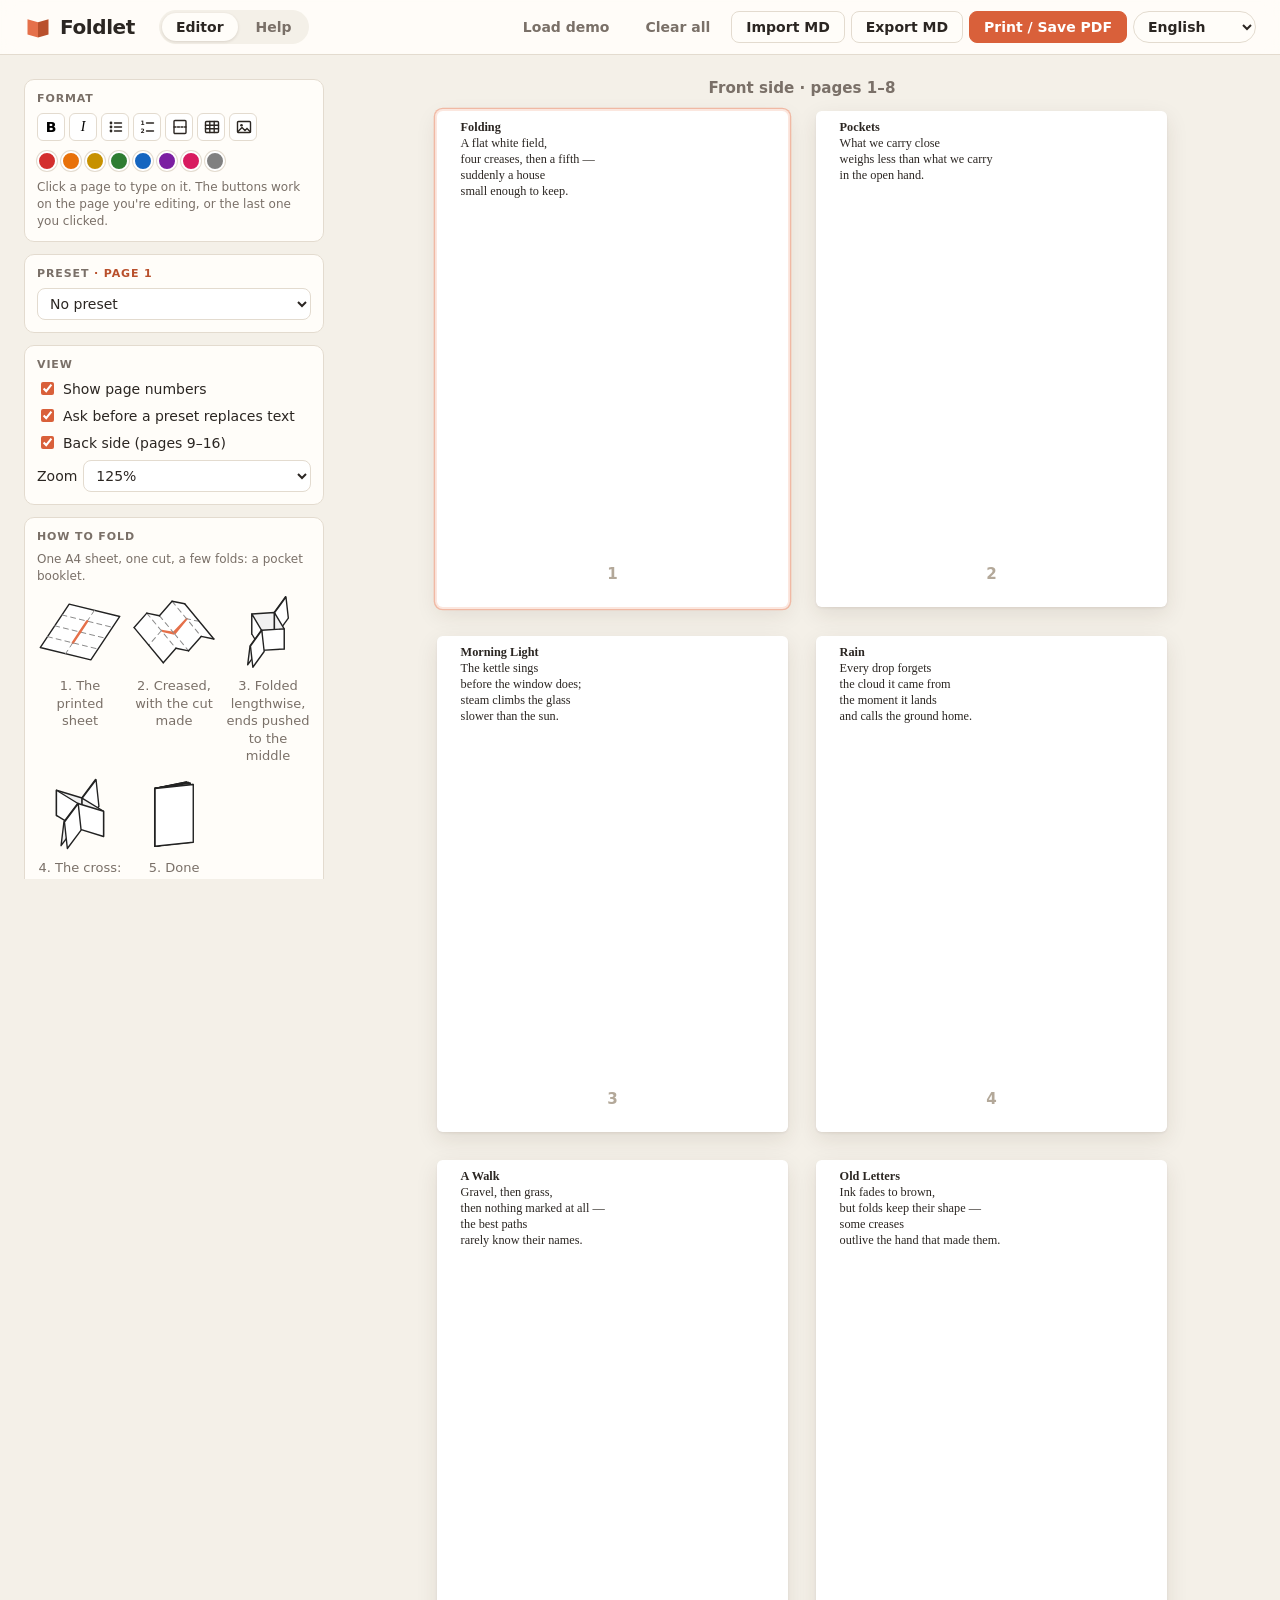
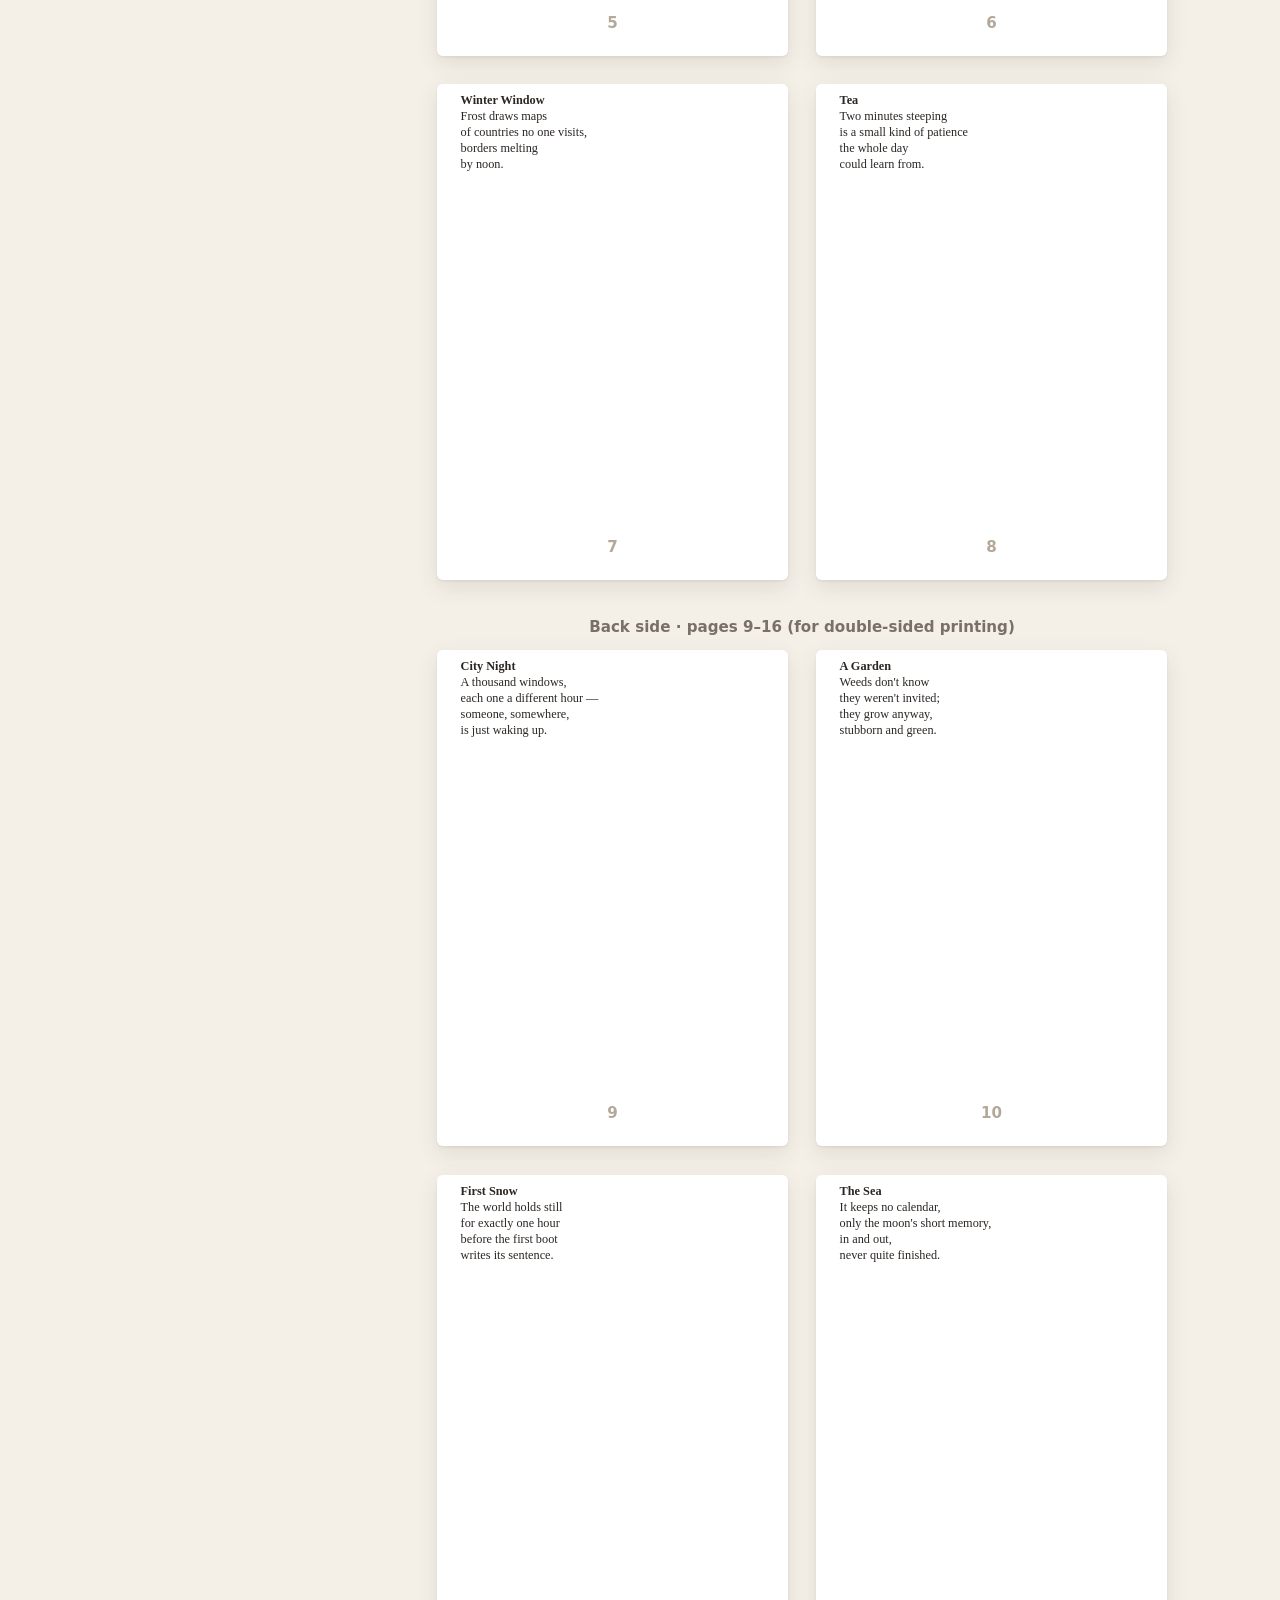
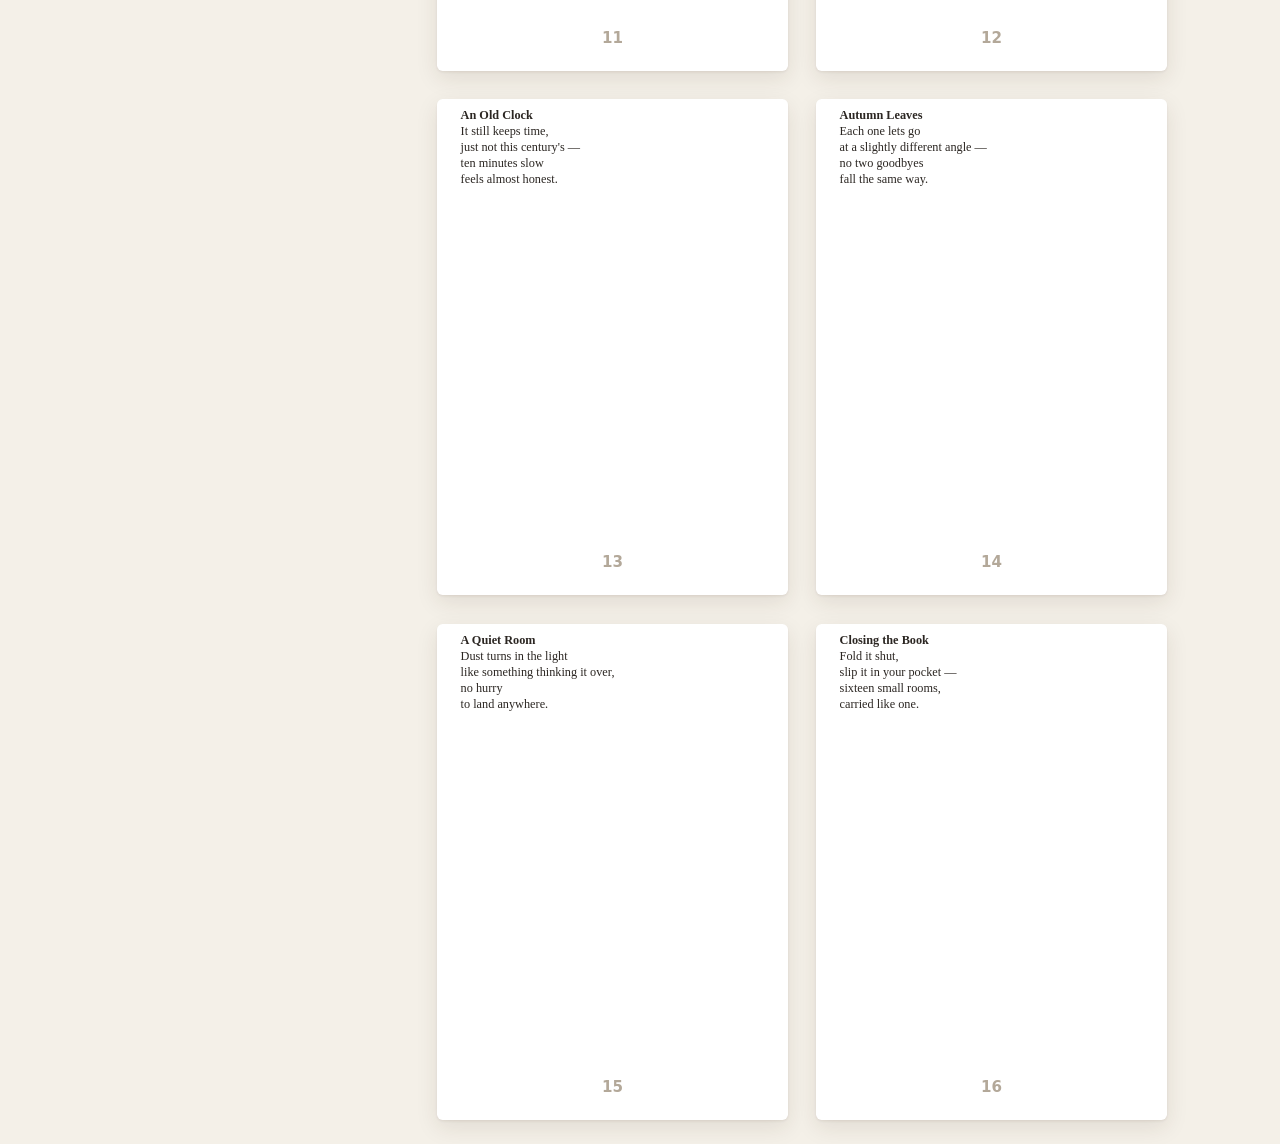
<file: web/index.html>
<!DOCTYPE html>
<html lang="en">
<head>
<meta charset="utf-8">
<title>Foldlet</title>
<!-- The editor moved to the site root; keep old links working. -->
<link rel="canonical" href="../">
<script>location.replace("../" + location.search + location.hash);</script>
<meta http-equiv="refresh" content="0; url=../">
</head>
<body>
<p>Foldlet has moved: <a href="../">open the editor</a>.</p>
</body>
</html>
</file>
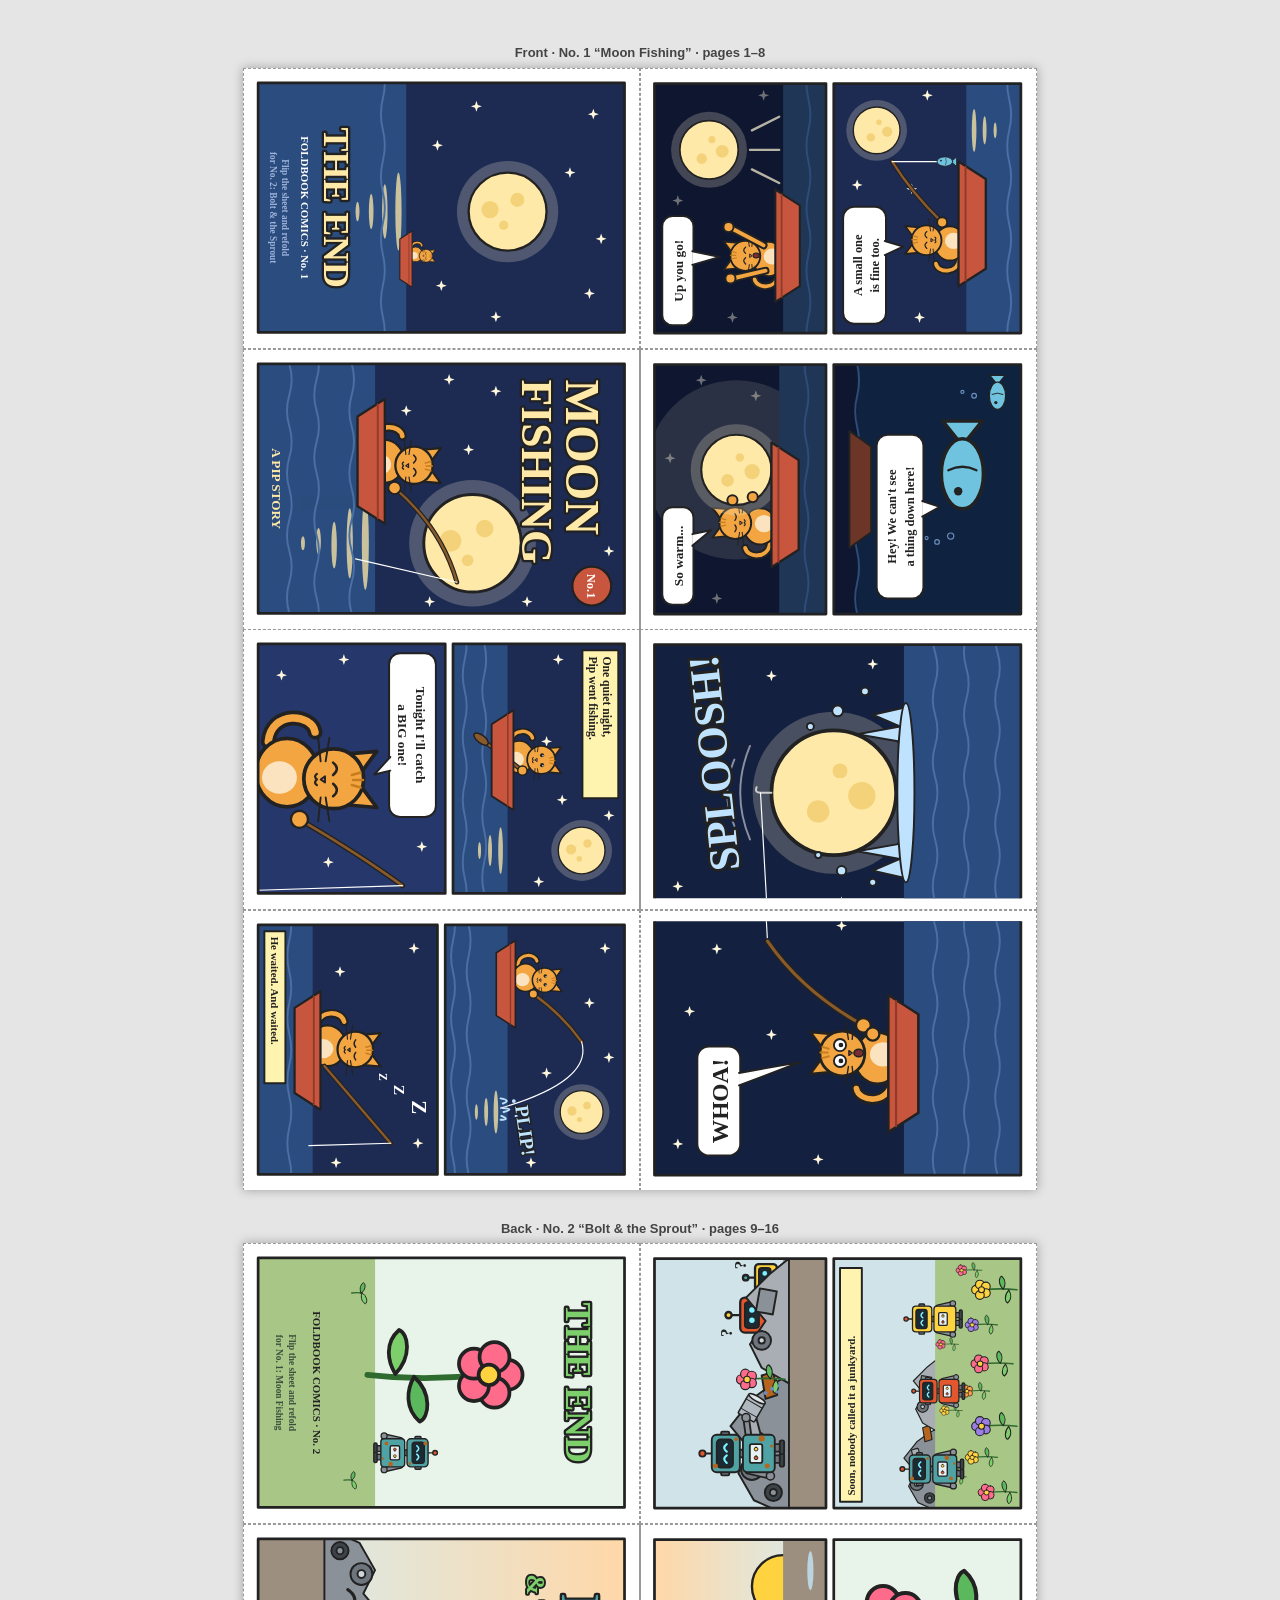
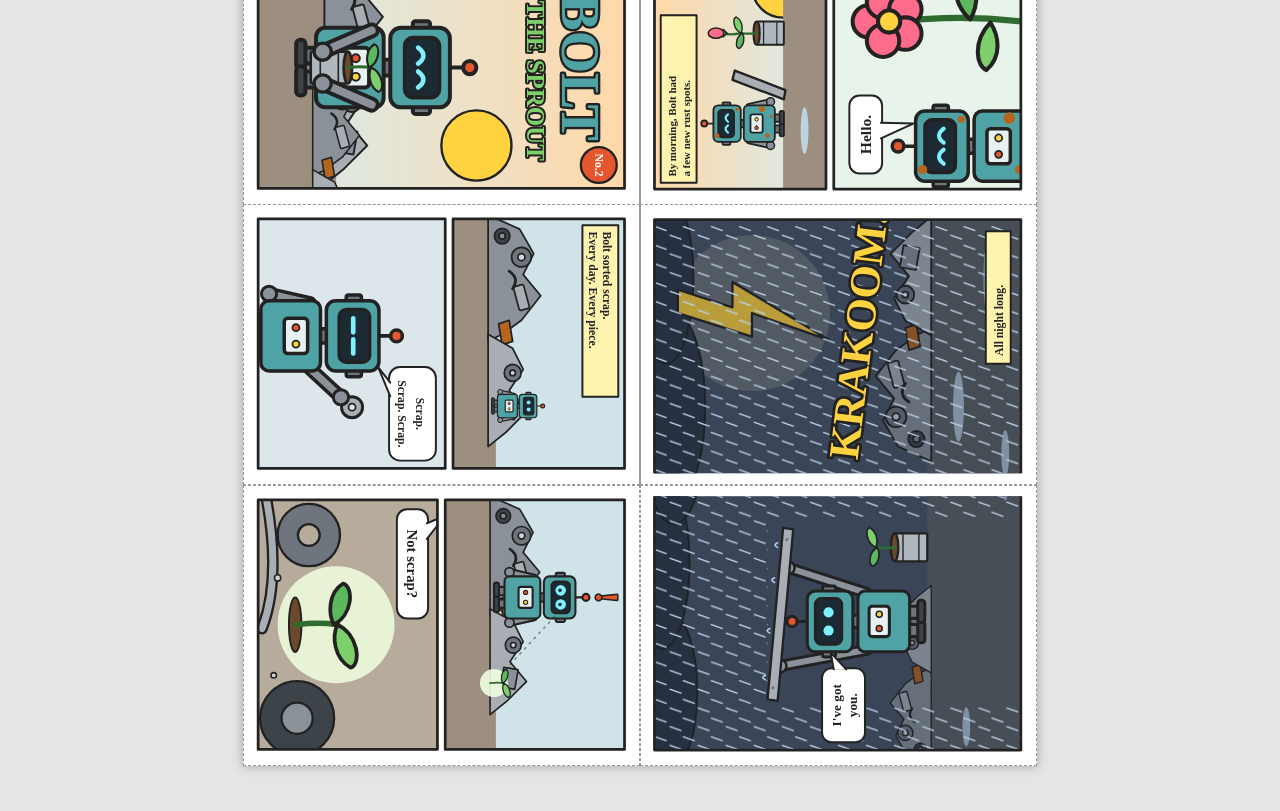
<file: comics/comics.html>
<!DOCTYPE html>
<html lang="en">
<head>
<meta charset="utf-8">
<title>Foldbook Comics</title>
<link rel="stylesheet" href="../layout.css">
<style>
  /* Screen-only chrome, same look as the editor. The printed geometry
     (grid, rotation, fold/cut lines) comes entirely from layout.css. */
  body {
    background: #e5e5e5;
    padding: 12mm;
    display: flex;
    flex-direction: column;
    align-items: center;
    gap: 8mm;
    font-family: sans-serif;
  }

  .sheet {
    background: #fff;
    box-shadow: 0 0 10px rgba(0, 0, 0, 0.3);
  }

  .sheet-group {
    display: flex;
    flex-direction: column;
    align-items: center;
    gap: 2mm;
  }

  .sheet-label {
    font-size: 13px;
    font-weight: bold;
    color: #444;
  }

  .cell-inner {
    padding: 3mm;
  }

  /* Every page is drawn in a 660x960 box, close to the 68.25 x 99 mm
     area left inside the 3mm padding. */
  .page {
    flex: 1 1 auto;
    min-height: 0;
    width: 100%;
  }

  @media print {
    body {
      background: #fff;
      padding: 0;
      display: block;
    }

    .no-print {
      display: none !important;
    }

    .sheet {
      box-shadow: none;
    }
  }
</style>
</head>
<body>

<!--
  Artwork. Each page is a <g id="..."> drawn in a 660x960 box, in normal
  reading orientation; the cells below just <use> it and layout.css rotates
  it into place. Spreads (pages 4|5 and 12|13) are drawn once in a 1320x960
  box, and each of the two cells shows its half through its own viewBox.

  Text inside <use> clones doesn't inherit from the page, so every page
  group carries its own font attributes.
-->
<svg width="0" height="0" style="position:absolute" aria-hidden="true">
<defs>
  <linearGradient id="dawn" x1="0" y1="0" x2="0" y2="1">
    <stop offset="0" stop-color="#ffd8a8"/>
    <stop offset="1" stop-color="#d6ecef"/>
  </linearGradient>

  <pattern id="rain" width="48" height="72" patternUnits="userSpaceOnUse">
    <path d="M34 2 L24 30 M12 40 L2 68" stroke="#b9cfe6" stroke-width="3.5" stroke-linecap="round" fill="none"/>
  </pattern>

  <!-- ===== Shared props ===== -->

  <g id="star">
    <path d="M0 -14 L3.5 -3.5 L14 0 L3.5 3.5 L0 14 L-3.5 3.5 L-14 0 L-3.5 -3.5 Z" fill="#fff8dc"/>
  </g>

  <!-- Radius 100 around the origin. -->
  <g id="moon">
    <circle r="130" fill="#fff6d5" opacity=".22"/>
    <circle r="100" fill="#ffe9a8" stroke="#222" stroke-width="6"/>
    <circle cx="-30" cy="-25" r="18" fill="#f3d27a"/>
    <circle cx="35" cy="10" r="12" fill="#f3d27a"/>
    <circle cx="-5" cy="45" r="22" fill="#f3d27a"/>
  </g>

  <!-- Hull 320 wide, 70 tall, origin at its top-left corner. -->
  <g id="boat" stroke="#222" stroke-width="6" stroke-linejoin="round">
    <path d="M0 0 L320 0 L275 70 L45 70 Z" fill="#c8553d"/>
    <path d="M14 18 L306 18" stroke="#8e3b2a" stroke-width="5"/>
  </g>

  <!-- Facing left, centred on the origin. -->
  <g id="fish" stroke="#222" stroke-width="5" stroke-linejoin="round">
    <path d="M40 0 L75 -28 L75 28 Z" fill="#6fc3df"/>
    <ellipse cx="0" cy="0" rx="50" ry="30" fill="#6fc3df"/>
    <circle cx="-25" cy="-6" r="6" fill="#222" stroke="none"/>
    <path d="M5 -20 Q15 0 5 20" fill="none" stroke-width="3.5"/>
  </g>

  <!-- Pip the cat, ~200x210, sitting, facing right. Face parts are separate
       so each panel picks an expression. -->
  <g id="pip" stroke="#222" stroke-width="6" stroke-linejoin="round" stroke-linecap="round">
    <path d="M50 190 C 0 185 5 120 35 115" fill="none" stroke-width="24"/>
    <path d="M50 190 C 0 185 5 120 35 115" fill="none" stroke="#f2a541" stroke-width="12"/>
    <ellipse cx="100" cy="160" rx="55" ry="50" fill="#f2a541"/>
    <ellipse cx="108" cy="172" rx="26" ry="28" fill="#fbe3bf" stroke="none"/>
    <path d="M70 62 L66 16 L104 44 Z" fill="#f2a541"/>
    <path d="M118 44 L156 16 L152 62 Z" fill="#f2a541"/>
    <circle cx="110" cy="85" r="48" fill="#f2a541"/>
    <path d="M100 42 L104 56 M112 38 L112 54 M124 42 L120 56" fill="none" stroke="#c77d1e" stroke-width="4"/>
    <path d="M106 99 L116 99 L111 106 Z" fill="#e5737a" stroke-width="3"/>
    <path d="M140 98 L178 92 M140 106 L178 110 M82 98 L44 92 M82 106 L44 110" fill="none" stroke-width="3"/>
  </g>
  <g id="pip-eyes">
    <circle cx="94" cy="82" r="7" fill="#222"/>
    <circle cx="128" cy="82" r="7" fill="#222"/>
    <circle cx="96" cy="79" r="2.5" fill="#fff"/>
    <circle cx="130" cy="79" r="2.5" fill="#fff"/>
  </g>
  <path id="pip-eyes-closed" d="M84 84 Q94 92 104 84 M118 84 Q128 92 138 84" fill="none" stroke="#222" stroke-width="4" stroke-linecap="round"/>
  <path id="pip-eyes-happy" d="M84 86 Q94 74 104 86 M118 86 Q128 74 138 86" fill="none" stroke="#222" stroke-width="4" stroke-linecap="round"/>
  <g id="pip-eyes-wide" stroke="#222" stroke-width="4">
    <circle cx="94" cy="80" r="13" fill="#fff"/>
    <circle cx="128" cy="80" r="13" fill="#fff"/>
    <circle cx="94" cy="82" r="5" fill="#222" stroke="none"/>
    <circle cx="128" cy="82" r="5" fill="#222" stroke="none"/>
  </g>
  <path id="pip-smile" d="M102 112 Q106 118 111 112 Q116 118 120 112" fill="none" stroke="#222" stroke-width="3.5" stroke-linecap="round"/>
  <ellipse id="pip-mouth-o" cx="111" cy="120" rx="8" ry="10" fill="#7a2e2e" stroke="#222" stroke-width="3.5"/>

  <!-- Bolt the robot, ~200x272, feet at y=272. Head and body take their
       colour from the <use>'s `color`, so the same drawing makes the other
       robots too. Arms are drawn per panel. -->
  <g id="bolt" stroke="#222" stroke-width="6" stroke-linejoin="round" stroke-linecap="round">
    <path d="M100 40 L100 14" fill="none"/>
    <circle cx="100" cy="10" r="10" fill="#e4572e"/>
    <rect x="70" y="238" width="24" height="26" fill="#6e757c"/>
    <rect x="106" y="238" width="24" height="26" fill="#6e757c"/>
    <rect x="58" y="258" width="44" height="14" rx="6" fill="#3d4449"/>
    <rect x="98" y="258" width="44" height="14" rx="6" fill="#3d4449"/>
    <rect x="88" y="126" width="24" height="18" fill="#6e757c"/>
    <rect x="40" y="140" width="120" height="102" rx="14" fill="currentColor"/>
    <rect x="70" y="162" width="60" height="40" rx="6" fill="#e8f1f2"/>
    <circle cx="86" cy="182" r="6" fill="#e4572e" stroke-width="3"/>
    <circle cx="114" cy="182" r="6" fill="#ffd23f" stroke-width="3"/>
    <rect x="30" y="70" width="12" height="26" rx="4" fill="#6e757c"/>
    <rect x="158" y="70" width="12" height="26" rx="4" fill="#6e757c"/>
    <rect x="40" y="40" width="120" height="90" rx="16" fill="currentColor"/>
    <rect x="55" y="56" width="90" height="52" rx="12" fill="#1c2b33"/>
  </g>
  <g id="bolt-eyes">
    <circle cx="82" cy="82" r="10" fill="#7ff0ff"/>
    <circle cx="118" cy="82" r="10" fill="#7ff0ff"/>
  </g>
  <path id="bolt-eyes-happy" d="M70 88 Q82 72 94 88 M106 88 Q118 72 130 88" fill="none" stroke="#7ff0ff" stroke-width="7" stroke-linecap="round"/>
  <path id="bolt-eyes-flat" d="M70 84 L94 84 M106 84 L130 84" fill="none" stroke="#7ff0ff" stroke-width="8" stroke-linecap="round"/>
  <g id="bolt-eyes-wide">
    <circle cx="80" cy="82" r="15" fill="#7ff0ff"/>
    <circle cx="120" cy="82" r="15" fill="#7ff0ff"/>
    <circle cx="80" cy="84" r="5" fill="#1c2b33"/>
    <circle cx="120" cy="84" r="5" fill="#1c2b33"/>
  </g>
  <!-- Drawn before #bolt so the body covers the shoulders. -->
  <g id="bolt-arms-down" fill="none" stroke-linecap="round">
    <path d="M44 158 L28 228 M156 158 L172 228" stroke="#222" stroke-width="24"/>
    <path d="M44 158 L28 228 M156 158 L172 228" stroke="#8a9199" stroke-width="12"/>
    <circle cx="28" cy="228" r="13" fill="#8a9199" stroke="#222" stroke-width="5"/>
    <circle cx="172" cy="228" r="13" fill="#8a9199" stroke="#222" stroke-width="5"/>
  </g>
  <g id="rust" fill="#b5651d">
    <circle cx="60" cy="52" r="8"/>
    <circle cx="146" cy="118" r="6"/>
    <circle cx="148" cy="200" r="10"/>
    <circle cx="60" cy="218" r="8"/>
    <circle cx="124" cy="232" r="5"/>
  </g>

  <!-- Origin at the soil line, ~70 tall. -->
  <g id="sprout" stroke="#222" stroke-width="4" stroke-linejoin="round" stroke-linecap="round">
    <path d="M0 0 Q -3 -24 0 -44" fill="none" stroke="#2f6b2f" stroke-width="6"/>
    <path d="M0 -40 C -10 -60 -40 -62 -44 -50 C -34 -34 -12 -34 0 -40 Z" fill="#5cb85c"/>
    <path d="M0 -44 C 10 -66 42 -70 46 -58 C 36 -40 12 -38 0 -44 Z" fill="#7ccf6a"/>
  </g>

  <!-- Origin at the ground, ~170 tall. Petals take the <use>'s `color`. -->
  <g id="flower" stroke="#222" stroke-width="4" stroke-linejoin="round" stroke-linecap="round">
    <path d="M0 0 Q 7 -60 0 -122" fill="none" stroke="#2f6b2f" stroke-width="6"/>
    <path d="M2 -50 C 20 -70 46 -66 50 -56 C 36 -40 16 -42 2 -50 Z" fill="#5cb85c"/>
    <path d="M-1 -30 C -20 -48 -44 -44 -48 -34 C -34 -18 -14 -22 -1 -30 Z" fill="#7ccf6a"/>
    <circle cx="0" cy="-150" r="16" fill="currentColor"/>
    <circle cx="19" cy="-136" r="16" fill="currentColor"/>
    <circle cx="12" cy="-114" r="16" fill="currentColor"/>
    <circle cx="-12" cy="-114" r="16" fill="currentColor"/>
    <circle cx="-19" cy="-136" r="16" fill="currentColor"/>
    <circle cx="0" cy="-130" r="11" fill="#ffd23f"/>
  </g>

  <!-- Tin can, origin at the bottom centre, 60x70. The lid (soil or empty)
       takes the <use>'s `color`. -->
  <g id="can" stroke="#222" stroke-width="5" stroke-linejoin="round">
    <rect x="-30" y="-70" width="60" height="70" rx="4" fill="#b0b8bf"/>
    <path d="M-30 -52 L30 -52 M-30 -18 L30 -18" fill="none" stroke-width="3"/>
    <ellipse cx="0" cy="-70" rx="30" ry="8" fill="currentColor"/>
  </g>

  <!-- A scrap heap 660 wide, origin at its bottom-left, rising to y=-150. -->
  <g id="junk" stroke="#222" stroke-width="5" stroke-linejoin="round">
    <path d="M0 0 L40 -90 L110 -130 L170 -100 L230 -150 L300 -95 L340 -40 L360 0 Z" fill="#8a9199"/>
    <circle cx="120" cy="-95" r="28" fill="#6e757c"/>
    <circle cx="120" cy="-95" r="10" fill="#cfd4d8"/>
    <rect x="200" y="-110" width="70" height="30" rx="4" fill="#a8aeb4" transform="rotate(-15 235 -95)"/>
    <path d="M300 -60 L360 -70 L370 -40 L310 -30 Z" fill="#b5651d"/>
    <circle cx="60" cy="-40" r="22" fill="#3d4449"/>
    <circle cx="60" cy="-40" r="9" fill="#8a9199"/>
    <path d="M160 -60 q 20 -30 50 -10" fill="none" stroke-width="8"/>
    <path d="M340 0 L380 -70 L440 -100 L500 -60 L560 -110 L620 -50 L660 0 Z" fill="#a8aeb4"/>
    <circle cx="450" cy="-70" r="24" fill="#6e757c"/>
    <circle cx="450" cy="-70" r="8" fill="#cfd4d8"/>
    <rect x="520" y="-80" width="60" height="44" fill="#8a9199" transform="rotate(10 550 -58)"/>
  </g>

  <!-- ===== Comic No. 1: Moon Fishing (pages 1-8) ===== -->

  <!-- Page 1: front cover -->
  <g id="a-1" font-family="'Comic Sans MS', 'Comic Neue', 'Chalkboard SE', cursive" font-weight="700" stroke-linejoin="round" stroke-linecap="round">
    <svg x="10" y="10" width="640" height="940">
      <rect width="640" height="940" fill="#1d2b53"/>
      <use href="#star" x="70" y="330"/>
      <use href="#star" x="220" y="400"/>
      <use href="#star" x="610" y="500"/>
      <use href="#star" x="120" y="560"/>
      <use href="#star" x="40" y="450"/>
      <use href="#star" x="270" y="520"/>
      <use href="#star" x="610" y="250"/>
      <use href="#star" x="480" y="40"/>
      <use href="#moon" transform="translate(460 390) scale(1.25)"/>
      <rect y="640" width="640" height="300" fill="#2b4c7e"/>
      <g fill="#ffe9a8" opacity=".75">
        <ellipse cx="460" cy="665" rx="120" ry="9"/>
        <ellipse cx="460" cy="705" rx="90" ry="8"/>
        <ellipse cx="465" cy="745" rx="60" ry="7"/>
        <ellipse cx="455" cy="785" rx="34" ry="6"/>
        <ellipse cx="460" cy="825" rx="18" ry="5"/>
      </g>
      <g fill="none" stroke="#4a6fa5" stroke-width="5">
        <path d="M0 700 q40 -12 80 0 t80 0 t80 0 t80 0 t80 0 t80 0 t80 0 t80 0"/>
        <path d="M-40 790 q40 -12 80 0 t80 0 t80 0 t80 0 t80 0 t80 0 t80 0 t80 0 t80 0"/>
        <path d="M0 860 q40 -12 80 0 t80 0 t80 0 t80 0 t80 0 t80 0 t80 0 t80 0"/>
      </g>
      <g transform="translate(150 455)">
        <use href="#pip"/><use href="#pip-eyes-happy"/><use href="#pip-smile"/>
      </g>
      <path d="M318 590 Q420 470 560 430" fill="none" stroke="#222" stroke-width="12"/>
      <path d="M318 590 Q420 470 560 430" fill="none" stroke="#8b5a2b" stroke-width="6"/>
      <path d="M560 430 L500 690" stroke="#fff" stroke-width="3"/>
      <circle cx="318" cy="590" r="16" fill="#f2a541" stroke="#222" stroke-width="5"/>
      <use href="#boat" transform="translate(90 615)"/>
      <text x="40" y="150" font-size="124" fill="#ffe9a8" stroke="#222" stroke-width="12" paint-order="stroke">MOON</text>
      <text x="40" y="262" font-size="112" fill="#ffe9a8" stroke="#222" stroke-width="12" paint-order="stroke">FISHING</text>
      <circle cx="570" cy="84" r="50" fill="#c8553d" stroke="#222" stroke-width="6"/>
      <text x="570" y="96" font-size="32" text-anchor="middle" fill="#fff">No.1</text>
      <text x="320" y="905" font-size="34" text-anchor="middle" fill="#ffe9a8">A PIP STORY</text>
    </svg>
    <rect x="10" y="10" width="640" height="940" fill="none" stroke="#222" stroke-width="7"/>
  </g>

  <!-- Page 2 -->
  <g id="a-2" font-family="'Comic Sans MS', 'Comic Neue', 'Chalkboard SE', cursive" font-weight="700" stroke-linejoin="round" stroke-linecap="round">
    <svg x="10" y="10" width="640" height="440">
      <rect width="640" height="440" fill="#1d2b53"/>
      <use href="#star" x="440" y="40"/>
      <use href="#star" x="610" y="220"/>
      <use href="#star" x="400" y="160"/>
      <use href="#star" x="40" y="170"/>
      <use href="#star" x="250" y="200"/>
      <use href="#moon" transform="translate(530 110) scale(.6)"/>
      <rect y="300" width="640" height="140" fill="#2b4c7e"/>
      <g fill="#ffe9a8" opacity=".75">
        <ellipse cx="530" cy="318" rx="60" ry="6"/>
        <ellipse cx="530" cy="345" rx="40" ry="5"/>
        <ellipse cx="530" cy="372" rx="22" ry="4"/>
      </g>
      <g fill="none" stroke="#4a6fa5" stroke-width="5">
        <path d="M0 360 q40 -10 80 0 t80 0 t80 0 t80 0 t80 0 t80 0 t80 0 t80 0"/>
        <path d="M-40 410 q40 -10 80 0 t80 0 t80 0 t80 0 t80 0 t80 0 t80 0 t80 0 t80 0"/>
      </g>
      <g transform="translate(215 150) scale(.75)">
        <use href="#pip"/><use href="#pip-eyes"/><use href="#pip-smile"/>
      </g>
      <path d="M325 262 L250 360" stroke="#222" stroke-width="12"/>
      <path d="M325 262 L250 360" stroke="#8b5a2b" stroke-width="6"/>
      <ellipse cx="244" cy="368" rx="10" ry="22" transform="rotate(38 244 368)" fill="#8b5a2b" stroke="#222" stroke-width="4"/>
      <circle cx="325" cy="262" r="12" fill="#f2a541" stroke="#222" stroke-width="4"/>
      <use href="#boat" transform="translate(170 285) scale(.8)"/>
      <rect x="16" y="16" width="380" height="92" fill="#fff3b0" stroke="#222" stroke-width="5"/>
      <text x="32" y="54" font-size="30" fill="#222">One quiet night,</text>
      <text x="32" y="92" font-size="30" fill="#222">Pip went fishing.</text>
    </svg>
    <rect x="10" y="10" width="640" height="440" fill="none" stroke="#222" stroke-width="7"/>

    <svg x="10" y="470" width="640" height="480">
      <rect width="640" height="480" fill="#26386b"/>
      <use href="#star" x="560" y="300"/>
      <use href="#star" x="40" y="260"/>
      <use href="#star" x="520" y="60"/>
      <use href="#star" x="80" y="420"/>
      <g transform="translate(170 150) scale(1.6)">
        <use href="#pip"/><use href="#pip-eyes-happy"/><use href="#pip-smile"/>
      </g>
      <path d="M450 374 Q540 220 620 110" fill="none" stroke="#222" stroke-width="14"/>
      <path d="M450 374 Q540 220 620 110" fill="none" stroke="#8b5a2b" stroke-width="7"/>
      <path d="M620 110 L632 480" stroke="#fff" stroke-width="3"/>
      <circle cx="450" cy="374" r="22" fill="#f2a541" stroke="#222" stroke-width="6"/>
      <rect x="24" y="24" width="420" height="120" rx="28" fill="#fff" stroke="#222" stroke-width="5"/>
      <path d="M290 141 L335 182 L325 141" fill="#fff" stroke="#222" stroke-width="5"/>
      <text x="234" y="74" font-size="34" text-anchor="middle" fill="#222">Tonight I'll catch</text>
      <text x="234" y="122" font-size="34" text-anchor="middle" fill="#222">a BIG one!</text>
    </svg>
    <rect x="10" y="470" width="640" height="480" fill="none" stroke="#222" stroke-width="7"/>
  </g>

  <!-- Page 3 -->
  <g id="a-3" font-family="'Comic Sans MS', 'Comic Neue', 'Chalkboard SE', cursive" font-weight="700" stroke-linejoin="round" stroke-linecap="round">
    <svg x="10" y="10" width="640" height="460">
      <rect width="640" height="460" fill="#1d2b53"/>
      <use href="#star" x="60" y="50"/>
      <use href="#star" x="200" y="90"/>
      <use href="#star" x="340" y="40"/>
      <use href="#star" x="610" y="240"/>
      <use href="#star" x="380" y="200"/>
      <use href="#moon" transform="translate(480 110) scale(.55)"/>
      <rect y="300" width="640" height="160" fill="#2b4c7e"/>
      <g fill="#ffe9a8" opacity=".75">
        <ellipse cx="480" cy="330" rx="55" ry="6"/>
        <ellipse cx="480" cy="355" rx="36" ry="5"/>
        <ellipse cx="480" cy="380" rx="20" ry="4"/>
      </g>
      <g fill="none" stroke="#4a6fa5" stroke-width="5">
        <path d="M0 400 q40 -10 80 0 t80 0 t80 0 t80 0 t80 0 t80 0 t80 0 t80 0"/>
        <path d="M-40 440 q40 -10 80 0 t80 0 t80 0 t80 0 t80 0 t80 0 t80 0 t80 0 t80 0"/>
      </g>
      <g transform="translate(70 150) scale(.65)">
        <use href="#pip"/><use href="#pip-eyes"/><use href="#pip-smile"/>
      </g>
      <path d="M177 234 Q230 160 300 110" fill="none" stroke="#222" stroke-width="12"/>
      <path d="M177 234 Q230 160 300 110" fill="none" stroke="#8b5a2b" stroke-width="6"/>
      <path d="M300 110 Q400 80 470 318" fill="none" stroke="#fff" stroke-width="3"/>
      <circle cx="177" cy="234" r="11" fill="#f2a541" stroke="#222" stroke-width="4"/>
      <use href="#boat" transform="translate(40 280) scale(.7)"/>
      <path d="M445 318 Q450 290 458 312 M470 312 Q472 280 480 310 M490 316 Q500 292 500 318" fill="none" stroke="#bfe3ff" stroke-width="5"/>
      <circle cx="452" cy="284" r="5" fill="#bfe3ff"/>
      <circle cx="490" cy="278" r="4" fill="#bfe3ff"/>
      <text x="530" y="272" font-size="50" text-anchor="middle" fill="#bfe3ff" stroke="#222" stroke-width="8" paint-order="stroke" transform="rotate(-8 530 272)">PLIP!</text>
    </svg>
    <rect x="10" y="10" width="640" height="460" fill="none" stroke="#222" stroke-width="7"/>

    <svg x="10" y="490" width="640" height="460">
      <rect width="640" height="460" fill="#1d2b53"/>
      <use href="#star" x="60" y="60"/>
      <use href="#star" x="560" y="50"/>
      <use href="#star" x="610" y="260"/>
      <use href="#star" x="120" y="250"/>
      <rect y="320" width="640" height="140" fill="#2b4c7e"/>
      <g fill="none" stroke="#4a6fa5" stroke-width="5">
        <path d="M-40 380 q40 -10 80 0 t80 0 t80 0 t80 0 t80 0 t80 0 t80 0 t80 0 t80 0"/>
      </g>
      <g transform="translate(215 130) scale(.95)">
        <use href="#pip"/><use href="#pip-eyes-closed"/><use href="#pip-smile"/>
      </g>
      <path d="M362 290 L560 120" stroke="#222" stroke-width="12"/>
      <path d="M362 290 L560 120" stroke="#8b5a2b" stroke-width="6"/>
      <path d="M560 120 L566 330" stroke="#fff" stroke-width="3"/>
      <use href="#boat" transform="translate(170 300) scale(.95)"/>
      <text x="380" y="150" font-size="30" fill="#fff">Z</text>
      <text x="410" y="112" font-size="40" fill="#fff">Z</text>
      <text x="450" y="66" font-size="54" fill="#fff">Z</text>
      <rect x="16" y="390" width="390" height="54" fill="#fff3b0" stroke="#222" stroke-width="5"/>
      <text x="30" y="427" font-size="28" fill="#222">He waited. And waited.</text>
    </svg>
    <rect x="10" y="490" width="640" height="460" fill="none" stroke="#222" stroke-width="7"/>
  </g>

  <!-- Pages 4|5: one wide panel across the spread (1320x960). -->
  <g id="a-45" font-family="'Comic Sans MS', 'Comic Neue', 'Chalkboard SE', cursive" font-weight="700" stroke-linejoin="round" stroke-linecap="round">
    <svg x="10" y="10" width="1300" height="940">
      <rect width="1300" height="940" fill="#14203f"/>
      <use href="#star" x="80" y="60"/>
      <use href="#star" x="420" y="90"/>
      <use href="#star" x="580" y="160"/>
      <use href="#star" x="640" y="480"/>
      <use href="#star" x="1220" y="300"/>
      <use href="#star" x="1250" y="560"/>
      <use href="#star" x="40" y="420"/>
      <use href="#star" x="680" y="60"/>
      <use href="#star" x="360" y="300"/>
      <use href="#moon" transform="translate(920 460) scale(1.6)"/>
      <rect y="640" width="1300" height="300" fill="#2b4c7e"/>
      <g fill="none" stroke="#4a6fa5" stroke-width="5">
        <path d="M0 720 q40 -12 80 0 t80 0 t80 0 t80 0 t80 0 t80 0 t80 0 t80 0 t80 0 t80 0 t80 0 t80 0 t80 0 t80 0 t80 0 t80 0 t80 0"/>
        <path d="M-40 800 q40 -12 80 0 t80 0 t80 0 t80 0 t80 0 t80 0 t80 0 t80 0 t80 0 t80 0 t80 0 t80 0 t80 0 t80 0 t80 0 t80 0 t80 0 t80 0"/>
        <path d="M0 880 q40 -12 80 0 t80 0 t80 0 t80 0 t80 0 t80 0 t80 0 t80 0 t80 0 t80 0 t80 0 t80 0 t80 0 t80 0 t80 0 t80 0 t80 0"/>
      </g>
      <g fill="#bfe3ff" stroke="#222" stroke-width="5">
        <path d="M700 648 L720 560 L750 630 L770 520 L790 636 Z"/>
        <path d="M1050 636 L1070 520 L1090 630 L1120 560 L1140 648 Z"/>
        <ellipse cx="920" cy="645" rx="230" ry="22"/>
        <circle cx="720" cy="480" r="12"/>
        <circle cx="1130" cy="470" r="14"/>
        <circle cx="760" cy="420" r="8"/>
        <circle cx="1090" cy="400" r="9"/>
        <circle cx="1180" cy="540" r="10"/>
        <circle cx="690" cy="560" r="9"/>
      </g>
      <g fill="none" stroke="#fff" stroke-width="5" opacity=".5">
        <path d="M800 245 Q920 195 1040 245"/>
        <path d="M835 205 Q920 168 1005 205"/>
      </g>
      <path d="M920 300 L920 272 Q920 256 934 262" fill="none" stroke="#ccc" stroke-width="5"/>
      <path d="M600 290 L920 272" stroke="#fff" stroke-width="3"/>
      <g transform="translate(180 380) scale(1.2)">
        <use href="#pip"/><use href="#pip-eyes-wide"/><use href="#pip-mouth-o"/>
      </g>
      <path d="M384 536 Q470 380 600 290" fill="none" stroke="#222" stroke-width="16"/>
      <path d="M384 536 Q470 380 600 290" fill="none" stroke="#8b5a2b" stroke-width="8"/>
      <circle cx="384" cy="536" r="19" fill="#f2a541" stroke="#222" stroke-width="6"/>
      <circle cx="362" cy="560" r="17" fill="#f2a541" stroke="#222" stroke-width="6"/>
      <use href="#boat" transform="translate(110 600) scale(1.1)"/>
      <rect x="50" y="110" width="280" height="110" rx="30" fill="#fff" stroke="#222" stroke-width="5"/>
      <path d="M230 217 L290 375 L262 217" fill="#fff" stroke="#222" stroke-width="5"/>
      <text x="190" y="188" font-size="60" text-anchor="middle" fill="#222">WHOA!</text>
      <text x="1000" y="190" font-size="110" text-anchor="middle" fill="#bfe3ff" stroke="#222" stroke-width="14" paint-order="stroke" transform="rotate(-6 1000 190)">SPLOOSH!</text>
    </svg>
    <rect x="10" y="10" width="1300" height="940" fill="none" stroke="#222" stroke-width="7"/>
  </g>

  <!-- Page 6 -->
  <g id="a-6" font-family="'Comic Sans MS', 'Comic Neue', 'Chalkboard SE', cursive" font-weight="700" stroke-linejoin="round" stroke-linecap="round">
    <svg x="10" y="10" width="640" height="440">
      <rect width="640" height="440" fill="#0e1630"/>
      <use href="#star" x="400" y="40" opacity=".4"/>
      <use href="#star" x="600" y="120" opacity=".4"/>
      <use href="#star" x="40" y="160" opacity=".4"/>
      <use href="#star" x="560" y="260" opacity=".4"/>
      <circle cx="370" cy="210" r="230" fill="#fff6d5" opacity=".12"/>
      <rect y="320" width="640" height="120" fill="#1f3657"/>
      <g fill="none" stroke="#2e4c78" stroke-width="5">
        <path d="M-40 390 q40 -10 80 0 t80 0 t80 0 t80 0 t80 0 t80 0 t80 0 t80 0 t80 0"/>
      </g>
      <g transform="translate(140 135) scale(.85)">
        <use href="#pip"/><use href="#pip-eyes-closed"/><use href="#pip-smile"/>
      </g>
      <use href="#moon" transform="translate(370 210) scale(.9)"/>
      <circle cx="292" cy="200" r="13" fill="#f2a541" stroke="#222" stroke-width="5"/>
      <circle cx="300" cy="252" r="13" fill="#f2a541" stroke="#222" stroke-width="5"/>
      <use href="#boat" transform="translate(120 300)"/>
      <rect x="24" y="20" width="250" height="80" rx="26" fill="#fff" stroke="#222" stroke-width="5"/>
      <path d="M175 97 L215 145 L205 97" fill="#fff" stroke="#222" stroke-width="5"/>
      <text x="149" y="72" font-size="34" text-anchor="middle" fill="#222">So warm...</text>
    </svg>
    <rect x="10" y="10" width="640" height="440" fill="none" stroke="#222" stroke-width="7"/>

    <svg x="10" y="470" width="640" height="480">
      <rect width="640" height="480" fill="#0f2240"/>
      <rect width="640" height="60" fill="#0e1630"/>
      <path d="M0 60 q40 -10 80 0 t80 0 t80 0 t80 0 t80 0 t80 0 t80 0 t80 0" fill="none" stroke="#2e4c78" stroke-width="5"/>
      <path d="M170 40 L470 40 L430 96 L210 96 Z" fill="#6b3528" stroke="#222" stroke-width="5"/>
      <g fill="none" stroke="#6d8fbf" stroke-width="3">
        <circle cx="200" cy="300" r="8"/>
        <circle cx="185" cy="265" r="6"/>
        <circle cx="195" cy="238" r="4"/>
        <circle cx="560" cy="360" r="6"/>
        <circle cx="570" cy="330" r="4"/>
      </g>
      <use href="#fish" transform="translate(360 330) scale(1.8)"/>
      <use href="#fish" transform="translate(560 420) scale(.7)"/>
      <rect x="40" y="110" width="420" height="120" rx="28" fill="#fff" stroke="#222" stroke-width="5"/>
      <path d="M250 227 L275 272 L290 227" fill="#fff" stroke="#222" stroke-width="5"/>
      <text x="250" y="160" font-size="32" text-anchor="middle" fill="#222">Hey! We can't see</text>
      <text x="250" y="206" font-size="32" text-anchor="middle" fill="#222">a thing down here!</text>
    </svg>
    <rect x="10" y="470" width="640" height="480" fill="none" stroke="#222" stroke-width="7"/>
  </g>

  <!-- Page 7 -->
  <g id="a-7" font-family="'Comic Sans MS', 'Comic Neue', 'Chalkboard SE', cursive" font-weight="700" stroke-linejoin="round" stroke-linecap="round">
    <svg x="10" y="10" width="640" height="440">
      <rect width="640" height="440" fill="#0e1630"/>
      <use href="#star" x="340" y="60" opacity=".4"/>
      <use href="#star" x="610" y="280" opacity=".4"/>
      <use href="#star" x="40" y="200" opacity=".4"/>
      <rect y="330" width="640" height="110" fill="#1f3657"/>
      <g fill="none" stroke="#2e4c78" stroke-width="5">
        <path d="M-40 395 q40 -10 80 0 t80 0 t80 0 t80 0 t80 0 t80 0 t80 0 t80 0 t80 0"/>
      </g>
      <use href="#moon" transform="translate(470 140) scale(.75)"/>
      <path d="M420 250 L385 320 M470 245 L470 320 M520 250 L555 320" fill="none" stroke="#fff6d5" stroke-width="6" opacity=".7"/>
      <g transform="translate(110 165) scale(.8)">
        <use href="#pip"/><use href="#pip-eyes-happy"/><use href="#pip-mouth-o"/>
      </g>
      <path d="M160 285 L140 200 M225 280 L270 195" fill="none" stroke="#222" stroke-width="20"/>
      <path d="M160 285 L140 200 M225 280 L270 195" fill="none" stroke="#f2a541" stroke-width="10"/>
      <circle cx="140" cy="195" r="13" fill="#f2a541" stroke="#222" stroke-width="5"/>
      <circle cx="272" cy="190" r="13" fill="#f2a541" stroke="#222" stroke-width="5"/>
      <use href="#boat" transform="translate(80 310) scale(.9)"/>
      <rect x="20" y="20" width="280" height="80" rx="26" fill="#fff" stroke="#222" stroke-width="5"/>
      <path d="M175 97 L195 168 L210 97" fill="#fff" stroke="#222" stroke-width="5"/>
      <text x="160" y="72" font-size="34" text-anchor="middle" fill="#222">Up you go!</text>
    </svg>
    <rect x="10" y="10" width="640" height="440" fill="none" stroke="#222" stroke-width="7"/>

    <svg x="10" y="470" width="640" height="480">
      <rect width="640" height="480" fill="#1d2b53"/>
      <use href="#star" x="380" y="60"/>
      <use href="#star" x="610" y="240"/>
      <use href="#star" x="370" y="200"/>
      <use href="#star" x="40" y="220"/>
      <use href="#moon" transform="translate(520 110) scale(.6)"/>
      <rect y="340" width="640" height="140" fill="#2b4c7e"/>
      <g fill="#ffe9a8" opacity=".75">
        <ellipse cx="520" cy="360" rx="55" ry="6"/>
        <ellipse cx="520" cy="387" rx="36" ry="5"/>
        <ellipse cx="520" cy="414" rx="20" ry="4"/>
      </g>
      <g fill="none" stroke="#4a6fa5" stroke-width="5">
        <path d="M-40 450 q40 -10 80 0 t80 0 t80 0 t80 0 t80 0 t80 0 t80 0 t80 0 t80 0"/>
      </g>
      <g transform="translate(150 170) scale(.8)">
        <use href="#pip"/><use href="#pip-eyes-happy"/><use href="#pip-smile"/>
      </g>
      <path d="M284 278 Q360 200 440 150" fill="none" stroke="#222" stroke-width="12"/>
      <path d="M284 278 Q360 200 440 150" fill="none" stroke="#8b5a2b" stroke-width="6"/>
      <path d="M440 150 L440 265" stroke="#fff" stroke-width="3"/>
      <use href="#fish" transform="translate(440 285) rotate(90) scale(.4)"/>
      <circle cx="284" cy="278" r="13" fill="#f2a541" stroke="#222" stroke-width="5"/>
      <use href="#boat" transform="translate(120 320)"/>
      <rect x="24" y="24" width="300" height="110" rx="28" fill="#fff" stroke="#222" stroke-width="5"/>
      <path d="M200 131 L222 178 L236 131" fill="#fff" stroke="#222" stroke-width="5"/>
      <text x="174" y="72" font-size="32" text-anchor="middle" fill="#222">A small one</text>
      <text x="174" y="116" font-size="32" text-anchor="middle" fill="#222">is fine too.</text>
    </svg>
    <rect x="10" y="470" width="640" height="480" fill="none" stroke="#222" stroke-width="7"/>
  </g>

  <!-- Page 8: back cover -->
  <g id="a-8" font-family="'Comic Sans MS', 'Comic Neue', 'Chalkboard SE', cursive" font-weight="700" stroke-linejoin="round" stroke-linecap="round">
    <svg x="10" y="10" width="640" height="940">
      <rect width="640" height="940" fill="#1d2b53"/>
      <use href="#star" x="80" y="80"/>
      <use href="#star" x="230" y="140"/>
      <use href="#star" x="540" y="90"/>
      <use href="#star" x="600" y="330"/>
      <use href="#star" x="60" y="380"/>
      <use href="#star" x="160" y="480"/>
      <use href="#star" x="520" y="470"/>
      <use href="#star" x="400" y="60"/>
      <use href="#moon" transform="translate(330 300)"/>
      <rect y="560" width="640" height="380" fill="#2b4c7e"/>
      <g fill="#ffe9a8" opacity=".75">
        <ellipse cx="330" cy="580" rx="100" ry="8"/>
        <ellipse cx="330" cy="615" rx="70" ry="7"/>
        <ellipse cx="330" cy="650" rx="45" ry="6"/>
        <ellipse cx="330" cy="685" rx="25" ry="5"/>
      </g>
      <g fill="none" stroke="#4a6fa5" stroke-width="5">
        <path d="M-40 620 q40 -10 80 0 t80 0 t80 0 t80 0 t80 0 t80 0 t80 0 t80 0 t80 0"/>
      </g>
      <g transform="translate(405 480) scale(.35)">
        <use href="#pip"/><use href="#pip-eyes-closed"/>
      </g>
      <use href="#boat" transform="translate(380 545) scale(.45)"/>
      <text x="320" y="770" font-size="92" text-anchor="middle" fill="#ffe9a8" stroke="#222" stroke-width="12" paint-order="stroke">THE END</text>
      <text x="320" y="830" font-size="28" text-anchor="middle" fill="#fff">FOLDBOOK COMICS · No. 1</text>
      <text x="320" y="878" font-size="24" text-anchor="middle" fill="#9fb3d9">Flip the sheet and refold</text>
      <text x="320" y="910" font-size="24" text-anchor="middle" fill="#9fb3d9">for No. 2: Bolt &amp; the Sprout</text>
    </svg>
    <rect x="10" y="10" width="640" height="940" fill="none" stroke="#222" stroke-width="7"/>
  </g>

  <!-- ===== Comic No. 2: Bolt & the Sprout (pages 9-16) ===== -->

  <!-- Page 9: front cover -->
  <g id="b-1" font-family="'Comic Sans MS', 'Comic Neue', 'Chalkboard SE', cursive" font-weight="700" stroke-linejoin="round" stroke-linecap="round">
    <svg x="10" y="10" width="640" height="940">
      <rect width="640" height="940" fill="url(#dawn)"/>
      <circle cx="530" cy="380" r="90" fill="#ffd23f" stroke="#222" stroke-width="6"/>
      <rect y="740" width="640" height="200" fill="#9c8f7f"/>
      <use href="#junk" transform="translate(-30 770)"/>
      <use href="#junk" transform="translate(320 800) scale(.8)"/>
      <g transform="translate(160 380) scale(1.7)">
        <use href="#bolt" color="#4fa3a5"/>
        <use href="#bolt-eyes-happy"/>
        <use href="#can" color="#6b4a2b" transform="translate(100 250) scale(.8)"/>
        <use href="#sprout" transform="translate(100 194) scale(.8)"/>
        <path d="M44 158 L76 232 M156 158 L124 232" fill="none" stroke="#222" stroke-width="24"/>
        <path d="M44 158 L76 232 M156 158 L124 232" fill="none" stroke="#8a9199" stroke-width="12"/>
        <circle cx="76" cy="232" r="13" fill="#8a9199" stroke="#222" stroke-width="5"/>
        <circle cx="124" cy="232" r="13" fill="#8a9199" stroke="#222" stroke-width="5"/>
      </g>
      <text x="330" y="160" font-size="140" text-anchor="middle" fill="#4fa3a5" stroke="#222" stroke-width="12" paint-order="stroke">BOLT</text>
      <text x="330" y="250" font-size="64" text-anchor="middle" fill="#7ccf6a" stroke="#222" stroke-width="10" paint-order="stroke">&amp; THE SPROUT</text>
      <circle cx="580" cy="66" r="46" fill="#e4572e" stroke="#222" stroke-width="6"/>
      <text x="580" y="77" font-size="30" text-anchor="middle" fill="#fff">No.2</text>
    </svg>
    <rect x="10" y="10" width="640" height="940" fill="none" stroke="#222" stroke-width="7"/>
  </g>

  <!-- Page 10 -->
  <g id="b-2" font-family="'Comic Sans MS', 'Comic Neue', 'Chalkboard SE', cursive" font-weight="700" stroke-linejoin="round" stroke-linecap="round">
    <svg x="10" y="10" width="640" height="440">
      <rect width="640" height="440" fill="#cfe3e8"/>
      <rect y="330" width="640" height="110" fill="#9c8f7f"/>
      <use href="#junk" transform="translate(-10 350) scale(.9)"/>
      <g transform="translate(430 205) scale(.5)">
        <use href="#bolt-arms-down"/>
        <use href="#bolt" color="#4fa3a5"/>
        <use href="#bolt-eyes"/>
      </g>
      <rect x="16" y="16" width="440" height="92" fill="#fff3b0" stroke="#222" stroke-width="5"/>
      <text x="32" y="54" font-size="30" fill="#222">Bolt sorted scrap.</text>
      <text x="32" y="92" font-size="30" fill="#222">Every day. Every piece.</text>
    </svg>
    <rect x="10" y="10" width="640" height="440" fill="none" stroke="#222" stroke-width="7"/>

    <svg x="10" y="470" width="640" height="480">
      <rect width="640" height="480" fill="#dde6ea"/>
      <g transform="translate(150 110) scale(1.5)">
        <path d="M44 158 L28 228 M156 158 L205 105" fill="none" stroke="#222" stroke-width="24"/>
        <path d="M44 158 L28 228 M156 158 L205 105" fill="none" stroke="#8a9199" stroke-width="12"/>
        <circle cx="28" cy="228" r="13" fill="#8a9199" stroke="#222" stroke-width="5"/>
        <use href="#bolt" color="#4fa3a5"/>
        <use href="#bolt-eyes-flat"/>
        <circle cx="222" cy="86" r="18" fill="#a8aeb4" stroke="#222" stroke-width="5"/>
        <circle cx="222" cy="86" r="6" fill="#dde6ea" stroke="#222" stroke-width="3"/>
        <circle cx="205" cy="105" r="13" fill="#8a9199" stroke="#222" stroke-width="5"/>
      </g>
      <rect x="380" y="24" width="240" height="120" rx="28" fill="#fff" stroke="#222" stroke-width="5"/>
      <path d="M420 141 L380 172 L455 141" fill="#fff" stroke="#222" stroke-width="5"/>
      <text x="500" y="74" font-size="30" text-anchor="middle" fill="#222">Scrap.</text>
      <text x="500" y="120" font-size="30" text-anchor="middle" fill="#222">Scrap. Scrap.</text>
    </svg>
    <rect x="10" y="470" width="640" height="480" fill="none" stroke="#222" stroke-width="7"/>
  </g>

  <!-- Page 11 -->
  <g id="b-3" font-family="'Comic Sans MS', 'Comic Neue', 'Chalkboard SE', cursive" font-weight="700" stroke-linejoin="round" stroke-linecap="round">
    <svg x="10" y="10" width="640" height="460">
      <rect width="640" height="460" fill="#cfe3e8"/>
      <rect y="330" width="640" height="130" fill="#9c8f7f"/>
      <use href="#junk" transform="translate(-10 345) scale(.85)"/>
      <g transform="translate(160 90) scale(.9)">
        <use href="#bolt-arms-down"/>
        <use href="#bolt" color="#4fa3a5"/>
        <use href="#bolt-eyes-wide"/>
      </g>
      <text x="250" y="72" font-size="80" text-anchor="middle" fill="#e4572e" stroke="#222" stroke-width="8" paint-order="stroke">!</text>
      <path d="M300 180 L440 310" fill="none" stroke="#222" stroke-width="4" stroke-dasharray="4 14" opacity=".5"/>
      <circle cx="470" cy="335" r="36" fill="#f1ffe0" opacity=".9"/>
      <use href="#sprout" transform="translate(470 345) scale(.8)"/>
    </svg>
    <rect x="10" y="10" width="640" height="460" fill="none" stroke="#222" stroke-width="7"/>

    <svg x="10" y="490" width="640" height="460">
      <rect width="640" height="460" fill="#b7ab9b"/>
      <circle cx="320" cy="260" r="150" fill="#f1ffe0" opacity=".85"/>
      <circle cx="90" cy="330" r="80" fill="#6e757c" stroke="#222" stroke-width="6"/>
      <circle cx="90" cy="330" r="28" fill="#b7ab9b" stroke="#222" stroke-width="6"/>
      <circle cx="560" cy="360" r="95" fill="#3d4449" stroke="#222" stroke-width="6"/>
      <circle cx="560" cy="360" r="40" fill="#8a9199" stroke="#222" stroke-width="6"/>
      <path d="M-10 440 Q200 400 330 450" fill="none" stroke="#222" stroke-width="30"/>
      <path d="M-10 440 Q200 400 330 450" fill="none" stroke="#a8aeb4" stroke-width="18"/>
      <circle cx="200" cy="410" r="8" fill="#cfd4d8" stroke="#222" stroke-width="4"/>
      <circle cx="450" cy="420" r="7" fill="#cfd4d8" stroke="#222" stroke-width="4"/>
      <ellipse cx="320" cy="365" rx="70" ry="16" fill="#6b4a2b" stroke="#222" stroke-width="5"/>
      <use href="#sprout" transform="translate(320 362) scale(2.4)"/>
      <rect x="24" y="24" width="280" height="80" rx="26" fill="#fff" stroke="#222" stroke-width="5"/>
      <path d="M60 27 L40 -20 L100 27" fill="#fff" stroke="#222" stroke-width="5"/>
      <text x="164" y="78" font-size="38" text-anchor="middle" fill="#222">Not scrap?</text>
    </svg>
    <rect x="10" y="490" width="640" height="460" fill="none" stroke="#222" stroke-width="7"/>
  </g>

  <!-- Pages 12|13: one wide panel across the spread (1320x960). -->
  <g id="b-45" font-family="'Comic Sans MS', 'Comic Neue', 'Chalkboard SE', cursive" font-weight="700" stroke-linejoin="round" stroke-linecap="round">
    <svg x="10" y="10" width="1300" height="940">
      <rect width="1300" height="940" fill="#4a5568"/>
      <circle cx="1060" cy="250" r="200" fill="#fff7c2" opacity=".18"/>
      <g fill="#2d3748" stroke="#222" stroke-width="5">
        <ellipse cx="150" cy="40" rx="200" ry="70"/>
        <ellipse cx="480" cy="20" rx="220" ry="70"/>
        <ellipse cx="820" cy="50" rx="240" ry="80"/>
        <ellipse cx="1150" cy="30" rx="220" ry="70"/>
      </g>
      <path d="M1060 60 L1000 250 L1060 250 L990 450 L1140 200 L1075 200 L1120 60 Z" fill="#ffd23f" stroke="#222" stroke-width="6"/>
      <rect y="700" width="1300" height="240" fill="#5d6166"/>
      <use href="#junk" transform="translate(680 710) scale(.95)"/>
      <use href="#junk" transform="translate(-40 710) scale(.7)"/>
      <rect width="1300" height="940" fill="#1a2233" opacity=".3"/>
      <g fill="#8fa3b8" opacity=".8">
        <ellipse cx="60" cy="800" rx="50" ry="10"/>
        <ellipse cx="820" cy="780" rx="90" ry="14"/>
        <ellipse cx="1150" cy="860" rx="110" ry="16"/>
        <ellipse cx="700" cy="900" rx="60" ry="10"/>
      </g>
      <!-- Rain everywhere except the dry pocket under the sheet. -->
      <rect width="1300" height="290" fill="url(#rain)"/>
      <rect y="290" width="110" height="650" fill="url(#rain)"/>
      <rect x="590" y="290" width="710" height="650" fill="url(#rain)"/>
      <use href="#can" color="#6b4a2b" transform="translate(520 700) scale(1.2)"/>
      <use href="#sprout" transform="translate(520 616) scale(1.1)"/>
      <g transform="translate(200 340) scale(1.3)">
        <path d="M44 158 L12 -14 M156 158 L206 2" fill="none" stroke="#222" stroke-width="24"/>
        <path d="M44 158 L12 -14 M156 158 L206 2" fill="none" stroke="#8a9199" stroke-width="12"/>
        <circle cx="12" cy="-14" r="13" fill="#8a9199" stroke="#222" stroke-width="5"/>
        <circle cx="206" cy="2" r="13" fill="#8a9199" stroke="#222" stroke-width="5"/>
        <use href="#bolt" color="#4fa3a5"/>
        <use href="#bolt-eyes"/>
      </g>
      <path d="M130 290 L570 330 L566 356 L126 316 Z" fill="#a8aeb4" stroke="#222" stroke-width="6"/>
      <g fill="#6e757c">
        <circle cx="160" cy="304" r="4"/>
        <circle cx="540" cy="340" r="4"/>
      </g>
      <path d="M180 285 q6 -14 12 0 M300 296 q6 -14 12 0 M430 308 q6 -14 12 0 M520 316 q6 -14 12 0" fill="none" stroke="#b9cfe6" stroke-width="4"/>
      <rect x="20" y="430" width="190" height="110" rx="24" fill="#fff" stroke="#222" stroke-width="5"/>
      <path d="M207 460 L250 452 L207 492" fill="#fff" stroke="#222" stroke-width="5"/>
      <text x="115" y="478" font-size="34" text-anchor="middle" fill="#222">I've got</text>
      <text x="115" y="520" font-size="34" text-anchor="middle" fill="#222">you.</text>
      <text x="1000" y="560" font-size="110" text-anchor="middle" fill="#ffd23f" stroke="#222" stroke-width="14" paint-order="stroke" transform="rotate(7 1000 560)">KRAKOOM!</text>
      <rect x="930" y="850" width="340" height="64" fill="#fff3b0" stroke="#222" stroke-width="5"/>
      <text x="950" y="893" font-size="30" fill="#222">All night long.</text>
    </svg>
    <rect x="10" y="10" width="1300" height="940" fill="none" stroke="#222" stroke-width="7"/>
  </g>

  <!-- Page 14 -->
  <g id="b-6" font-family="'Comic Sans MS', 'Comic Neue', 'Chalkboard SE', cursive" font-weight="700" stroke-linejoin="round" stroke-linecap="round">
    <svg x="10" y="10" width="640" height="440">
      <rect width="640" height="440" fill="url(#dawn)"/>
      <circle cx="520" cy="330" r="80" fill="#ffd23f" stroke="#222" stroke-width="6"/>
      <rect y="330" width="640" height="110" fill="#9c8f7f"/>
      <g fill="#bcd3e0">
        <ellipse cx="150" cy="385" rx="60" ry="10"/>
        <ellipse cx="560" cy="400" rx="50" ry="8"/>
      </g>
      <path d="M230 332 L280 200 L304 206 L254 336 Z" fill="#a8aeb4" stroke="#222" stroke-width="6"/>
      <g transform="translate(90 120) scale(.78)">
        <use href="#bolt-arms-down"/>
        <use href="#bolt" color="#4fa3a5"/>
        <use href="#rust"/>
        <use href="#bolt-eyes-happy"/>
      </g>
      <use href="#can" color="#6b4a2b" transform="translate(400 332)"/>
      <path d="M400 222 Q394 196 400 172" fill="none" stroke="#2f6b2f" stroke-width="6" stroke-linecap="round"/>
      <use href="#sprout" transform="translate(400 262) scale(.9)"/>
      <path d="M390 176 L400 186 L410 176" fill="#5cb85c" stroke="#222" stroke-width="4"/>
      <ellipse cx="400" cy="158" rx="13" ry="20" fill="#ff6b8b" stroke="#222" stroke-width="4"/>
      <rect x="16" y="16" width="430" height="92" fill="#fff3b0" stroke="#222" stroke-width="5"/>
      <text x="32" y="54" font-size="28" fill="#222">By morning, Bolt had</text>
      <text x="32" y="92" font-size="28" fill="#222">a few new rust spots.</text>
    </svg>
    <rect x="10" y="10" width="640" height="440" fill="none" stroke="#222" stroke-width="7"/>

    <svg x="10" y="470" width="640" height="480">
      <rect width="640" height="480" fill="#e8f4ea"/>
      <use href="#flower" color="#ff6b8b" transform="translate(430 480) scale(2.6)"/>
      <g transform="translate(-40 150) scale(1.5)">
        <use href="#bolt" color="#4fa3a5"/>
        <use href="#rust"/>
        <use href="#bolt-eyes-happy"/>
      </g>
      <rect x="40" y="40" width="200" height="84" rx="26" fill="#fff" stroke="#222" stroke-width="5"/>
      <path d="M130 121 L168 204 L170 121" fill="#fff" stroke="#222" stroke-width="5"/>
      <text x="140" y="96" font-size="40" text-anchor="middle" fill="#222">Hello.</text>
    </svg>
    <rect x="10" y="470" width="640" height="480" fill="none" stroke="#222" stroke-width="7"/>
  </g>

  <!-- Page 15 -->
  <g id="b-7" font-family="'Comic Sans MS', 'Comic Neue', 'Chalkboard SE', cursive" font-weight="700" stroke-linejoin="round" stroke-linecap="round">
    <svg x="10" y="10" width="640" height="440">
      <rect width="640" height="440" fill="#cfe3e8"/>
      <rect y="330" width="640" height="110" fill="#9c8f7f"/>
      <!-- Two robots peeking over the heap; drawn first so it hides them. -->
      <g stroke="#222" stroke-width="6">
        <path d="M495 220 L495 196" fill="none"/>
        <circle cx="495" cy="190" r="8" fill="#ffd23f"/>
        <rect x="450" y="220" width="90" height="70" rx="12" fill="#e4572e"/>
        <rect x="462" y="232" width="66" height="36" rx="8" fill="#1c2b33" stroke-width="5"/>
        <path d="M591 258 L591 240" fill="none"/>
        <circle cx="591" cy="234" r="7" fill="#4fa3a5"/>
        <rect x="556" y="258" width="70" height="56" rx="10" fill="#ffd23f"/>
        <rect x="566" y="268" width="50" height="30" rx="7" fill="#1c2b33" stroke-width="5"/>
      </g>
      <g fill="#7ff0ff">
        <circle cx="482" cy="250" r="7"/>
        <circle cx="508" cy="250" r="7"/>
        <circle cx="580" cy="283" r="6"/>
        <circle cx="602" cy="283" r="6"/>
      </g>
      <use href="#junk" transform="translate(-20 345)"/>
      <text x="450" y="200" font-size="44" text-anchor="middle" fill="#222">?</text>
      <text x="624" y="236" font-size="44" text-anchor="middle" fill="#222">?</text>
      <use href="#flower" color="#ff6b8b" transform="translate(330 335) scale(.75)"/>
      <g transform="translate(60 115) scale(.8)">
        <path d="M44 158 L28 228 M156 158 L215 150" fill="none" stroke="#222" stroke-width="24"/>
        <path d="M44 158 L28 228 M156 158 L215 150" fill="none" stroke="#8a9199" stroke-width="12"/>
        <circle cx="28" cy="228" r="13" fill="#8a9199" stroke="#222" stroke-width="5"/>
        <use href="#bolt" color="#4fa3a5"/>
        <use href="#rust"/>
        <use href="#bolt-eyes-happy"/>
      </g>
      <use href="#can" color="#e1e6ea" transform="translate(232 235) rotate(120) scale(.8)"/>
      <circle cx="232" cy="235" r="10.4" fill="#8a9199" stroke="#222" stroke-width="4"/>
      <g fill="#6c8ebf">
        <circle cx="295" cy="285" r="5"/>
        <circle cx="306" cy="302" r="5"/>
        <circle cx="314" cy="320" r="4"/>
        <circle cx="298" cy="314" r="4"/>
      </g>
    </svg>
    <rect x="10" y="10" width="640" height="440" fill="none" stroke="#222" stroke-width="7"/>

    <svg x="10" y="470" width="640" height="480">
      <rect width="640" height="480" fill="#cfe3e8"/>
      <use href="#junk" transform="translate(-10 270) scale(.6)"/>
      <rect y="260" width="640" height="220" fill="#a8c686"/>
      <use href="#flower" color="#ffd23f" transform="translate(130 420) scale(.5)"/>
      <use href="#flower" color="#ff9f43" transform="translate(300 400) scale(.45)"/>
      <use href="#flower" color="#9b7fe6" transform="translate(470 420) scale(.5)"/>
      <use href="#flower" color="#ff6b8b" transform="translate(610 380) scale(.4)"/>
      <use href="#flower" color="#ffd23f" transform="translate(250 330) scale(.35)"/>
      <use href="#flower" color="#ff6b8b" transform="translate(420 320) scale(.35)"/>
      <use href="#flower" color="#9b7fe6" transform="translate(80 340) scale(.4)"/>
      <g transform="translate(40 170) scale(.6)">
        <use href="#bolt-arms-down"/>
        <use href="#bolt" color="#4fa3a5"/>
        <use href="#rust"/>
        <use href="#bolt-eyes-happy"/>
      </g>
      <g transform="translate(250 200) scale(.5)">
        <use href="#bolt-arms-down"/>
        <use href="#bolt" color="#e4572e"/>
        <use href="#bolt-eyes-happy"/>
      </g>
      <g transform="translate(430 180) scale(.55)">
        <use href="#bolt-arms-down"/>
        <use href="#bolt" color="#ffd23f"/>
        <use href="#bolt-eyes-happy"/>
      </g>
      <use href="#flower" color="#ff6b8b" transform="translate(40 470) scale(.6)"/>
      <use href="#flower" color="#9b7fe6" transform="translate(210 470) scale(.7)"/>
      <use href="#flower" color="#ff6b8b" transform="translate(370 460) scale(.65)"/>
      <use href="#flower" color="#ffd23f" transform="translate(560 470) scale(.7)"/>
      <rect x="16" y="16" width="600" height="56" fill="#fff3b0" stroke="#222" stroke-width="5"/>
      <text x="32" y="54" font-size="28" fill="#222">Soon, nobody called it a junkyard.</text>
    </svg>
    <rect x="10" y="470" width="640" height="480" fill="none" stroke="#222" stroke-width="7"/>
  </g>

  <!-- Page 16: back cover -->
  <g id="b-8" font-family="'Comic Sans MS', 'Comic Neue', 'Chalkboard SE', cursive" font-weight="700" stroke-linejoin="round" stroke-linecap="round">
    <svg x="10" y="10" width="640" height="940">
      <rect width="640" height="940" fill="#e8f4ea"/>
      <rect y="640" width="640" height="300" fill="#a8c686"/>
      <use href="#flower" color="#ff6b8b" transform="translate(300 660) scale(2.4)"/>
      <g transform="translate(440 480) scale(.6)">
        <use href="#bolt-arms-down"/>
        <use href="#bolt" color="#4fa3a5"/>
        <use href="#rust"/>
        <use href="#bolt-eyes-happy"/>
      </g>
      <use href="#sprout" transform="translate(90 700) scale(.6)"/>
      <use href="#sprout" transform="translate(570 720) scale(.5)"/>
      <text x="320" y="150" font-size="92" text-anchor="middle" fill="#7ccf6a" stroke="#222" stroke-width="12" paint-order="stroke">THE END</text>
      <text x="320" y="800" font-size="28" text-anchor="middle" fill="#222">FOLDBOOK COMICS · No. 2</text>
      <text x="320" y="860" font-size="24" text-anchor="middle" fill="#3d4f3d">Flip the sheet and refold</text>
      <text x="320" y="894" font-size="24" text-anchor="middle" fill="#3d4f3d">for No. 1: Moon Fishing</text>
    </svg>
    <rect x="10" y="10" width="640" height="940" fill="none" stroke="#222" stroke-width="7"/>
  </g>
</defs>
</svg>

<!-- Cell order and page numbers match index.html:
     front A1..D2 = 8 7 1 6 2 5 3 4, back = the same + 8. -->
<div class="sheet-group front">
  <div class="sheet-label no-print">Front &middot; No. 1 &ldquo;Moon Fishing&rdquo; &middot; pages 1&ndash;8</div>
  <div class="sheet">
    <div class="cell col-1"><div class="cell-inner"><svg class="page" viewBox="0 0 660 960"><use href="#a-8"/></svg></div></div>
    <div class="cell col-2"><div class="cell-inner"><svg class="page" viewBox="0 0 660 960"><use href="#a-7"/></svg></div></div>
    <div class="cell col-1"><div class="cell-inner"><svg class="page" viewBox="0 0 660 960"><use href="#a-1"/></svg></div></div>
    <div class="cell col-2"><div class="cell-inner"><svg class="page" viewBox="0 0 660 960"><use href="#a-6"/></svg></div></div>
    <div class="cell col-1"><div class="cell-inner"><svg class="page" viewBox="0 0 660 960"><use href="#a-2"/></svg></div></div>
    <div class="cell col-2"><div class="cell-inner"><svg class="page" viewBox="660 0 660 960"><use href="#a-45"/></svg></div></div>
    <div class="cell col-1"><div class="cell-inner"><svg class="page" viewBox="0 0 660 960"><use href="#a-3"/></svg></div></div>
    <div class="cell col-2"><div class="cell-inner"><svg class="page" viewBox="0 0 660 960"><use href="#a-45"/></svg></div></div>
  </div>
</div>

<div class="sheet-group back">
  <div class="sheet-label no-print">Back &middot; No. 2 &ldquo;Bolt &amp; the Sprout&rdquo; &middot; pages 9&ndash;16</div>
  <div class="sheet">
    <div class="cell col-1"><div class="cell-inner"><svg class="page" viewBox="0 0 660 960"><use href="#b-8"/></svg></div></div>
    <div class="cell col-2"><div class="cell-inner"><svg class="page" viewBox="0 0 660 960"><use href="#b-7"/></svg></div></div>
    <div class="cell col-1"><div class="cell-inner"><svg class="page" viewBox="0 0 660 960"><use href="#b-1"/></svg></div></div>
    <div class="cell col-2"><div class="cell-inner"><svg class="page" viewBox="0 0 660 960"><use href="#b-6"/></svg></div></div>
    <div class="cell col-1"><div class="cell-inner"><svg class="page" viewBox="0 0 660 960"><use href="#b-2"/></svg></div></div>
    <div class="cell col-2"><div class="cell-inner"><svg class="page" viewBox="660 0 660 960"><use href="#b-45"/></svg></div></div>
    <div class="cell col-1"><div class="cell-inner"><svg class="page" viewBox="0 0 660 960"><use href="#b-3"/></svg></div></div>
    <div class="cell col-2"><div class="cell-inner"><svg class="page" viewBox="0 0 660 960"><use href="#b-45"/></svg></div></div>
  </div>
</div>

</body>
</html>
</file>
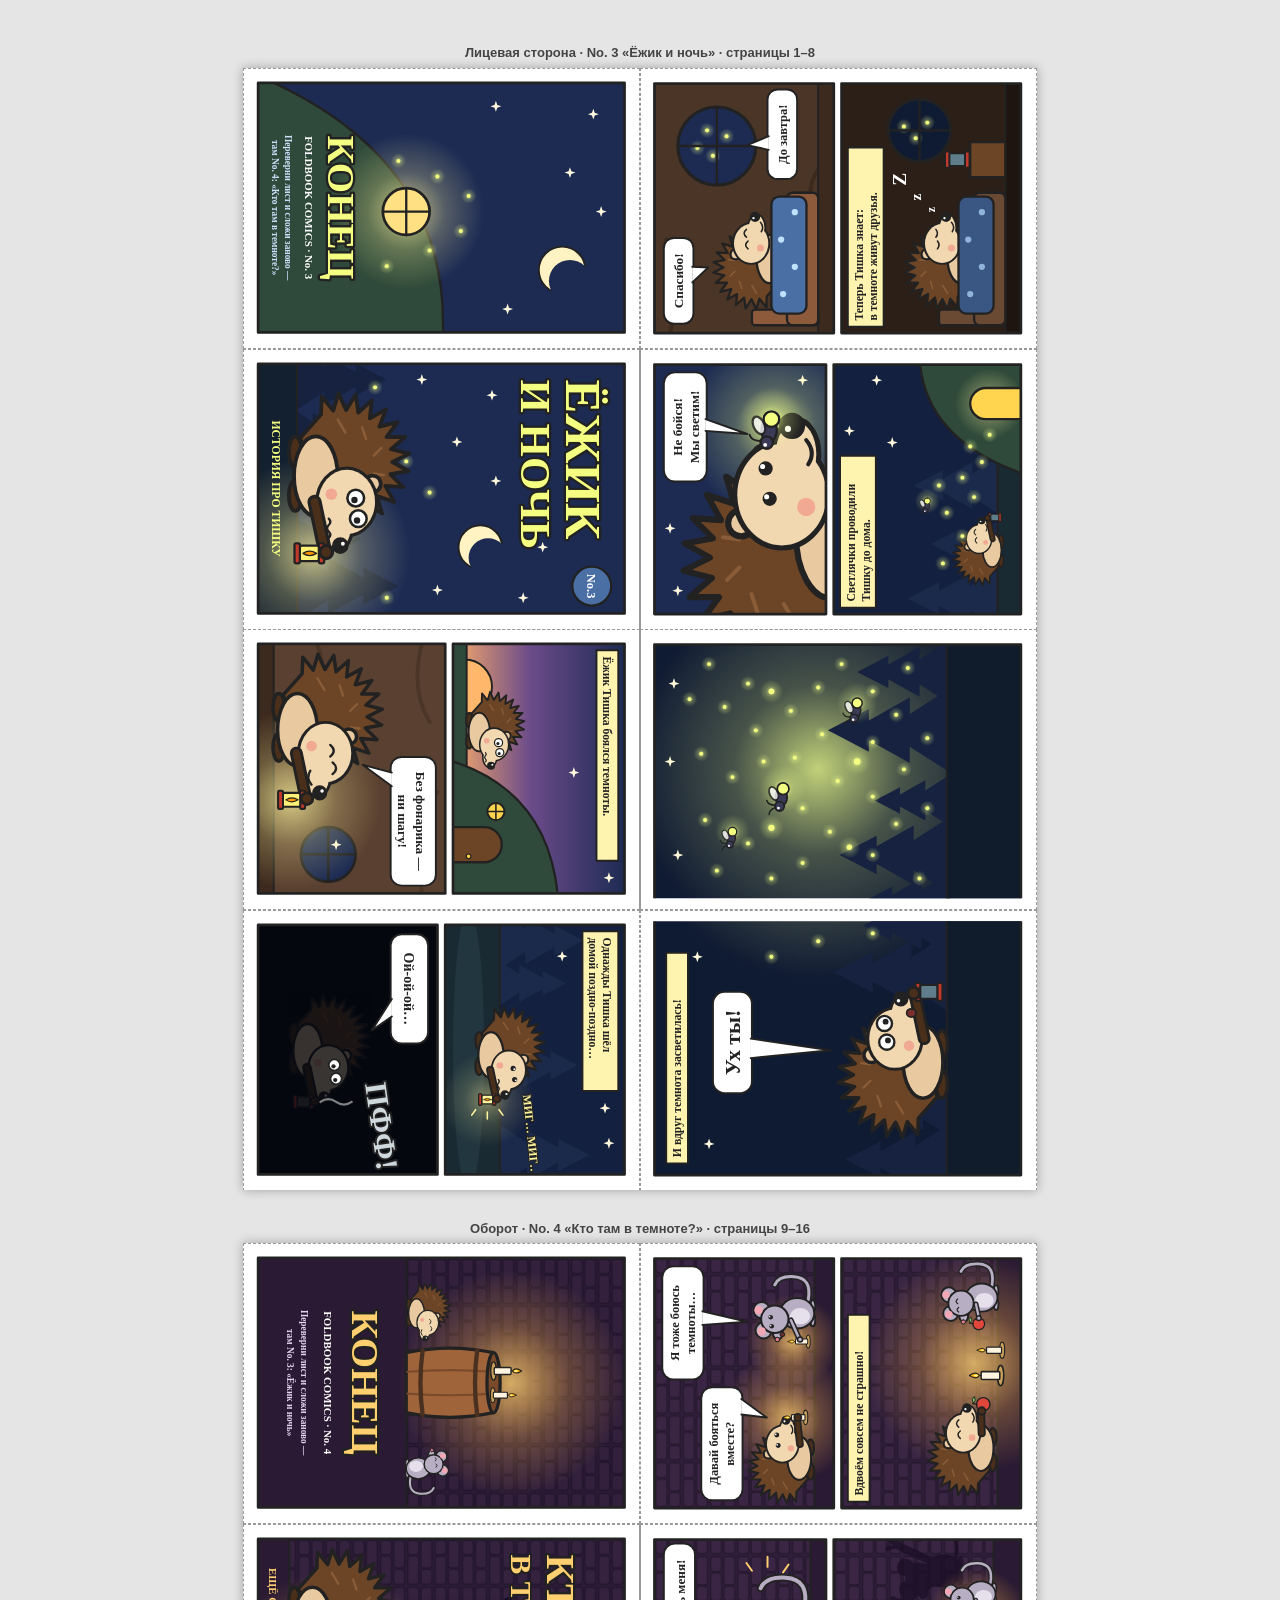
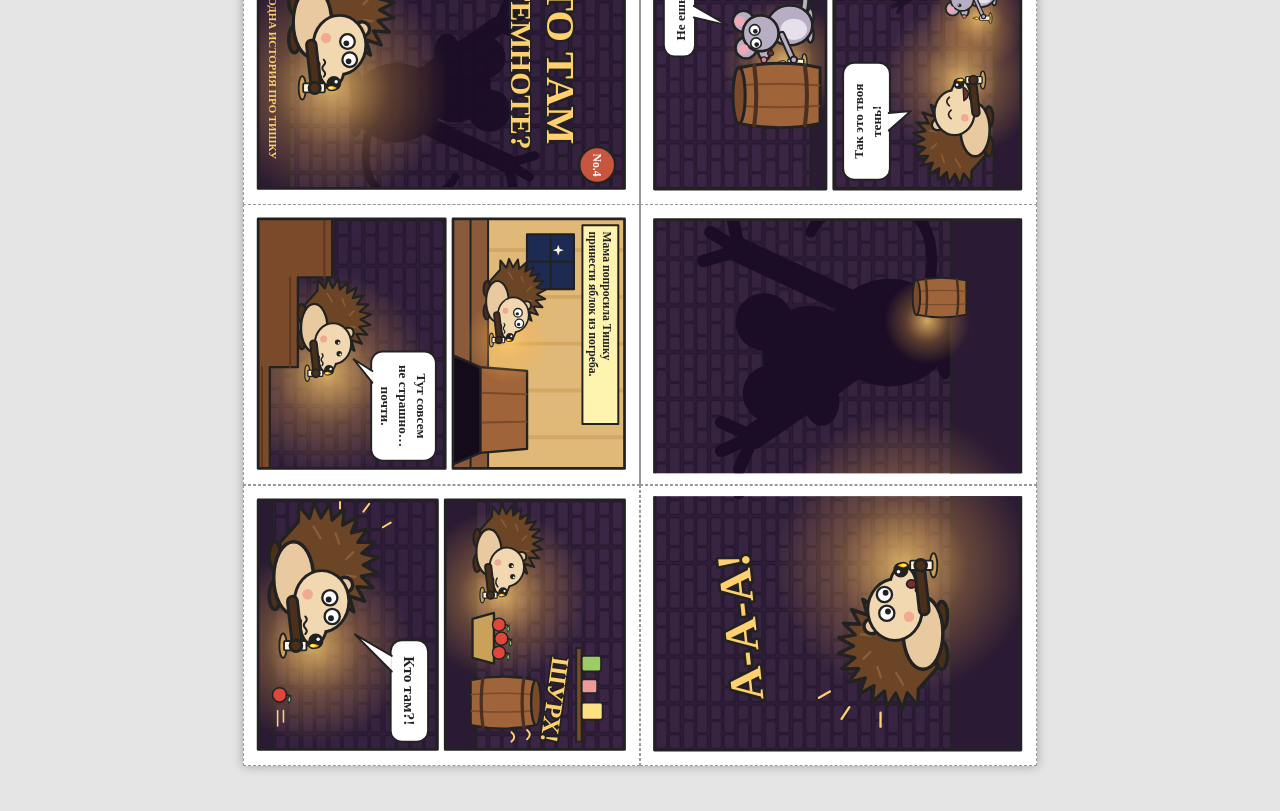
<file: comics/hedgehog-and-dark.html>
<!DOCTYPE html>
<html lang="ru">
<head>
<meta charset="utf-8">
<title>Ёжик и ночь / Кто там в темноте?</title>
<link rel="stylesheet" href="../layout.css">
<style>
  /* Screen-only chrome, same look as the editor. The printed geometry
     (grid, rotation, fold/cut lines) comes entirely from layout.css. */
  body {
    background: #e5e5e5;
    padding: 12mm;
    display: flex;
    flex-direction: column;
    align-items: center;
    gap: 8mm;
    font-family: sans-serif;
  }

  .sheet {
    background: #fff;
    box-shadow: 0 0 10px rgba(0, 0, 0, 0.3);
  }

  .sheet-group {
    display: flex;
    flex-direction: column;
    align-items: center;
    gap: 2mm;
  }

  .sheet-label {
    font-size: 13px;
    font-weight: bold;
    color: #444;
  }

  .cell-inner {
    padding: 3mm;
  }

  /* Every page is drawn in a 660x960 box, close to the 68.25 x 99 mm
     area left inside the 3mm padding. */
  .page {
    flex: 1 1 auto;
    min-height: 0;
    width: 100%;
  }

  @media print {
    body {
      background: #fff;
      padding: 0;
      display: block;
    }

    .no-print {
      display: none !important;
    }

    .sheet {
      box-shadow: none;
    }
  }
</style>
</head>
<body>

<!--
  Artwork. Each page is a <g id="..."> drawn in a 660x960 box, in normal
  reading orientation; the cells below just <use> it and layout.css rotates
  it into place. Spreads (pages 4|5 and 12|13) are drawn once in a 1320x960
  box, and each of the two cells shows its half through its own viewBox.

  Text inside <use> clones doesn't inherit from the page, so every page
  group carries its own font attributes.

  Comic A (front, pages 1-8):  a-1 a-2 a-3 a-45 a-6 a-7 a-8
  Comic B (back, pages 9-16):  b-1 b-2 b-3 b-45 b-6 b-7 b-8
-->
<svg width="0" height="0" style="position:absolute" aria-hidden="true">
<defs>
  <!-- ===== Gradients and patterns ===== -->
  <linearGradient id="dusk" x1="0" y1="0" x2="0" y2="1">
    <stop offset="0" stop-color="#1d2b53"/>
    <stop offset=".55" stop-color="#6b4b8a"/>
    <stop offset="1" stop-color="#f6a96b"/>
  </linearGradient>
  <radialGradient id="glowY">
    <stop offset="0" stop-color="#fff59d" stop-opacity=".75"/>
    <stop offset=".5" stop-color="#fff59d" stop-opacity=".25"/>
    <stop offset="1" stop-color="#fff59d" stop-opacity="0"/>
  </radialGradient>
  <radialGradient id="glowG">
    <stop offset="0" stop-color="#eeff8a" stop-opacity=".8"/>
    <stop offset=".45" stop-color="#eeff8a" stop-opacity=".25"/>
    <stop offset="1" stop-color="#eeff8a" stop-opacity="0"/>
  </radialGradient>
  <radialGradient id="glowO">
    <stop offset="0" stop-color="#ffcf70" stop-opacity=".8"/>
    <stop offset=".5" stop-color="#ffb74d" stop-opacity=".28"/>
    <stop offset="1" stop-color="#ffb74d" stop-opacity="0"/>
  </radialGradient>
  <pattern id="stones" width="120" height="70" patternUnits="userSpaceOnUse">
    <rect width="120" height="70" fill="#3a2645"/>
    <g fill="#4b3257" stroke="#2c1c36" stroke-width="3">
      <rect x="4" y="4" width="70" height="28" rx="8"/>
      <rect x="78" y="4" width="38" height="28" rx="8"/>
      <rect x="4" y="38" width="36" height="28" rx="8"/>
      <rect x="44" y="38" width="72" height="28" rx="8"/>
    </g>
  </pattern>

  <!-- ===== Shared props ===== -->
  <g id="star">
    <path d="M0 -14 L3.5 -3.5 L14 0 L3.5 3.5 L0 14 L-3.5 3.5 L-14 0 L-3.5 -3.5 Z" fill="#fff8dc"/>
  </g>

  <!-- Firefly light, centred on the origin. -->
  <g id="spark">
    <circle r="20" fill="url(#glowG)"/>
    <circle r="5" fill="#f4ff81"/>
  </g>

  <!-- Firefly, facing left, glowing tail at the origin, ~50 wide. -->
  <g id="firefly" stroke="#222" stroke-width="3" stroke-linejoin="round" stroke-linecap="round">
    <circle r="40" fill="url(#glowG)" stroke="none"/>
    <ellipse cx="-14" cy="-3" rx="15" ry="10" fill="#3b3b58"/>
    <circle cx="0" cy="0" r="10" fill="#f4ff81"/>
    <circle cx="-30" cy="-6" r="8" fill="#3b3b58"/>
    <circle cx="-33" cy="-8" r="2.5" fill="#fff" stroke="none"/>
    <path d="M-32 -13 Q-36 -24 -44 -24 M-28 -13 Q-28 -26 -20 -28" fill="none" stroke-width="2.5"/>
    <ellipse cx="-8" cy="-16" rx="12" ry="7" fill="#fff" opacity=".8" transform="rotate(-25 -8 -16)"/>
  </g>

  <!-- Fir tree silhouette, origin at the bottom centre, 150 tall; colour from `color`. -->
  <path id="fir" d="M0 -150 L26 -100 L12 -100 L40 -50 L20 -50 L52 0 L-52 0 L-20 -50 L-40 -50 L-12 -100 L-26 -100 Z" fill="currentColor"/>

  <!-- Lantern, origin at the top of the handle, 76 tall. Glass takes `color`. -->
  <g id="lantern" stroke="#222" stroke-width="5" stroke-linejoin="round">
    <path d="M-14 14 Q0 -14 14 14" fill="none"/>
    <rect x="-22" y="10" width="44" height="12" rx="3" fill="#c0392b"/>
    <rect x="-17" y="22" width="34" height="42" rx="4" fill="currentColor"/>
    <rect x="-22" y="64" width="44" height="12" rx="3" fill="#c0392b"/>
  </g>

  <!-- Candle on a dish, origin at the bottom centre, ~80 tall. -->
  <g id="candle" stroke="#222" stroke-width="4" stroke-linejoin="round">
    <ellipse cx="0" cy="0" rx="26" ry="8" fill="#c9a15b"/>
    <rect x="-10" y="-50" width="20" height="48" rx="3" fill="#fff4e0"/>
    <path d="M0 -50 L0 -56" fill="none" stroke-width="3"/>
    <path d="M0 -80 Q12 -62 0 -54 Q-12 -62 0 -80 Z" fill="#ffb300" stroke-width="3"/>
    <path d="M0 -70 Q5 -62 0 -58 Q-5 -62 0 -70 Z" fill="#fff59d" stroke="none"/>
  </g>

  <!-- Barrel, origin at the bottom centre, 130 x 172. -->
  <g id="barrel" stroke="#222" stroke-width="6" stroke-linejoin="round">
    <path d="M-55 0 Q-72 -80 -55 -160 L55 -160 Q72 -80 55 0 Z" fill="#a0643a"/>
    <path d="M-20 -2 Q-26 -80 -20 -158 M20 -2 Q26 -80 20 -158" fill="none" stroke="#7a4a2a" stroke-width="4"/>
    <path d="M-59 -30 Q0 -22 59 -30 M-59 -130 Q0 -122 59 -130" fill="none" stroke="#4a3020" stroke-width="8"/>
    <ellipse cx="0" cy="-160" rx="55" ry="12" fill="#7a4a2a"/>
  </g>

  <g id="apple" stroke="#222" stroke-width="3" stroke-linejoin="round">
    <circle r="14" fill="#e0463a"/>
    <path d="M0 -13 L2 -22" fill="none"/>
    <path d="M2 -20 Q12 -26 16 -18 Q8 -14 2 -20 Z" fill="#7ccf6a" stroke-width="2"/>
  </g>

  <!-- ===== Tishka the hedgehog, ~250x208, facing right, feet at y=208. =====
       Face parts are separate; arm props (lantern, candle, apple) too. -->
  <g id="tish" stroke="#222" stroke-width="6" stroke-linejoin="round" stroke-linecap="round">
    <ellipse cx="82" cy="198" rx="24" ry="10" fill="#4a2f1a"/>
    <ellipse cx="150" cy="198" rx="24" ry="10" fill="#4a2f1a"/>
    <path d="M24 158 L-4 157 L18 139 L-9 131 L17 119 L-7 104 L21 100 L2 79 L30 82 L16 57 L43 67 L36 39 L59 56 L59 27 L78 49 L85 21 L98 47 L112 22 L117 50 L137 30 L135 58 L160 44 L151 71 L178 63 L163 86 L191 86 L170 105 L182 165 L60 190 Z" fill="#6b4526"/>
    <path d="M32 132 L52 120 M44 94 L62 88 M76 64 L88 76 M118 60 L116 76" fill="none" stroke="#8a5d38" stroke-width="4"/>
    <ellipse cx="120" cy="166" rx="62" ry="34" fill="#e8c9a0"/>
    <circle cx="132" cy="78" r="13" fill="#e8c9a0"/>
    <ellipse cx="160" cy="118" rx="50" ry="44" fill="#f1d8b0" stroke-width="10"/>
    <ellipse cx="200" cy="132" rx="32" ry="20" fill="#f1d8b0" stroke-width="10"/>
    <ellipse cx="160" cy="118" rx="50" ry="44" fill="#f1d8b0" stroke="none"/>
    <ellipse cx="200" cy="132" rx="32" ry="20" fill="#f1d8b0" stroke="none"/>
    <circle cx="228" cy="128" r="10" fill="#222"/>
    <circle cx="225" cy="124" r="3" fill="#fff" stroke="none"/>
    <circle cx="148" cy="142" r="9" fill="#f28b82" opacity=".6" stroke="none"/>
  </g>
  <g id="tish-eyes">
    <circle cx="156" cy="106" r="7" fill="#222"/>
    <circle cx="186" cy="102" r="7" fill="#222"/>
    <circle cx="158" cy="103" r="2.5" fill="#fff"/>
    <circle cx="188" cy="99" r="2.5" fill="#fff"/>
  </g>
  <g id="tish-eyes-wide" stroke="#222" stroke-width="4">
    <circle cx="154" cy="104" r="13" fill="#fff"/>
    <circle cx="186" cy="100" r="13" fill="#fff"/>
    <circle cx="157" cy="106" r="5" fill="#222" stroke="none"/>
    <circle cx="189" cy="102" r="5" fill="#222" stroke="none"/>
  </g>
  <path id="tish-eyes-closed" d="M146 106 Q156 114 166 106 M176 102 Q186 110 196 102" fill="none" stroke="#222" stroke-width="4" stroke-linecap="round"/>
  <path id="tish-eyes-happy" d="M146 110 Q156 98 166 110 M176 106 Q186 94 196 106" fill="none" stroke="#222" stroke-width="4" stroke-linecap="round"/>
  <path id="tish-smile" d="M190 144 Q202 152 214 142" fill="none" stroke="#222" stroke-width="4" stroke-linecap="round"/>
  <ellipse id="tish-o" cx="204" cy="146" rx="7" ry="8" fill="#7a2e2e" stroke="#222" stroke-width="3"/>
  <path id="tish-wobble" d="M186 146 q5 -5 10 0 t10 0 t10 0" fill="none" stroke="#222" stroke-width="3.5" stroke-linecap="round"/>
  <path id="tish-laugh" d="M188 140 Q204 162 220 138 Z" fill="#7a2e2e" stroke="#222" stroke-width="3.5" stroke-linejoin="round"/>

  <!-- Arm holding the lantern; glass colour from the <use>'s `color`. -->
  <g id="tish-lantern" stroke-linecap="round">
    <path d="M160 168 L236 152" stroke="#222" stroke-width="22"/>
    <path d="M160 168 L236 152" stroke="#4a2f1a" stroke-width="12"/>
    <use href="#lantern" transform="translate(240 146) scale(.7)"/>
    <circle cx="238" cy="150" r="10" fill="#4a2f1a" stroke="#222" stroke-width="5"/>
  </g>
  <path id="tish-flame" d="M240 165 Q247 176 240 186 Q233 176 240 165 Z" fill="#ff9800" stroke="#222" stroke-width="2"/>

  <!-- Arm holding a candle; flame centre at (236,132). -->
  <g id="tish-candle" stroke-linecap="round">
    <path d="M160 168 L232 160" stroke="#222" stroke-width="22"/>
    <path d="M160 168 L232 160" stroke="#4a2f1a" stroke-width="12"/>
    <use href="#candle" transform="translate(236 184) scale(.8)"/>
    <circle cx="236" cy="162" r="10" fill="#4a2f1a" stroke="#222" stroke-width="5"/>
  </g>

  <g id="tish-apple" stroke-linecap="round">
    <path d="M160 168 L216 166" stroke="#222" stroke-width="22"/>
    <path d="M160 168 L216 166" stroke="#4a2f1a" stroke-width="12"/>
    <use href="#apple" transform="translate(238 172) scale(1.3)"/>
    <circle cx="220" cy="168" r="10" fill="#4a2f1a" stroke="#222" stroke-width="5"/>
  </g>

  <!-- ===== Mouse, facing left, origin at the bottom centre, ~125 tall. =====
       #mouse-sil is a flat silhouette in `color` (also used for shadows). -->
  <g id="mouse-sil" fill="currentColor">
    <path d="M26 -12 Q70 -4 72 -40 Q74 -70 56 -78" fill="none" stroke="currentColor" stroke-width="6"/>
    <ellipse cx="-14" cy="-3" rx="12" ry="5"/>
    <ellipse cx="14" cy="-3" rx="12" ry="5"/>
    <ellipse cx="0" cy="-34" rx="30" ry="34"/>
    <circle cx="-34" cy="-100" r="16"/>
    <circle cx="6" cy="-104" r="16"/>
    <ellipse cx="-38" cy="-72" rx="14" ry="10"/>
    <circle cx="-12" cy="-78" r="27"/>
  </g>
  <g id="mouse-arms-up" fill="none" stroke="currentColor" stroke-linecap="round">
    <path d="M-18 -52 L-58 -110 M16 -54 L46 -118" stroke-width="14"/>
    <path d="M-58 -110 l-18 -8 M-58 -110 l-8 -18 M-58 -110 l8 -18 M46 -118 l-6 -20 M46 -118 l10 -16 M46 -118 l20 -4" stroke-width="7"/>
  </g>
  <g id="mouse">
    <path d="M26 -12 Q70 -4 72 -40 Q74 -70 56 -78" fill="none" stroke="#222" stroke-width="12" stroke-linecap="round"/>
    <use href="#mouse-sil" color="#b7aec4" stroke="#222" stroke-width="4" stroke-linejoin="round"/>
    <ellipse cx="-6" cy="-28" rx="16" ry="20" fill="#e6e0ec"/>
    <circle cx="-36" cy="-104" r="8" fill="#f2a7b4"/>
    <circle cx="6" cy="-110" r="8" fill="#f2a7b4"/>
    <circle cx="-52" cy="-73" r="4.5" fill="#e57a8a" stroke="#222" stroke-width="2"/>
  </g>
  <g id="mouse-eyes">
    <circle cx="-26" cy="-84" r="4.5" fill="#222"/>
    <circle cx="-8" cy="-86" r="4.5" fill="#222"/>
    <circle cx="-25" cy="-86" r="1.5" fill="#fff"/>
    <circle cx="-7" cy="-88" r="1.5" fill="#fff"/>
  </g>
  <g id="mouse-eyes-wide" stroke="#222" stroke-width="2.5">
    <circle cx="-27" cy="-85" r="8" fill="#fff"/>
    <circle cx="-7" cy="-87" r="8" fill="#fff"/>
    <circle cx="-29" cy="-84" r="3.5" fill="#222" stroke="none"/>
    <circle cx="-9" cy="-86" r="3.5" fill="#222" stroke="none"/>
  </g>
  <path id="mouse-eyes-happy" d="M-31 -83 Q-26 -90 -21 -83 M-13 -85 Q-8 -92 -3 -85" fill="none" stroke="#222" stroke-width="2.5" stroke-linecap="round"/>
  <path id="mouse-smile" d="M-48 -66 Q-42 -61 -36 -66" fill="none" stroke="#222" stroke-width="2.5" stroke-linecap="round"/>
  <ellipse id="mouse-o" cx="-42" cy="-63" rx="3.5" ry="4.5" fill="#7a2e2e" stroke="#222" stroke-width="2"/>
  <!-- Arm holding a small candle; flame centre at (-56,-43). -->
  <g id="mouse-hold" stroke-linecap="round">
    <path d="M-14 -46 L-50 -30" stroke="#222" stroke-width="11"/>
    <path d="M-14 -46 L-50 -30" stroke="#b7aec4" stroke-width="5"/>
    <use href="#candle" transform="translate(-56 -12) scale(.5)"/>
    <circle cx="-52" cy="-28" r="5" fill="#b7aec4" stroke="#222" stroke-width="3"/>
  </g>
  <g id="mouse-apple" stroke-linecap="round">
    <path d="M-14 -46 L-42 -40" stroke="#222" stroke-width="11"/>
    <path d="M-14 -46 L-42 -40" stroke="#b7aec4" stroke-width="5"/>
    <use href="#apple" transform="translate(-56 -40) scale(.9)"/>
    <circle cx="-44" cy="-40" r="5" fill="#b7aec4" stroke="#222" stroke-width="3"/>
  </g>

  <!-- ===== Comic No. 3: Ёжик и ночь (pages 1-8) ===== -->

  <!-- Page 1: front cover -->
  <g id="a-1" font-family="'Comic Sans MS', 'Comic Neue', 'Chalkboard SE', cursive" font-weight="700" stroke-linejoin="round" stroke-linecap="round">
    <svg x="10" y="10" width="640" height="940">
      <rect width="640" height="940" fill="#1d2b53"/>
      <use href="#star" x="470" y="210"/>
      <use href="#star" x="600" y="260"/>
      <use href="#star" x="80" y="340"/>
      <use href="#star" x="300" y="330"/>
      <use href="#star" x="580" y="480"/>
      <use href="#star" x="40" y="520"/>
      <use href="#star" x="200" y="430"/>
      <circle cx="470" cy="370" r="56" fill="#fff3c4" stroke="#222" stroke-width="5"/>
      <circle cx="497" cy="350" r="50" fill="#1d2b53"/>
      <g color="#16223f">
        <use href="#fir" transform="translate(40 850) scale(1.6)"/>
        <use href="#fir" transform="translate(170 855) scale(1.1)"/>
        <use href="#fir" transform="translate(450 855) scale(1.2)"/>
        <use href="#fir" transform="translate(570 850) scale(1.8)"/>
      </g>
      <rect y="840" width="640" height="100" fill="#13202f"/>
      <path d="M0 840 L640 840" stroke="#222" stroke-width="5"/>
      <circle cx="486" cy="800" r="250" fill="url(#glowY)"/>
      <use href="#spark" x="330" y="500"/>
      <use href="#spark" x="600" y="610"/>
      <use href="#spark" x="60" y="640"/>
      <use href="#spark" x="250" y="560"/>
      <g transform="translate(90 518) scale(1.65)">
        <use href="#tish"/><use href="#tish-lantern" color="#fff176"/><use href="#tish-flame"/>
        <use href="#tish-eyes-wide"/><use href="#tish-wobble"/>
      </g>
      <text x="40" y="150" font-size="130" fill="#f4ff81" stroke="#222" stroke-width="12" paint-order="stroke">ЁЖИК</text>
      <text x="40" y="266" font-size="110" fill="#f4ff81" stroke="#222" stroke-width="12" paint-order="stroke">И НОЧЬ</text>
      <circle cx="570" cy="84" r="50" fill="#4a6fa5" stroke="#222" stroke-width="6"/>
      <text x="570" y="96" font-size="32" text-anchor="middle" fill="#fff">No.3</text>
      <text x="320" y="905" font-size="30" text-anchor="middle" fill="#f4ff81">ИСТОРИЯ ПРО ТИШКУ</text>
    </svg>
    <rect x="10" y="10" width="640" height="940" fill="none" stroke="#222" stroke-width="7"/>
  </g>

  <!-- Page 2: setup -->
  <g id="a-2" font-family="'Comic Sans MS', 'Comic Neue', 'Chalkboard SE', cursive" font-weight="700" stroke-linejoin="round" stroke-linecap="round">
    <svg x="10" y="10" width="640" height="440">
      <rect width="640" height="440" fill="url(#dusk)"/>
      <use href="#star" x="600" y="40"/>
      <use href="#star" x="330" y="130"/>
      <circle cx="110" cy="410" r="70" fill="#ffb86b" stroke="#222" stroke-width="5"/>
      <rect y="405" width="640" height="40" fill="#2f4a3a"/>
      <path d="M0 405 L640 405" stroke="#222" stroke-width="5"/>
      <path d="M300 445 Q380 190 660 170 L660 445 Z" fill="#2f4a3a" stroke="#222" stroke-width="6"/>
      <path d="M470 445 L470 360 A45 45 0 0 1 560 360 L560 445 Z" fill="#6b4526" stroke="#222" stroke-width="6"/>
      <circle cx="545" cy="400" r="6" fill="#ffd23f" stroke="#222" stroke-width="3"/>
      <circle cx="430" cy="330" r="22" fill="#ffd54f" stroke="#222" stroke-width="5"/>
      <path d="M408 330 L452 330 M430 308 L430 352" stroke="#222" stroke-width="4"/>
      <g transform="translate(130 240) scale(.8)">
        <use href="#tish"/><use href="#tish-eyes-wide"/><use href="#tish-wobble"/>
      </g>
      <rect x="16" y="16" width="540" height="56" fill="#fff3b0" stroke="#222" stroke-width="5"/>
      <text x="32" y="54" font-size="30" fill="#222">Ёжик Тишка боялся темноты.</text>
    </svg>
    <rect x="10" y="10" width="640" height="440" fill="none" stroke="#222" stroke-width="7"/>

    <svg x="10" y="470" width="640" height="480">
      <rect width="640" height="480" fill="#5a4030"/>
      <path d="M0 60 Q120 90 200 40 M380 20 Q450 80 640 60 M0 330 Q60 300 110 340" fill="none" stroke="#4a3526" stroke-width="10"/>
      <circle cx="540" cy="300" r="70" fill="#1d2b53" stroke="#222" stroke-width="7"/>
      <use href="#star" x="515" y="280"/>
      <path d="M470 300 L610 300 M540 230 L540 370" stroke="#222" stroke-width="6"/>
      <rect y="440" width="640" height="40" fill="#3d2a1e"/>
      <path d="M0 440 L640 440" stroke="#222" stroke-width="5"/>
      <circle cx="400" cy="394" r="230" fill="url(#glowY)"/>
      <g transform="translate(40 130) scale(1.5)">
        <use href="#tish"/><use href="#tish-lantern" color="#fff176"/><use href="#tish-flame"/>
        <use href="#tish-eyes-happy"/><use href="#tish-smile"/>
      </g>
      <rect x="290" y="24" width="330" height="116" rx="28" fill="#fff" stroke="#222" stroke-width="5"/>
      <path d="M330 137 L310 212 L365 137" fill="#fff" stroke="#222" stroke-width="5"/>
      <text x="455" y="74" font-size="34" text-anchor="middle" fill="#222">Без фонарика —</text>
      <text x="455" y="120" font-size="34" text-anchor="middle" fill="#222">ни шагу!</text>
    </svg>
    <rect x="10" y="470" width="640" height="480" fill="none" stroke="#222" stroke-width="7"/>
  </g>

  <!-- Page 3: the lantern goes out -->
  <g id="a-3" font-family="'Comic Sans MS', 'Comic Neue', 'Chalkboard SE', cursive" font-weight="700" stroke-linejoin="round" stroke-linecap="round">
    <svg x="10" y="10" width="640" height="460">
      <rect width="640" height="460" fill="#14203f"/>
      <use href="#star" x="470" y="50"/>
      <use href="#star" x="600" y="140"/>
      <use href="#star" x="560" y="40"/>
      <use href="#star" x="80" y="160"/>
      <g color="#1b2a4a">
        <use href="#fir" transform="translate(40 330) scale(1.5)"/>
        <use href="#fir" transform="translate(150 330) scale(1.2)"/>
        <use href="#fir" transform="translate(360 330) scale(1.4)"/>
        <use href="#fir" transform="translate(590 330) scale(1.6)"/>
      </g>
      <rect y="320" width="640" height="140" fill="#1a2a33"/>
      <path d="M0 320 L640 320" stroke="#222" stroke-width="5"/>
      <ellipse cx="320" cy="400" rx="360" ry="40" fill="#22363f"/>
      <circle cx="448" cy="352" r="120" fill="url(#glowY)" opacity=".6"/>
      <g transform="translate(220 185) scale(.95)">
        <use href="#tish"/><use href="#tish-lantern" color="#fff59d"/><use href="#tish-flame"/>
        <use href="#tish-eyes"/><use href="#tish-wobble"/>
      </g>
      <path d="M474 322 l14 -10 M480 352 l18 0 M474 382 l14 10" stroke="#fff59d" stroke-width="4"/>
      <text x="540" y="250" font-size="30" text-anchor="middle" fill="#fff59d" stroke="#222" stroke-width="6" paint-order="stroke" transform="rotate(-6 540 250)">МИГ… МИГ…</text>
      <rect x="16" y="16" width="410" height="92" fill="#fff3b0" stroke="#222" stroke-width="5"/>
      <text x="32" y="54" font-size="30" fill="#222">Однажды Тишка шёл</text>
      <text x="32" y="92" font-size="30" fill="#222">домой поздно-поздно…</text>
    </svg>
    <rect x="10" y="10" width="640" height="460" fill="none" stroke="#222" stroke-width="7"/>

    <svg x="10" y="490" width="640" height="460">
      <rect width="640" height="460" fill="#05070f"/>
      <g opacity=".22" transform="translate(190 150) scale(1.1)">
        <use href="#tish"/><use href="#tish-lantern" color="#555"/>
      </g>
      <g transform="translate(190 150) scale(1.1)">
        <use href="#tish-eyes-wide"/>
      </g>
      <path d="M454 300 q-14 -20 0 -40 t0 -40" fill="none" stroke="#9e9e9e" stroke-width="6" opacity=".8"/>
      <text x="520" y="170" font-size="80" text-anchor="middle" fill="#cfd8dc" stroke="#222" stroke-width="10" paint-order="stroke" transform="rotate(-8 520 170)">ПФФ!</text>
      <rect x="24" y="24" width="280" height="96" rx="28" fill="#fff" stroke="#222" stroke-width="5"/>
      <path d="M190 117 L270 168 L235 117" fill="#fff" stroke="#222" stroke-width="5"/>
      <text x="164" y="86" font-size="36" text-anchor="middle" fill="#222">Ой-ой-ой…</text>
    </svg>
    <rect x="10" y="490" width="640" height="460" fill="none" stroke="#222" stroke-width="7"/>
  </g>

  <!-- Pages 4|5: the dark lights up (1320x960) -->
  <g id="a-45" font-family="'Comic Sans MS', 'Comic Neue', 'Chalkboard SE', cursive" font-weight="700" stroke-linejoin="round" stroke-linecap="round">
    <svg x="10" y="10" width="1300" height="940">
      <rect width="1300" height="940" fill="#0f1a33"/>
      <use href="#star" x="80" y="140"/>
      <use href="#star" x="560" y="110"/>
      <use href="#star" x="760" y="60"/>
      <use href="#star" x="1200" y="50"/>
      <use href="#star" x="1000" y="40"/>
      <circle cx="980" cy="420" r="480" fill="url(#glowG)"/>
      <g color="#16223f">
        <use href="#fir" transform="translate(40 760) scale(1.8)"/>
        <use href="#fir" transform="translate(170 760) scale(1.4)"/>
        <use href="#fir" transform="translate(520 760) scale(2)"/>
        <use href="#fir" transform="translate(640 760) scale(1.5)"/>
        <use href="#fir" transform="translate(760 760) scale(1.9)"/>
        <use href="#fir" transform="translate(900 760) scale(1.3)"/>
        <use href="#fir" transform="translate(1080 760) scale(2.1)"/>
        <use href="#fir" transform="translate(1230 760) scale(1.6)"/>
      </g>
      <rect y="750" width="1300" height="190" fill="#101c2c"/>
      <path d="M0 750 L1300 750" stroke="#222" stroke-width="5"/>
      <use href="#spark" x="720" y="160"/>
      <use href="#spark" x="790" y="240"/>
      <use href="#spark" x="850" y="130"/>
      <use href="#spark" x="960" y="200"/>
      <use href="#spark" x="1020" y="120"/>
      <use href="#spark" x="1080" y="260"/>
      <use href="#spark" x="1140" y="180"/>
      <use href="#spark" x="1200" y="240"/>
      <use href="#spark" x="1250" y="140"/>
      <use href="#spark" x="1160" y="90"/>
      <use href="#spark" x="740" y="380"/>
      <use href="#spark" x="820" y="450"/>
      <use href="#spark" x="880" y="380"/>
      <use href="#spark" x="950" y="470"/>
      <use href="#spark" x="1010" y="360"/>
      <use href="#spark" x="1070" y="430"/>
      <use href="#spark" x="1130" y="350"/>
      <use href="#spark" x="1190" y="420"/>
      <use href="#spark" x="1250" y="480"/>
      <use href="#spark" x="760" y="560"/>
      <use href="#spark" x="840" y="620"/>
      <use href="#spark" x="910" y="560"/>
      <use href="#spark" x="980" y="640"/>
      <use href="#spark" x="1050" y="560"/>
      <use href="#spark" x="1120" y="620"/>
      <use href="#spark" x="1180" y="560"/>
      <use href="#spark" x="1240" y="650"/>
      <use href="#spark" x="1000" y="280"/>
      <use href="#spark" x="700" y="300"/>
      <use href="#spark" x="600" y="420"/>
      <use href="#spark" x="560" y="300"/>
      <use href="#spark" x="620" y="560"/>
      <use href="#spark" x="880" y="700"/>
      <use href="#spark" x="1060" y="700"/>
      <use href="#spark" x="700" y="680"/>
      <use href="#spark" transform="translate(830 300) scale(1.6)"/>
      <use href="#spark" transform="translate(1180 300) scale(1.5)"/>
      <use href="#spark" transform="translate(1000 520) scale(1.7)"/>
      <use href="#spark" transform="translate(780 500) scale(1.4)"/>
      <use href="#firefly" transform="translate(930 330) scale(1.5)"/>
      <use href="#firefly" transform="translate(1150 520) scale(1.3)"/>
      <use href="#firefly" transform="translate(820 200) scale(1.1)"/>
      <g transform="translate(110 440) scale(1.5)">
        <use href="#tish"/><use href="#tish-lantern" color="#607d8b"/>
        <use href="#tish-eyes-wide"/><use href="#tish-o"/>
      </g>
      <rect x="30" y="30" width="540" height="56" fill="#fff3b0" stroke="#222" stroke-width="5"/>
      <text x="46" y="68" font-size="30" fill="#222">И вдруг темнота засветилась!</text>
      <rect x="210" y="150" width="260" height="100" rx="30" fill="#fff" stroke="#222" stroke-width="5"/>
      <path d="M300 247 L320 452 L350 247" fill="#fff" stroke="#222" stroke-width="5"/>
      <text x="340" y="220" font-size="56" text-anchor="middle" fill="#222">Ух ты!</text>
    </svg>
    <rect x="10" y="10" width="1300" height="940" fill="none" stroke="#222" stroke-width="7"/>
  </g>

  <!-- Page 6: a new friend -->
  <g id="a-6" font-family="'Comic Sans MS', 'Comic Neue', 'Chalkboard SE', cursive" font-weight="700" stroke-linejoin="round" stroke-linecap="round">
    <svg x="10" y="10" width="640" height="440">
      <rect width="640" height="440" fill="#1d2b53"/>
      <use href="#star" x="60" y="60"/>
      <use href="#star" x="220" y="40"/>
      <use href="#star" x="600" y="380"/>
      <circle cx="480" cy="310" r="230" fill="url(#glowG)"/>
      <g transform="translate(-110 20) scale(2.6)">
        <use href="#tish"/><use href="#tish-eyes"/><use href="#tish-smile"/>
      </g>
      <use href="#firefly" transform="translate(500 300) scale(2)"/>
      <rect x="340" y="24" width="280" height="110" rx="28" fill="#fff" stroke="#222" stroke-width="5"/>
      <path d="M470 131 L462 238 L500 131" fill="#fff" stroke="#222" stroke-width="5"/>
      <text x="480" y="70" font-size="34" text-anchor="middle" fill="#222">Не бойся!</text>
      <text x="480" y="114" font-size="34" text-anchor="middle" fill="#222">Мы светим!</text>
    </svg>
    <rect x="10" y="10" width="640" height="440" fill="none" stroke="#222" stroke-width="7"/>

    <svg x="10" y="470" width="640" height="480">
      <rect width="640" height="480" fill="#14203f"/>
      <use href="#star" x="470" y="40"/>
      <use href="#star" x="600" y="110"/>
      <use href="#star" x="440" y="150"/>
      <g color="#1b2a4a">
        <use href="#fir" transform="translate(40 430) scale(1.6)"/>
        <use href="#fir" transform="translate(180 430) scale(1.2)"/>
        <use href="#fir" transform="translate(330 430) scale(1.5)"/>
      </g>
      <rect y="420" width="640" height="60" fill="#1a2a33"/>
      <path d="M0 420 L640 420" stroke="#222" stroke-width="5"/>
      <path d="M360 485 Q450 230 660 220 L660 485 Z" fill="#2f4a3a" stroke="#222" stroke-width="6"/>
      <circle cx="540" cy="400" r="90" fill="url(#glowY)"/>
      <path d="M500 485 L500 390 A40 40 0 0 1 580 390 L580 485 Z" fill="#ffd54f" stroke="#222" stroke-width="6"/>
      <g transform="translate(80 290) scale(.7)">
        <use href="#tish"/><use href="#tish-lantern" color="#607d8b"/>
        <use href="#tish-eyes-happy"/><use href="#tish-smile"/>
      </g>
      <use href="#spark" x="200" y="330"/>
      <use href="#spark" x="260" y="290"/>
      <use href="#spark" x="300" y="360"/>
      <use href="#spark" x="350" y="330"/>
      <use href="#spark" x="390" y="380"/>
      <use href="#spark" x="430" y="350"/>
      <use href="#spark" x="460" y="400"/>
      <use href="#spark" x="130" y="280"/>
      <use href="#spark" x="330" y="270"/>
      <use href="#firefly" transform="translate(290 240) scale(.8)"/>
      <rect x="16" y="16" width="390" height="92" fill="#fff3b0" stroke="#222" stroke-width="5"/>
      <text x="32" y="54" font-size="30" fill="#222">Светлячки проводили</text>
      <text x="32" y="92" font-size="30" fill="#222">Тишку до дома.</text>
    </svg>
    <rect x="10" y="470" width="640" height="480" fill="none" stroke="#222" stroke-width="7"/>
  </g>

  <!-- Page 7: home, good night -->
  <g id="a-7" font-family="'Comic Sans MS', 'Comic Neue', 'Chalkboard SE', cursive" font-weight="700" stroke-linejoin="round" stroke-linecap="round">
    <svg x="10" y="10" width="640" height="460">
      <rect width="640" height="460" fill="#4a3526"/>
      <path d="M0 40 Q140 80 240 30 M300 420 Q360 380 420 420" fill="none" stroke="#3d2a1e" stroke-width="10"/>
      <circle cx="480" cy="160" r="100" fill="#1d2b53" stroke="#222" stroke-width="8"/>
      <use href="#spark" x="455" y="150"/>
      <use href="#spark" x="505" y="185"/>
      <use href="#spark" x="475" y="110"/>
      <use href="#spark" x="520" y="135"/>
      <path d="M380 160 L580 160 M480 60 L480 260" stroke="#222" stroke-width="6"/>
      <rect y="420" width="640" height="40" fill="#3d2a1e"/>
      <path d="M0 420 L640 420" stroke="#222" stroke-width="5"/>
      <rect x="20" y="250" width="40" height="170" rx="8" fill="#8d5a3b" stroke="#222" stroke-width="6"/>
      <rect x="20" y="340" width="340" height="80" rx="14" fill="#8d5a3b" stroke="#222" stroke-width="6"/>
      <g transform="translate(70 130)">
        <use href="#tish"/><use href="#tish-eyes-happy"/><use href="#tish-smile"/>
      </g>
      <rect x="50" y="300" width="300" height="90" rx="20" fill="#4a6fa5" stroke="#222" stroke-width="6"/>
      <g fill="#bfe3ff"><circle cx="100" cy="330" r="8"/><circle cx="170" cy="360" r="8"/><circle cx="240" cy="325" r="8"/><circle cx="310" cy="360" r="8"/></g>
      <rect x="24" y="24" width="220" height="76" rx="26" fill="#fff" stroke="#222" stroke-width="5"/>
      <path d="M130 97 L168 138 L170 97" fill="#fff" stroke="#222" stroke-width="5"/>
      <text x="134" y="74" font-size="34" text-anchor="middle" fill="#222">Спасибо!</text>
      <rect x="395" y="290" width="230" height="76" rx="26" fill="#fff" stroke="#222" stroke-width="5"/>
      <path d="M470 293 L482 238 L505 293" fill="#fff" stroke="#222" stroke-width="5"/>
      <text x="510" y="340" font-size="32" text-anchor="middle" fill="#222">До завтра!</text>
    </svg>
    <rect x="10" y="10" width="640" height="460" fill="none" stroke="#222" stroke-width="7"/>

    <svg x="10" y="490" width="640" height="460">
      <rect width="640" height="460" fill="#2b1f18"/>
      <circle cx="520" cy="200" r="80" fill="#0f1a33" stroke="#222" stroke-width="8"/>
      <use href="#spark" x="500" y="190"/>
      <use href="#spark" x="540" y="220"/>
      <use href="#spark" x="530" y="160"/>
      <path d="M440 200 L600 200 M520 120 L520 280" stroke="#222" stroke-width="6"/>
      <rect y="420" width="640" height="40" fill="#1e1510"/>
      <path d="M0 420 L640 420" stroke="#222" stroke-width="5"/>
      <rect x="400" y="330" width="90" height="90" fill="#6b4526" stroke="#222" stroke-width="6"/>
      <use href="#lantern" color="#607d8b" transform="translate(445 256) scale(.95)"/>
      <rect x="20" y="250" width="40" height="170" rx="8" fill="#6b4a33" stroke="#222" stroke-width="6"/>
      <rect x="20" y="340" width="340" height="80" rx="14" fill="#6b4a33" stroke="#222" stroke-width="6"/>
      <g transform="translate(70 140)">
        <use href="#tish"/><use href="#tish-eyes-closed"/><use href="#tish-smile"/>
      </g>
      <rect x="50" y="300" width="300" height="90" rx="20" fill="#3a5683" stroke="#222" stroke-width="6"/>
      <g fill="#8fb3d9"><circle cx="100" cy="330" r="8"/><circle cx="170" cy="360" r="8"/><circle cx="240" cy="325" r="8"/><circle cx="310" cy="360" r="8"/></g>
      <text x="310" y="240" font-size="30" fill="#fff">z</text>
      <text x="340" y="205" font-size="40" fill="#fff">z</text>
      <text x="378" y="165" font-size="50" fill="#fff">Z</text>
      <rect x="16" y="16" width="460" height="92" fill="#fff3b0" stroke="#222" stroke-width="5"/>
      <text x="32" y="54" font-size="30" fill="#222">Теперь Тишка знает:</text>
      <text x="32" y="92" font-size="30" fill="#222">в темноте живут друзья.</text>
    </svg>
    <rect x="10" y="490" width="640" height="460" fill="none" stroke="#222" stroke-width="7"/>
  </g>

  <!-- Page 8: back cover -->
  <g id="a-8" font-family="'Comic Sans MS', 'Comic Neue', 'Chalkboard SE', cursive" font-weight="700" stroke-linejoin="round" stroke-linecap="round">
    <svg x="10" y="10" width="640" height="940">
      <rect width="640" height="940" fill="#1d2b53"/>
      <use href="#star" x="80" y="80"/>
      <use href="#star" x="230" y="140"/>
      <use href="#star" x="580" y="300"/>
      <use href="#star" x="60" y="330"/>
      <use href="#star" x="330" y="60"/>
      <circle cx="480" cy="160" r="60" fill="#fff3c4" stroke="#222" stroke-width="5"/>
      <circle cx="508" cy="140" r="54" fill="#1d2b53"/>
      <path d="M-20 945 Q200 420 700 470 L700 945 Z" fill="#2f4a3a" stroke="#222" stroke-width="6"/>
      <circle cx="330" cy="560" r="200" fill="url(#glowY)"/>
      <circle cx="330" cy="560" r="60" fill="#ffe082" stroke="#222" stroke-width="7"/>
      <path d="M270 560 L390 560 M330 500 L330 620" stroke="#222" stroke-width="6"/>
      <use href="#spark" x="240" y="480"/>
      <use href="#spark" x="430" y="500"/>
      <use href="#spark" x="380" y="420"/>
      <use href="#spark" x="200" y="580"/>
      <use href="#spark" x="470" y="610"/>
      <use href="#spark" x="290" y="400"/>
      <text x="320" y="760" font-size="100" text-anchor="middle" fill="#f4ff81" stroke="#222" stroke-width="12" paint-order="stroke">КОНЕЦ</text>
      <text x="320" y="820" font-size="28" text-anchor="middle" fill="#fff">FOLDBOOK COMICS · No. 3</text>
      <text x="320" y="870" font-size="24" text-anchor="middle" fill="#cfe3ff">Переверни лист и сложи заново —</text>
      <text x="320" y="905" font-size="24" text-anchor="middle" fill="#cfe3ff">там No. 4: «Кто там в темноте?»</text>
    </svg>
    <rect x="10" y="10" width="640" height="940" fill="none" stroke="#222" stroke-width="7"/>
  </g>

  <!-- ===== Comic No. 4: Кто там в темноте? (pages 9-16) ===== -->

  <!-- Page 9: front cover -->
  <g id="b-1" font-family="'Comic Sans MS', 'Comic Neue', 'Chalkboard SE', cursive" font-weight="700" stroke-linejoin="round" stroke-linecap="round">
    <svg x="10" y="10" width="640" height="940">
      <rect width="640" height="940" fill="url(#stones)"/>
      <rect width="640" height="940" fill="#1a0f22" opacity=".45"/>
      <g transform="translate(420 700) scale(3.4)" color="#1a0d24" opacity=".9">
        <use href="#mouse-sil"/><use href="#mouse-arms-up"/>
      </g>
      <rect y="860" width="640" height="80" fill="#2a1a33"/>
      <path d="M0 860 L640 860" stroke="#222" stroke-width="5"/>
      <circle cx="382" cy="751" r="300" fill="url(#glowO)"/>
      <g transform="translate(40 560) scale(1.45)">
        <use href="#tish"/><use href="#tish-candle"/>
        <use href="#tish-eyes-wide"/><use href="#tish-wobble"/>
      </g>
      <text x="40" y="200" font-size="104" fill="#ffcf70" stroke="#222" stroke-width="12" paint-order="stroke">КТО ТАМ</text>
      <text x="40" y="292" font-size="76" fill="#ffcf70" stroke="#222" stroke-width="10" paint-order="stroke">В ТЕМНОТЕ?</text>
      <circle cx="580" cy="70" r="46" fill="#c8553d" stroke="#222" stroke-width="6"/>
      <text x="580" y="81" font-size="30" text-anchor="middle" fill="#fff">No.4</text>
      <text x="320" y="912" font-size="28" text-anchor="middle" fill="#ffcf70">ЕЩЁ ОДНА ИСТОРИЯ ПРО ТИШКУ</text>
    </svg>
    <rect x="10" y="10" width="640" height="940" fill="none" stroke="#222" stroke-width="7"/>
  </g>

  <!-- Page 10: down to the cellar -->
  <g id="b-2" font-family="'Comic Sans MS', 'Comic Neue', 'Chalkboard SE', cursive" font-weight="700" stroke-linejoin="round" stroke-linecap="round">
    <svg x="10" y="10" width="640" height="440">
      <rect width="640" height="440" fill="#e0b877"/>
      <path d="M80 0 L80 350 M200 0 L200 350 M320 0 L320 350 M440 0 L440 350 M560 0 L560 350" stroke="#d4a862" stroke-width="10"/>
      <rect x="40" y="130" width="140" height="120" fill="#1d2b53" stroke="#222" stroke-width="6"/>
      <use href="#star" x="80" y="170"/>
      <path d="M110 130 L110 250 M40 190 L180 190" stroke="#222" stroke-width="5"/>
      <rect y="350" width="640" height="90" fill="#8a5a3a"/>
      <path d="M0 350 L640 350 M0 395 L640 395" stroke="#222" stroke-width="5"/>
      <path d="M380 370 L600 370 L590 250 L390 250 Z" fill="#a0643a" stroke="#222" stroke-width="6"/>
      <path d="M450 252 L446 368 M520 252 L522 368" stroke="#7a4a2a" stroke-width="5"/>
      <path d="M380 370 L600 370 L630 440 L350 440 Z" fill="#140b1a" stroke="#222" stroke-width="6"/>
      <circle cx="310" cy="298" r="110" fill="url(#glowO)"/>
      <g transform="translate(110 185) scale(.85)">
        <use href="#tish"/><use href="#tish-candle"/>
        <use href="#tish-eyes-wide"/><use href="#tish-wobble"/>
      </g>
      <rect x="16" y="16" width="510" height="92" fill="#fff3b0" stroke="#222" stroke-width="5"/>
      <text x="32" y="54" font-size="30" fill="#222">Мама попросила Тишку</text>
      <text x="32" y="92" font-size="30" fill="#222">принести яблок из погреба.</text>
    </svg>
    <rect x="10" y="10" width="640" height="440" fill="none" stroke="#222" stroke-width="7"/>

    <svg x="10" y="470" width="640" height="480">
      <rect width="640" height="480" fill="#1f1328"/>
      <rect width="640" height="480" fill="url(#stones)" opacity=".5"/>
      <circle cx="396" cy="302" r="260" fill="url(#glowO)"/>
      <path d="M-10 290 L150 290 L150 378 L380 378 L380 450 L650 450 L650 490 L-10 490 Z" fill="#7a4a2a" stroke="#222" stroke-width="6"/>
      <path d="M-10 310 L150 310 M150 398 L380 398 M380 470 L650 470" stroke="#5b3a1e" stroke-width="5"/>
      <g transform="translate(160 170)">
        <use href="#tish"/><use href="#tish-candle"/>
        <use href="#tish-eyes"/><use href="#tish-wobble"/>
      </g>
      <rect x="340" y="24" width="280" height="166" rx="30" fill="#fff" stroke="#222" stroke-width="5"/>
      <path d="M390 187 L360 235 L420 187" fill="#fff" stroke="#222" stroke-width="5"/>
      <text x="480" y="72" font-size="34" text-anchor="middle" fill="#222">Тут совсем</text>
      <text x="480" y="118" font-size="34" text-anchor="middle" fill="#222">не страшно…</text>
      <text x="480" y="164" font-size="34" text-anchor="middle" fill="#222">почти.</text>
    </svg>
    <rect x="10" y="470" width="640" height="480" fill="none" stroke="#222" stroke-width="7"/>
  </g>

  <!-- Page 11: a rustle -->
  <g id="b-3" font-family="'Comic Sans MS', 'Comic Neue', 'Chalkboard SE', cursive" font-weight="700" stroke-linejoin="round" stroke-linecap="round">
    <svg x="10" y="10" width="640" height="460">
      <rect width="640" height="460" fill="url(#stones)"/>
      <rect width="640" height="460" fill="#1a0f22" opacity=".35"/>
      <rect x="380" y="110" width="240" height="14" fill="#7a4a2a" stroke="#222" stroke-width="5"/>
      <rect x="400" y="60" width="40" height="50" rx="6" fill="#9ccc65" stroke="#222" stroke-width="5"/>
      <rect x="460" y="70" width="36" height="40" rx="6" fill="#ef9a9a" stroke="#222" stroke-width="5"/>
      <rect x="520" y="56" width="44" height="54" rx="6" fill="#ffe082" stroke="#222" stroke-width="5"/>
      <rect y="380" width="640" height="80" fill="#2a1a33"/>
      <path d="M0 380 L640 380" stroke="#222" stroke-width="5"/>
      <circle cx="244" cy="315" r="220" fill="url(#glowO)"/>
      <use href="#barrel" transform="translate(520 395) scale(1.05)"/>
      <path d="M590 250 q12 -14 24 0 M596 290 q12 -14 24 0" fill="none" stroke="#ffcf70" stroke-width="5"/>
      <path d="M290 335 L420 335 L405 390 L305 390 Z" fill="#c9a15b" stroke="#222" stroke-width="6"/>
      <use href="#apple" transform="translate(320 322) scale(1.2)"/>
      <use href="#apple" transform="translate(356 316) scale(1.2)"/>
      <use href="#apple" transform="translate(392 322) scale(1.2)"/>
      <g transform="translate(20 190) scale(.95)">
        <use href="#tish"/><use href="#tish-candle"/>
        <use href="#tish-eyes"/><use href="#tish-smile"/>
      </g>
      <text x="510" y="200" font-size="64" text-anchor="middle" fill="#ffcf70" stroke="#222" stroke-width="10" paint-order="stroke" transform="rotate(8 510 200)">ШУРХ!</text>
    </svg>
    <rect x="10" y="10" width="640" height="460" fill="none" stroke="#222" stroke-width="7"/>

    <svg x="10" y="490" width="640" height="460">
      <rect width="640" height="460" fill="#1f1328"/>
      <rect width="640" height="460" fill="url(#stones)" opacity=".5"/>
      <rect y="425" width="640" height="35" fill="#2a1a33"/>
      <path d="M0 425 L640 425" stroke="#222" stroke-width="5"/>
      <circle cx="374" cy="318" r="250" fill="url(#glowO)"/>
      <g transform="translate(20 120) scale(1.5)">
        <use href="#tish"/><use href="#tish-candle"/>
        <use href="#tish-eyes-wide"/><use href="#tish-wobble"/>
      </g>
      <path d="M30 190 l-20 -15 M22 250 l-25 0 M70 140 l-12 -20" stroke="#ffcf70" stroke-width="5"/>
      <use href="#apple" transform="translate(500 405) scale(1.3)"/>
      <path d="M540 395 l30 0 M540 410 l40 0" stroke="#ffcf70" stroke-width="4"/>
      <rect x="360" y="24" width="260" height="96" rx="28" fill="#fff" stroke="#222" stroke-width="5"/>
      <path d="M400 117 L345 212 L440 117" fill="#fff" stroke="#222" stroke-width="5"/>
      <text x="490" y="86" font-size="40" text-anchor="middle" fill="#222">Кто там?!</text>
    </svg>
    <rect x="10" y="490" width="640" height="460" fill="none" stroke="#222" stroke-width="7"/>
  </g>

  <!-- Pages 12|13: the giant shadow (1320x960) -->
  <g id="b-45" font-family="'Comic Sans MS', 'Comic Neue', 'Chalkboard SE', cursive" font-weight="700" stroke-linejoin="round" stroke-linecap="round">
    <svg x="10" y="10" width="1300" height="940">
      <rect width="1300" height="940" fill="url(#stones)"/>
      <rect width="1300" height="940" fill="#1a0f22" opacity=".4"/>
      <g transform="translate(1010 760) scale(4.6)" color="#1a0d24" opacity=".92">
        <use href="#mouse-sil"/><use href="#mouse-arms-up"/>
      </g>
      <rect y="760" width="1300" height="180" fill="#2a1a33"/>
      <path d="M0 760 L1300 760" stroke="#222" stroke-width="5"/>
      <circle cx="1040" cy="700" r="110" fill="url(#glowO)"/>
      <use href="#barrel" transform="translate(1100 800) scale(.8)"/>
      <circle cx="474" cy="638" r="330" fill="url(#glowO)"/>
      <g transform="translate(120 440) scale(1.5)">
        <use href="#tish"/><use href="#tish-candle"/>
        <use href="#tish-eyes-wide"/><use href="#tish-o"/>
      </g>
      <path d="M110 500 l-30 -20 M96 580 l-36 0 M150 450 l-16 -28" stroke="#ffcf70" stroke-width="6"/>
      <text x="320" y="260" font-size="120" text-anchor="middle" fill="#ffcf70" stroke="#222" stroke-width="14" paint-order="stroke" transform="rotate(-6 320 260)">А-А-А!</text>
    </svg>
    <rect x="10" y="10" width="1300" height="940" fill="none" stroke="#222" stroke-width="7"/>
  </g>

  <!-- Page 14: it's only a mouse -->
  <g id="b-6" font-family="'Comic Sans MS', 'Comic Neue', 'Chalkboard SE', cursive" font-weight="700" stroke-linejoin="round" stroke-linecap="round">
    <svg x="10" y="10" width="640" height="440">
      <rect width="640" height="440" fill="url(#stones)"/>
      <rect width="640" height="440" fill="#1a0f22" opacity=".35"/>
      <rect y="400" width="640" height="40" fill="#2a1a33"/>
      <path d="M0 400 L640 400" stroke="#222" stroke-width="5"/>
      <circle cx="325" cy="332" r="160" fill="url(#glowO)"/>
      <g transform="translate(420 405) scale(1.7)">
        <use href="#mouse"/><use href="#mouse-hold"/>
        <use href="#mouse-eyes-wide"/><use href="#mouse-o"/>
      </g>
      <path d="M560 250 l20 -14 M570 290 l26 0 M556 330 l20 14" stroke="#ffcf70" stroke-width="5"/>
      <use href="#barrel" transform="translate(240 425) scale(1.3)"/>
      <rect x="340" y="24" width="290" height="80" rx="28" fill="#fff" stroke="#222" stroke-width="5"/>
      <path d="M440 101 L420 188 L470 101" fill="#fff" stroke="#222" stroke-width="5"/>
      <text x="485" y="78" font-size="34" text-anchor="middle" fill="#222">Не ешь меня!</text>
    </svg>
    <rect x="10" y="10" width="640" height="440" fill="none" stroke="#222" stroke-width="7"/>

    <svg x="10" y="470" width="640" height="480">
      <rect width="640" height="480" fill="url(#stones)"/>
      <rect width="640" height="480" fill="#1a0f22" opacity=".35"/>
      <g transform="translate(560 330) scale(1.4)" color="#1a0d24" opacity=".7">
        <use href="#mouse-sil"/><use href="#mouse-arms-up"/>
      </g>
      <rect y="410" width="640" height="70" fill="#2a1a33"/>
      <path d="M0 410 L640 410" stroke="#222" stroke-width="5"/>
      <circle cx="438" cy="368" r="130" fill="url(#glowO)"/>
      <circle cx="280" cy="325" r="200" fill="url(#glowO)"/>
      <g transform="translate(500 415) scale(1.1)">
        <use href="#mouse"/><use href="#mouse-hold"/>
        <use href="#mouse-eyes"/><use href="#mouse-smile"/>
      </g>
      <g transform="translate(20 180) scale(1.1)">
        <use href="#tish"/><use href="#tish-candle"/>
        <use href="#tish-eyes-happy"/><use href="#tish-laugh"/>
      </g>
      <rect x="24" y="24" width="300" height="120" rx="28" fill="#fff" stroke="#222" stroke-width="5"/>
      <path d="M150 141 L200 198 L195 141" fill="#fff" stroke="#222" stroke-width="5"/>
      <text x="174" y="74" font-size="34" text-anchor="middle" fill="#222">Так это твоя</text>
      <text x="174" y="120" font-size="34" text-anchor="middle" fill="#222">тень!</text>
    </svg>
    <rect x="10" y="470" width="640" height="480" fill="none" stroke="#222" stroke-width="7"/>
  </g>

  <!-- Page 15: afraid together -->
  <g id="b-7" font-family="'Comic Sans MS', 'Comic Neue', 'Chalkboard SE', cursive" font-weight="700" stroke-linejoin="round" stroke-linecap="round">
    <svg x="10" y="10" width="640" height="460">
      <rect width="640" height="460" fill="url(#stones)"/>
      <rect width="640" height="460" fill="#1a0f22" opacity=".35"/>
      <rect y="410" width="640" height="50" fill="#2a1a33"/>
      <path d="M0 410 L640 410" stroke="#222" stroke-width="5"/>
      <circle cx="232" cy="341" r="170" fill="url(#glowO)"/>
      <circle cx="427" cy="354" r="120" fill="url(#glowO)"/>
      <g transform="translate(20 222) scale(.9)">
        <use href="#tish"/><use href="#tish-candle"/>
        <use href="#tish-eyes"/><use href="#tish-smile"/>
      </g>
      <g transform="translate(500 410) scale(1.3)">
        <use href="#mouse"/><use href="#mouse-hold"/>
        <use href="#mouse-eyes"/><use href="#mouse-o"/>
      </g>
      <rect x="330" y="20" width="290" height="106" rx="28" fill="#fff" stroke="#222" stroke-width="5"/>
      <path d="M470 123 L478 238 L505 123" fill="#fff" stroke="#222" stroke-width="5"/>
      <text x="475" y="62" font-size="32" text-anchor="middle" fill="#222">Я тоже боюсь</text>
      <text x="475" y="104" font-size="32" text-anchor="middle" fill="#222">темноты…</text>
      <rect x="20" y="120" width="290" height="106" rx="28" fill="#fff" stroke="#222" stroke-width="5"/>
      <path d="M240 223 L232 288 L280 223" fill="#fff" stroke="#222" stroke-width="5"/>
      <text x="165" y="162" font-size="32" text-anchor="middle" fill="#222">Давай бояться</text>
      <text x="165" y="204" font-size="32" text-anchor="middle" fill="#222">вместе?</text>
    </svg>
    <rect x="10" y="10" width="640" height="460" fill="none" stroke="#222" stroke-width="7"/>

    <svg x="10" y="490" width="640" height="460">
      <rect width="640" height="460" fill="url(#stones)"/>
      <rect width="640" height="460" fill="#1a0f22" opacity=".35"/>
      <rect y="400" width="640" height="60" fill="#2a1a33"/>
      <path d="M0 400 L640 400" stroke="#222" stroke-width="5"/>
      <circle cx="370" cy="340" r="280" fill="url(#glowO)"/>
      <use href="#candle" transform="translate(340 408)"/>
      <use href="#candle" transform="translate(405 412) scale(.8)"/>
      <g transform="translate(40 200) scale(.95)">
        <use href="#tish"/><use href="#tish-apple"/>
        <use href="#tish-eyes-happy"/><use href="#tish-smile"/>
      </g>
      <g transform="translate(540 400) scale(1.2)">
        <use href="#mouse"/><use href="#mouse-apple"/>
        <use href="#mouse-eyes-happy"/><use href="#mouse-smile"/>
      </g>
      <rect x="16" y="16" width="480" height="56" fill="#fff3b0" stroke="#222" stroke-width="5"/>
      <text x="32" y="54" font-size="30" fill="#222">Вдвоём совсем не страшно!</text>
    </svg>
    <rect x="10" y="490" width="640" height="460" fill="none" stroke="#222" stroke-width="7"/>
  </g>

  <!-- Page 16: back cover -->
  <g id="b-8" font-family="'Comic Sans MS', 'Comic Neue', 'Chalkboard SE', cursive" font-weight="700" stroke-linejoin="round" stroke-linecap="round">
    <svg x="10" y="10" width="640" height="940">
      <rect width="640" height="940" fill="url(#stones)"/>
      <rect width="640" height="940" fill="#1a0f22" opacity=".5"/>
      <rect y="560" width="640" height="380" fill="#2a1a33"/>
      <path d="M0 560 L640 560" stroke="#222" stroke-width="5"/>
      <circle cx="320" cy="290" r="290" fill="url(#glowO)"/>
      <use href="#barrel" transform="translate(320 560) scale(1.4)"/>
      <use href="#candle" transform="translate(290 336) scale(.9)"/>
      <use href="#candle" transform="translate(352 338) scale(.75)"/>
      <g transform="translate(70 434) scale(.6)">
        <use href="#tish"/><use href="#tish-eyes-happy"/><use href="#tish-smile"/>
      </g>
      <g transform="translate(540 560) scale(.9)">
        <use href="#mouse"/><use href="#mouse-eyes-happy"/><use href="#mouse-smile"/>
      </g>
      <text x="320" y="700" font-size="100" text-anchor="middle" fill="#ffcf70" stroke="#222" stroke-width="12" paint-order="stroke">КОНЕЦ</text>
      <text x="320" y="770" font-size="28" text-anchor="middle" fill="#fff">FOLDBOOK COMICS · No. 4</text>
      <text x="320" y="830" font-size="24" text-anchor="middle" fill="#e6d3f0">Переверни лист и сложи заново —</text>
      <text x="320" y="866" font-size="24" text-anchor="middle" fill="#e6d3f0">там No. 3: «Ёжик и ночь»</text>
    </svg>
    <rect x="10" y="10" width="640" height="940" fill="none" stroke="#222" stroke-width="7"/>
  </g>
</defs>
</svg>

<!-- Cell order and page numbers match index.html:
     front A1..D2 = 8 7 1 6 2 5 3 4, back = the same + 8. -->
<div class="sheet-group front">
  <div class="sheet-label no-print">Лицевая сторона · No. 3 «Ёжик и ночь» · страницы 1–8</div>
  <div class="sheet">
    <div class="cell col-1"><div class="cell-inner"><svg class="page" viewBox="0 0 660 960"><use href="#a-8"/></svg></div></div>
    <div class="cell col-2"><div class="cell-inner"><svg class="page" viewBox="0 0 660 960"><use href="#a-7"/></svg></div></div>
    <div class="cell col-1"><div class="cell-inner"><svg class="page" viewBox="0 0 660 960"><use href="#a-1"/></svg></div></div>
    <div class="cell col-2"><div class="cell-inner"><svg class="page" viewBox="0 0 660 960"><use href="#a-6"/></svg></div></div>
    <div class="cell col-1"><div class="cell-inner"><svg class="page" viewBox="0 0 660 960"><use href="#a-2"/></svg></div></div>
    <div class="cell col-2"><div class="cell-inner"><svg class="page" viewBox="660 0 660 960"><use href="#a-45"/></svg></div></div>
    <div class="cell col-1"><div class="cell-inner"><svg class="page" viewBox="0 0 660 960"><use href="#a-3"/></svg></div></div>
    <div class="cell col-2"><div class="cell-inner"><svg class="page" viewBox="0 0 660 960"><use href="#a-45"/></svg></div></div>
  </div>
</div>

<div class="sheet-group back">
  <div class="sheet-label no-print">Оборот · No. 4 «Кто там в темноте?» · страницы 9–16</div>
  <div class="sheet">
    <div class="cell col-1"><div class="cell-inner"><svg class="page" viewBox="0 0 660 960"><use href="#b-8"/></svg></div></div>
    <div class="cell col-2"><div class="cell-inner"><svg class="page" viewBox="0 0 660 960"><use href="#b-7"/></svg></div></div>
    <div class="cell col-1"><div class="cell-inner"><svg class="page" viewBox="0 0 660 960"><use href="#b-1"/></svg></div></div>
    <div class="cell col-2"><div class="cell-inner"><svg class="page" viewBox="0 0 660 960"><use href="#b-6"/></svg></div></div>
    <div class="cell col-1"><div class="cell-inner"><svg class="page" viewBox="0 0 660 960"><use href="#b-2"/></svg></div></div>
    <div class="cell col-2"><div class="cell-inner"><svg class="page" viewBox="660 0 660 960"><use href="#b-45"/></svg></div></div>
    <div class="cell col-1"><div class="cell-inner"><svg class="page" viewBox="0 0 660 960"><use href="#b-3"/></svg></div></div>
    <div class="cell col-2"><div class="cell-inner"><svg class="page" viewBox="0 0 660 960"><use href="#b-45"/></svg></div></div>
  </div>
</div>

</body>
</html>
</file>
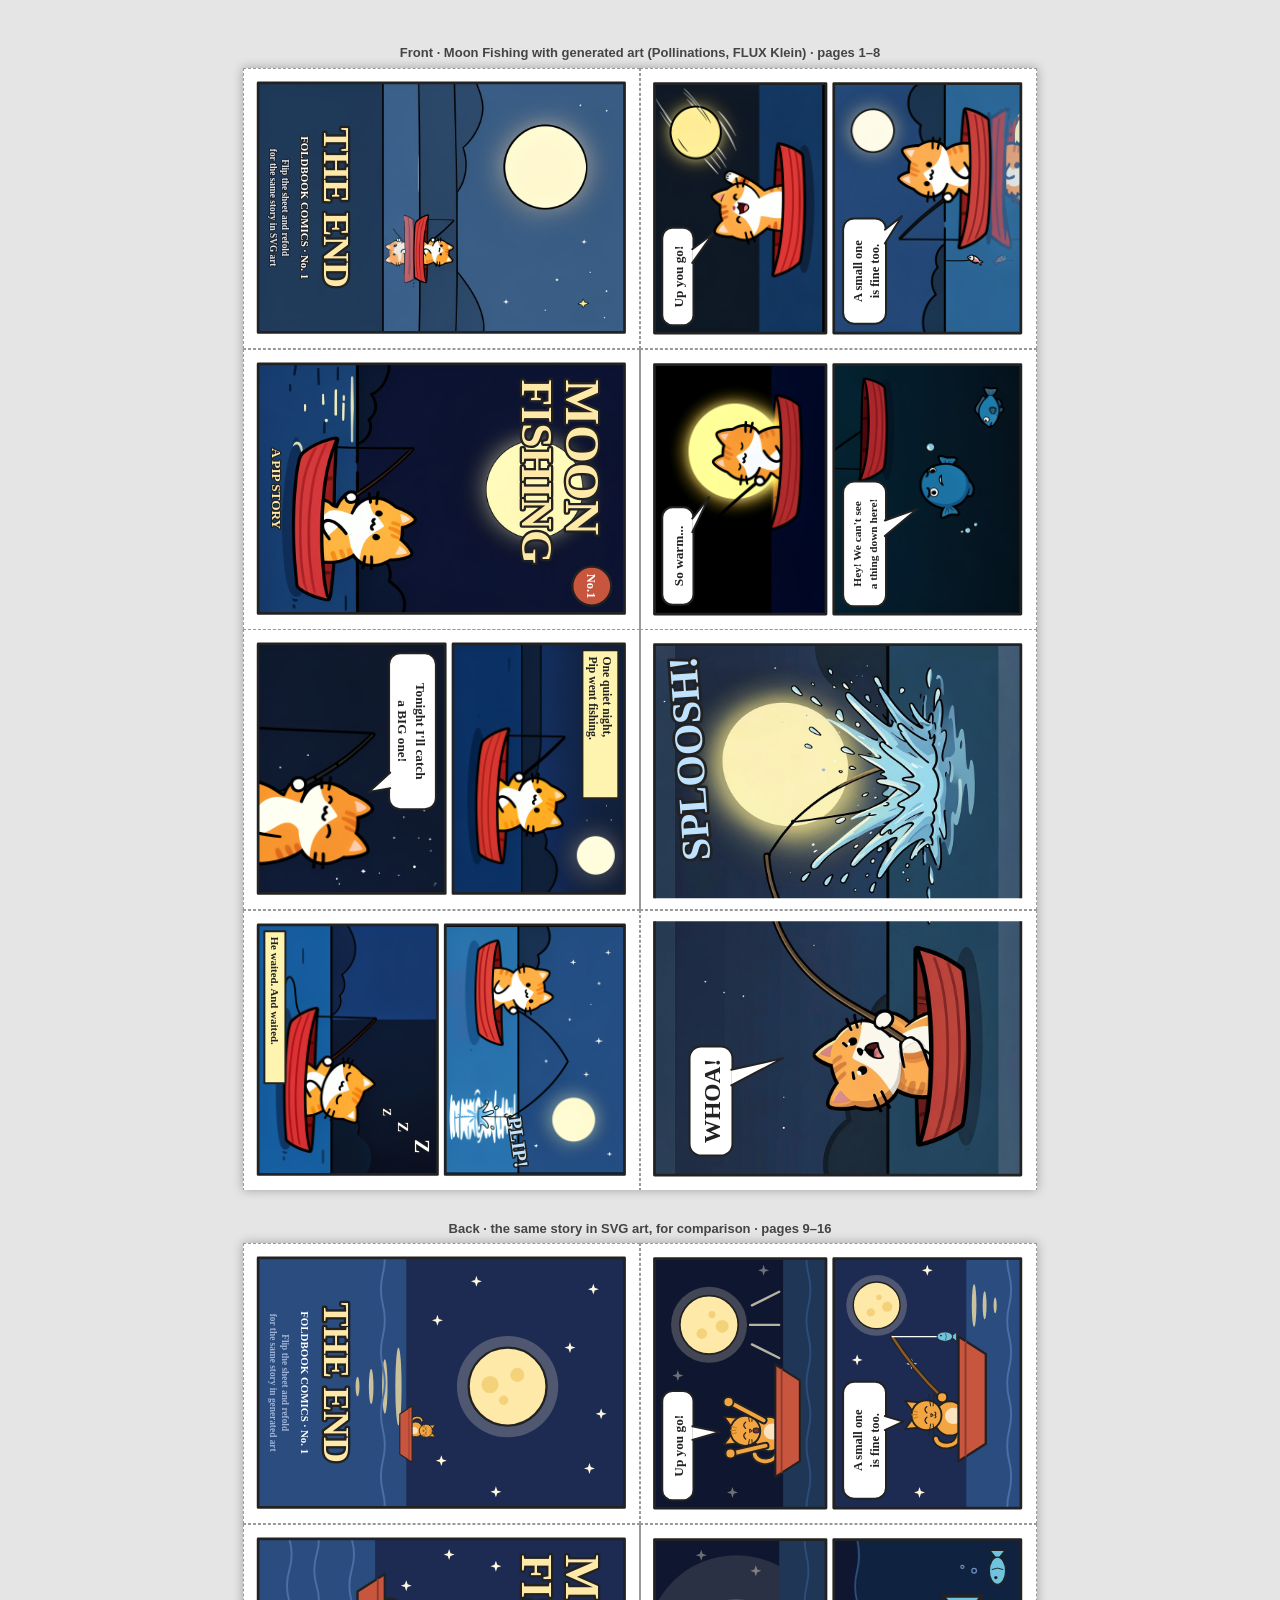
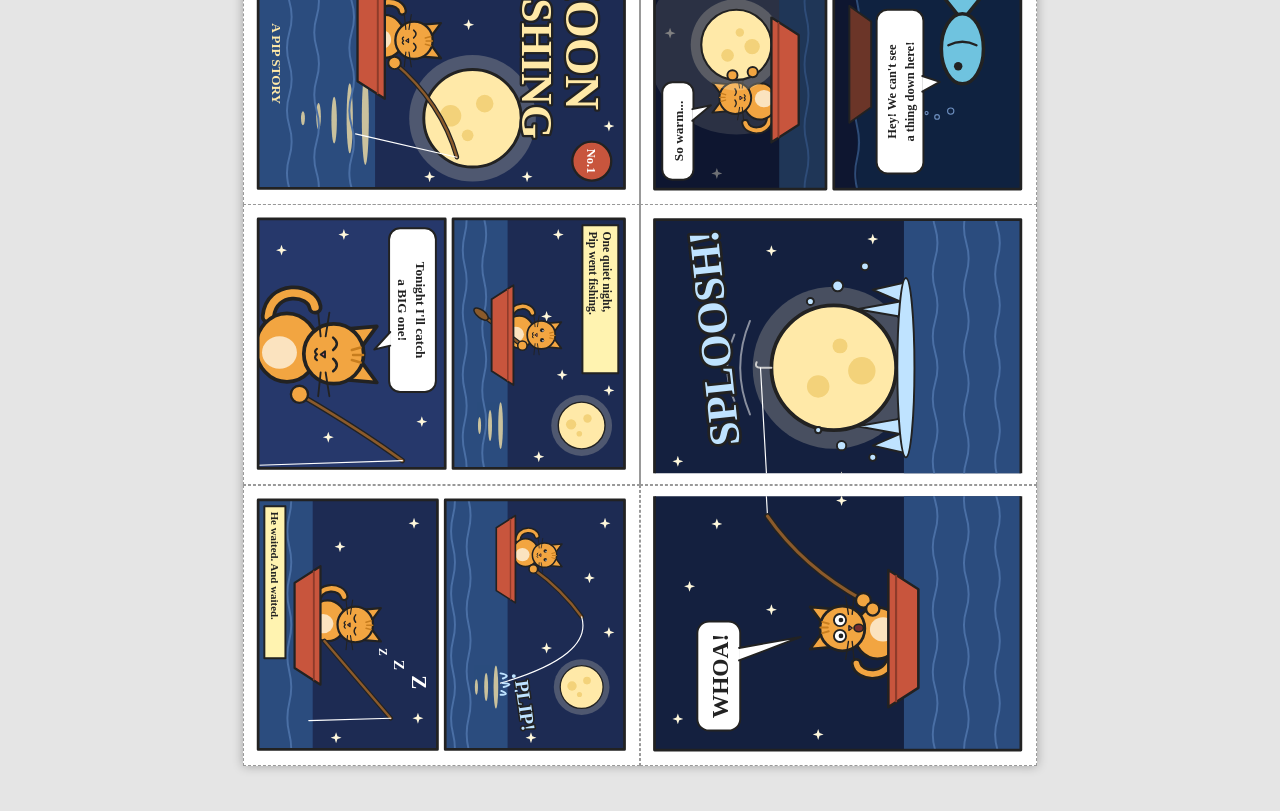
<file: comics/moon-fishing-art.html>
<!DOCTYPE html>
<html lang="en">
<head>
<meta charset="utf-8">
<title>Moon Fishing: Generated vs SVG</title>
<link rel="stylesheet" href="../layout.css">
<style>
  /* Screen-only chrome, same look as the editor. The printed geometry
     (grid, rotation, fold/cut lines) comes entirely from layout.css. */
  body {
    background: #e5e5e5;
    padding: 12mm;
    display: flex;
    flex-direction: column;
    align-items: center;
    gap: 8mm;
    font-family: sans-serif;
  }

  .sheet {
    background: #fff;
    box-shadow: 0 0 10px rgba(0, 0, 0, 0.3);
  }

  .sheet-group {
    display: flex;
    flex-direction: column;
    align-items: center;
    gap: 2mm;
  }

  .sheet-label {
    font-size: 13px;
    font-weight: bold;
    color: #444;
  }

  .cell-inner {
    padding: 3mm;
  }

  /* Every page is drawn in a 660x960 box, close to the 68.25 x 99 mm
     area left inside the 3mm padding. */
  .page {
    flex: 1 1 auto;
    min-height: 0;
    width: 100%;
  }

  @media print {
    body {
      background: #fff;
      padding: 0;
      display: block;
    }

    .no-print {
      display: none !important;
    }

    .sheet {
      box-shadow: none;
    }
  }
</style>
</head>
<body>

<!--
  Artwork. Each page is a <g id="..."> drawn in a 660x960 box, in normal
  reading orientation; the cells below just <use> it and layout.css rotates
  it into place. Spreads (pages 4|5 and 12|13) are drawn once in a 1320x960
  box, and each of the two cells shows its half through its own viewBox.

  Text inside <use> clones doesn't inherit from the page, so every page
  group carries its own font attributes.

  Comic A (front, pages 1-8):  a-1 a-2 a-3 a-45 a-6 a-7 a-8
  Comic B (back, pages 9-16):  b-1 b-2 b-3 b-45 b-6 b-7 b-8
-->
<svg width="0" height="0" style="position:absolute" aria-hidden="true">
<defs>
  <!-- ===== Moon Fishing, generated art (pages 1-8) =====
       Pictures come from moon-fishing-art/*.jpg (Pollinations, FLUX Klein,
       one reference image for the cat); bubbles, captions and sound effects
       are drawn here on top. -->

  <!-- Page 1: front cover -->
  <g id="a-1" font-family="'Comic Sans MS', 'Comic Neue', 'Chalkboard SE', cursive" font-weight="700" stroke-linejoin="round" stroke-linecap="round">
    <svg x="10" y="10" width="640" height="940">
      <image href="moon-fishing-art/a-1.jpg" width="640" height="940" preserveAspectRatio="xMidYMid slice"/>
      <text x="40" y="150" font-size="124" fill="#ffe9a8" stroke="#222" stroke-width="12" paint-order="stroke">MOON</text>
      <text x="40" y="262" font-size="112" fill="#ffe9a8" stroke="#222" stroke-width="12" paint-order="stroke">FISHING</text>
      <circle cx="570" cy="84" r="50" fill="#c8553d" stroke="#222" stroke-width="6"/>
      <text x="570" y="96" font-size="32" text-anchor="middle" fill="#fff">No.1</text>
      <text x="320" y="905" font-size="34" text-anchor="middle" fill="#ffe9a8" stroke="#222" stroke-width="6" paint-order="stroke">A PIP STORY</text>
    </svg>
    <rect x="10" y="10" width="640" height="940" fill="none" stroke="#222" stroke-width="7"/>
  </g>

  <!-- Page 2 -->
  <g id="a-2" font-family="'Comic Sans MS', 'Comic Neue', 'Chalkboard SE', cursive" font-weight="700" stroke-linejoin="round" stroke-linecap="round">
    <svg x="10" y="10" width="640" height="440">
      <image href="moon-fishing-art/a-2-top.jpg" width="640" height="440" preserveAspectRatio="xMidYMid slice"/>
      <rect x="16" y="16" width="380" height="92" fill="#fff3b0" stroke="#222" stroke-width="5"/>
      <text x="32" y="54" font-size="30" fill="#222">One quiet night,</text>
      <text x="32" y="92" font-size="30" fill="#222">Pip went fishing.</text>
    </svg>
    <rect x="10" y="10" width="640" height="440" fill="none" stroke="#222" stroke-width="7"/>

    <svg x="10" y="470" width="640" height="480">
      <image href="moon-fishing-art/a-2-bottom.jpg" width="640" height="480" preserveAspectRatio="xMidYMid slice"/>
      <rect x="24" y="24" width="400" height="120" rx="28" fill="#fff" stroke="#222" stroke-width="5"/>
      <path d="M330 141 L380 196 L370 141" fill="#fff" stroke="#222" stroke-width="5"/>
      <text x="224" y="74" font-size="34" text-anchor="middle" fill="#222">Tonight I'll catch</text>
      <text x="224" y="122" font-size="34" text-anchor="middle" fill="#222">a BIG one!</text>
    </svg>
    <rect x="10" y="470" width="640" height="480" fill="none" stroke="#222" stroke-width="7"/>
  </g>

  <!-- Page 3 -->
  <g id="a-3" font-family="'Comic Sans MS', 'Comic Neue', 'Chalkboard SE', cursive" font-weight="700" stroke-linejoin="round" stroke-linecap="round">
    <svg x="10" y="10" width="640" height="460">
      <image href="moon-fishing-art/a-3-top.jpg" width="640" height="460" preserveAspectRatio="xMidYMid slice"/>
      <text x="560" y="290" font-size="50" text-anchor="middle" fill="#bfe3ff" stroke="#222" stroke-width="8" paint-order="stroke" transform="rotate(-8 560 290)">PLIP!</text>
    </svg>
    <rect x="10" y="10" width="640" height="460" fill="none" stroke="#222" stroke-width="7"/>

    <svg x="10" y="490" width="640" height="460">
      <image href="moon-fishing-art/a-3-bottom.jpg" width="640" height="460" preserveAspectRatio="xMidYMid slice"/>
      <g fill="#fff" stroke="#222" stroke-width="5" paint-order="stroke">
        <text x="470" y="140" font-size="30">Z</text>
        <text x="505" y="100" font-size="40">Z</text>
        <text x="550" y="58" font-size="54">Z</text>
      </g>
      <rect x="16" y="390" width="390" height="54" fill="#fff3b0" stroke="#222" stroke-width="5"/>
      <text x="30" y="427" font-size="28" fill="#222">He waited. And waited.</text>
    </svg>
    <rect x="10" y="490" width="640" height="460" fill="none" stroke="#222" stroke-width="7"/>
  </g>

  <!-- Pages 4|5: one wide panel across the spread (1320x960). -->
  <g id="a-45" font-family="'Comic Sans MS', 'Comic Neue', 'Chalkboard SE', cursive" font-weight="700" stroke-linejoin="round" stroke-linecap="round">
    <svg x="10" y="10" width="1300" height="940">
      <image href="moon-fishing-art/a-45.jpg" width="1300" height="940" preserveAspectRatio="xMidYMid slice"/>
      <rect x="50" y="90" width="280" height="110" rx="30" fill="#fff" stroke="#222" stroke-width="5"/>
      <path d="M230 197 L300 330 L270 197" fill="#fff" stroke="#222" stroke-width="5"/>
      <text x="190" y="168" font-size="60" text-anchor="middle" fill="#222">WHOA!</text>
      <text x="1010" y="125" font-size="104" text-anchor="middle" fill="#bfe3ff" stroke="#222" stroke-width="14" paint-order="stroke" transform="rotate(-4 1010 125)">SPLOOSH!</text>
    </svg>
    <rect x="10" y="10" width="1300" height="940" fill="none" stroke="#222" stroke-width="7"/>
  </g>

  <!-- Page 6 -->
  <g id="a-6" font-family="'Comic Sans MS', 'Comic Neue', 'Chalkboard SE', cursive" font-weight="700" stroke-linejoin="round" stroke-linecap="round">
    <svg x="10" y="10" width="640" height="440">
      <image href="moon-fishing-art/a-6-top.jpg" width="640" height="440" preserveAspectRatio="xMidYMid slice"/>
      <rect x="24" y="20" width="250" height="80" rx="26" fill="#fff" stroke="#222" stroke-width="5"/>
      <path d="M210 97 L300 140 L245 97" fill="#fff" stroke="#222" stroke-width="5"/>
      <text x="149" y="72" font-size="34" text-anchor="middle" fill="#222">So warm...</text>
    </svg>
    <rect x="10" y="10" width="640" height="440" fill="none" stroke="#222" stroke-width="7"/>

    <svg x="10" y="470" width="640" height="480">
      <image href="moon-fishing-art/a-6-bottom.jpg" width="640" height="480" preserveAspectRatio="xMidYMid slice"/>
      <rect x="20" y="24" width="320" height="110" rx="28" fill="#fff" stroke="#222" stroke-width="5"/>
      <path d="M200 131 L270 215 L240 131" fill="#fff" stroke="#222" stroke-width="5"/>
      <text x="180" y="70" font-size="29" text-anchor="middle" fill="#222">Hey! We can't see</text>
      <text x="180" y="112" font-size="29" text-anchor="middle" fill="#222">a thing down here!</text>
    </svg>
    <rect x="10" y="470" width="640" height="480" fill="none" stroke="#222" stroke-width="7"/>
  </g>

  <!-- Page 7 -->
  <g id="a-7" font-family="'Comic Sans MS', 'Comic Neue', 'Chalkboard SE', cursive" font-weight="700" stroke-linejoin="round" stroke-linecap="round">
    <svg x="10" y="10" width="640" height="440">
      <image href="moon-fishing-art/a-7-top.jpg" width="640" height="440" preserveAspectRatio="xMidYMid slice"/>
      <rect x="20" y="20" width="250" height="80" rx="26" fill="#fff" stroke="#222" stroke-width="5"/>
      <path d="M180 97 L255 150 L215 97" fill="#fff" stroke="#222" stroke-width="5"/>
      <text x="145" y="72" font-size="34" text-anchor="middle" fill="#222">Up you go!</text>
    </svg>
    <rect x="10" y="10" width="640" height="440" fill="none" stroke="#222" stroke-width="7"/>

    <svg x="10" y="470" width="640" height="480">
      <image href="moon-fishing-art/a-7-bottom.jpg" width="640" height="480" preserveAspectRatio="xMidYMid slice"/>
      <rect x="24" y="24" width="270" height="110" rx="28" fill="#fff" stroke="#222" stroke-width="5"/>
      <path d="M230 131 L300 175 L265 131" fill="#fff" stroke="#222" stroke-width="5"/>
      <text x="159" y="72" font-size="32" text-anchor="middle" fill="#222">A small one</text>
      <text x="159" y="116" font-size="32" text-anchor="middle" fill="#222">is fine too.</text>
    </svg>
    <rect x="10" y="470" width="640" height="480" fill="none" stroke="#222" stroke-width="7"/>
  </g>

  <!-- Page 8: back cover -->
  <g id="a-8" font-family="'Comic Sans MS', 'Comic Neue', 'Chalkboard SE', cursive" font-weight="700" stroke-linejoin="round" stroke-linecap="round">
    <svg x="10" y="10" width="640" height="940">
      <image href="moon-fishing-art/a-8.jpg" width="640" height="940" preserveAspectRatio="xMidYMid slice"/>
      <text x="320" y="770" font-size="92" text-anchor="middle" fill="#ffe9a8" stroke="#222" stroke-width="12" paint-order="stroke">THE END</text>
      <g stroke="#222" stroke-width="5" paint-order="stroke">
        <text x="320" y="830" font-size="28" text-anchor="middle" fill="#fff">FOLDBOOK COMICS · No. 1</text>
        <text x="320" y="878" font-size="24" text-anchor="middle" fill="#dbe4f5">Flip the sheet and refold</text>
        <text x="320" y="910" font-size="24" text-anchor="middle" fill="#dbe4f5">for the same story in SVG art</text>
      </g>
    </svg>
    <rect x="10" y="10" width="640" height="940" fill="none" stroke="#222" stroke-width="7"/>
  </g>

  <linearGradient id="dawn" x1="0" y1="0" x2="0" y2="1">
    <stop offset="0" stop-color="#ffd8a8"/>
    <stop offset="1" stop-color="#d6ecef"/>
  </linearGradient>

  <pattern id="rain" width="48" height="72" patternUnits="userSpaceOnUse">
    <path d="M34 2 L24 30 M12 40 L2 68" stroke="#b9cfe6" stroke-width="3.5" stroke-linecap="round" fill="none"/>
  </pattern>

  <!-- ===== Shared props ===== -->

  <g id="star">
    <path d="M0 -14 L3.5 -3.5 L14 0 L3.5 3.5 L0 14 L-3.5 3.5 L-14 0 L-3.5 -3.5 Z" fill="#fff8dc"/>
  </g>

  <!-- Radius 100 around the origin. -->
  <g id="moon">
    <circle r="130" fill="#fff6d5" opacity=".22"/>
    <circle r="100" fill="#ffe9a8" stroke="#222" stroke-width="6"/>
    <circle cx="-30" cy="-25" r="18" fill="#f3d27a"/>
    <circle cx="35" cy="10" r="12" fill="#f3d27a"/>
    <circle cx="-5" cy="45" r="22" fill="#f3d27a"/>
  </g>

  <!-- Hull 320 wide, 70 tall, origin at its top-left corner. -->
  <g id="boat" stroke="#222" stroke-width="6" stroke-linejoin="round">
    <path d="M0 0 L320 0 L275 70 L45 70 Z" fill="#c8553d"/>
    <path d="M14 18 L306 18" stroke="#8e3b2a" stroke-width="5"/>
  </g>

  <!-- Facing left, centred on the origin. -->
  <g id="fish" stroke="#222" stroke-width="5" stroke-linejoin="round">
    <path d="M40 0 L75 -28 L75 28 Z" fill="#6fc3df"/>
    <ellipse cx="0" cy="0" rx="50" ry="30" fill="#6fc3df"/>
    <circle cx="-25" cy="-6" r="6" fill="#222" stroke="none"/>
    <path d="M5 -20 Q15 0 5 20" fill="none" stroke-width="3.5"/>
  </g>

  <!-- Pip the cat, ~200x210, sitting, facing right. Face parts are separate
       so each panel picks an expression. -->
  <g id="pip" stroke="#222" stroke-width="6" stroke-linejoin="round" stroke-linecap="round">
    <path d="M50 190 C 0 185 5 120 35 115" fill="none" stroke-width="24"/>
    <path d="M50 190 C 0 185 5 120 35 115" fill="none" stroke="#f2a541" stroke-width="12"/>
    <ellipse cx="100" cy="160" rx="55" ry="50" fill="#f2a541"/>
    <ellipse cx="108" cy="172" rx="26" ry="28" fill="#fbe3bf" stroke="none"/>
    <path d="M70 62 L66 16 L104 44 Z" fill="#f2a541"/>
    <path d="M118 44 L156 16 L152 62 Z" fill="#f2a541"/>
    <circle cx="110" cy="85" r="48" fill="#f2a541"/>
    <path d="M100 42 L104 56 M112 38 L112 54 M124 42 L120 56" fill="none" stroke="#c77d1e" stroke-width="4"/>
    <path d="M106 99 L116 99 L111 106 Z" fill="#e5737a" stroke-width="3"/>
    <path d="M140 98 L178 92 M140 106 L178 110 M82 98 L44 92 M82 106 L44 110" fill="none" stroke-width="3"/>
  </g>
  <g id="pip-eyes">
    <circle cx="94" cy="82" r="7" fill="#222"/>
    <circle cx="128" cy="82" r="7" fill="#222"/>
    <circle cx="96" cy="79" r="2.5" fill="#fff"/>
    <circle cx="130" cy="79" r="2.5" fill="#fff"/>
  </g>
  <path id="pip-eyes-closed" d="M84 84 Q94 92 104 84 M118 84 Q128 92 138 84" fill="none" stroke="#222" stroke-width="4" stroke-linecap="round"/>
  <path id="pip-eyes-happy" d="M84 86 Q94 74 104 86 M118 86 Q128 74 138 86" fill="none" stroke="#222" stroke-width="4" stroke-linecap="round"/>
  <g id="pip-eyes-wide" stroke="#222" stroke-width="4">
    <circle cx="94" cy="80" r="13" fill="#fff"/>
    <circle cx="128" cy="80" r="13" fill="#fff"/>
    <circle cx="94" cy="82" r="5" fill="#222" stroke="none"/>
    <circle cx="128" cy="82" r="5" fill="#222" stroke="none"/>
  </g>
  <path id="pip-smile" d="M102 112 Q106 118 111 112 Q116 118 120 112" fill="none" stroke="#222" stroke-width="3.5" stroke-linecap="round"/>
  <ellipse id="pip-mouth-o" cx="111" cy="120" rx="8" ry="10" fill="#7a2e2e" stroke="#222" stroke-width="3.5"/>

  <!-- Bolt the robot, ~200x272, feet at y=272. Head and body take their
       colour from the <use>'s `color`, so the same drawing makes the other
       robots too. Arms are drawn per panel. -->
  <g id="bolt" stroke="#222" stroke-width="6" stroke-linejoin="round" stroke-linecap="round">
    <path d="M100 40 L100 14" fill="none"/>
    <circle cx="100" cy="10" r="10" fill="#e4572e"/>
    <rect x="70" y="238" width="24" height="26" fill="#6e757c"/>
    <rect x="106" y="238" width="24" height="26" fill="#6e757c"/>
    <rect x="58" y="258" width="44" height="14" rx="6" fill="#3d4449"/>
    <rect x="98" y="258" width="44" height="14" rx="6" fill="#3d4449"/>
    <rect x="88" y="126" width="24" height="18" fill="#6e757c"/>
    <rect x="40" y="140" width="120" height="102" rx="14" fill="currentColor"/>
    <rect x="70" y="162" width="60" height="40" rx="6" fill="#e8f1f2"/>
    <circle cx="86" cy="182" r="6" fill="#e4572e" stroke-width="3"/>
    <circle cx="114" cy="182" r="6" fill="#ffd23f" stroke-width="3"/>
    <rect x="30" y="70" width="12" height="26" rx="4" fill="#6e757c"/>
    <rect x="158" y="70" width="12" height="26" rx="4" fill="#6e757c"/>
    <rect x="40" y="40" width="120" height="90" rx="16" fill="currentColor"/>
    <rect x="55" y="56" width="90" height="52" rx="12" fill="#1c2b33"/>
  </g>
  <g id="bolt-eyes">
    <circle cx="82" cy="82" r="10" fill="#7ff0ff"/>
    <circle cx="118" cy="82" r="10" fill="#7ff0ff"/>
  </g>
  <path id="bolt-eyes-happy" d="M70 88 Q82 72 94 88 M106 88 Q118 72 130 88" fill="none" stroke="#7ff0ff" stroke-width="7" stroke-linecap="round"/>
  <path id="bolt-eyes-flat" d="M70 84 L94 84 M106 84 L130 84" fill="none" stroke="#7ff0ff" stroke-width="8" stroke-linecap="round"/>
  <g id="bolt-eyes-wide">
    <circle cx="80" cy="82" r="15" fill="#7ff0ff"/>
    <circle cx="120" cy="82" r="15" fill="#7ff0ff"/>
    <circle cx="80" cy="84" r="5" fill="#1c2b33"/>
    <circle cx="120" cy="84" r="5" fill="#1c2b33"/>
  </g>
  <!-- Drawn before #bolt so the body covers the shoulders. -->
  <g id="bolt-arms-down" fill="none" stroke-linecap="round">
    <path d="M44 158 L28 228 M156 158 L172 228" stroke="#222" stroke-width="24"/>
    <path d="M44 158 L28 228 M156 158 L172 228" stroke="#8a9199" stroke-width="12"/>
    <circle cx="28" cy="228" r="13" fill="#8a9199" stroke="#222" stroke-width="5"/>
    <circle cx="172" cy="228" r="13" fill="#8a9199" stroke="#222" stroke-width="5"/>
  </g>
  <g id="rust" fill="#b5651d">
    <circle cx="60" cy="52" r="8"/>
    <circle cx="146" cy="118" r="6"/>
    <circle cx="148" cy="200" r="10"/>
    <circle cx="60" cy="218" r="8"/>
    <circle cx="124" cy="232" r="5"/>
  </g>

  <!-- Origin at the soil line, ~70 tall. -->
  <g id="sprout" stroke="#222" stroke-width="4" stroke-linejoin="round" stroke-linecap="round">
    <path d="M0 0 Q -3 -24 0 -44" fill="none" stroke="#2f6b2f" stroke-width="6"/>
    <path d="M0 -40 C -10 -60 -40 -62 -44 -50 C -34 -34 -12 -34 0 -40 Z" fill="#5cb85c"/>
    <path d="M0 -44 C 10 -66 42 -70 46 -58 C 36 -40 12 -38 0 -44 Z" fill="#7ccf6a"/>
  </g>

  <!-- Origin at the ground, ~170 tall. Petals take the <use>'s `color`. -->
  <g id="flower" stroke="#222" stroke-width="4" stroke-linejoin="round" stroke-linecap="round">
    <path d="M0 0 Q 7 -60 0 -122" fill="none" stroke="#2f6b2f" stroke-width="6"/>
    <path d="M2 -50 C 20 -70 46 -66 50 -56 C 36 -40 16 -42 2 -50 Z" fill="#5cb85c"/>
    <path d="M-1 -30 C -20 -48 -44 -44 -48 -34 C -34 -18 -14 -22 -1 -30 Z" fill="#7ccf6a"/>
    <circle cx="0" cy="-150" r="16" fill="currentColor"/>
    <circle cx="19" cy="-136" r="16" fill="currentColor"/>
    <circle cx="12" cy="-114" r="16" fill="currentColor"/>
    <circle cx="-12" cy="-114" r="16" fill="currentColor"/>
    <circle cx="-19" cy="-136" r="16" fill="currentColor"/>
    <circle cx="0" cy="-130" r="11" fill="#ffd23f"/>
  </g>

  <!-- Tin can, origin at the bottom centre, 60x70. The lid (soil or empty)
       takes the <use>'s `color`. -->
  <g id="can" stroke="#222" stroke-width="5" stroke-linejoin="round">
    <rect x="-30" y="-70" width="60" height="70" rx="4" fill="#b0b8bf"/>
    <path d="M-30 -52 L30 -52 M-30 -18 L30 -18" fill="none" stroke-width="3"/>
    <ellipse cx="0" cy="-70" rx="30" ry="8" fill="currentColor"/>
  </g>

  <!-- A scrap heap 660 wide, origin at its bottom-left, rising to y=-150. -->
  <g id="junk" stroke="#222" stroke-width="5" stroke-linejoin="round">
    <path d="M0 0 L40 -90 L110 -130 L170 -100 L230 -150 L300 -95 L340 -40 L360 0 Z" fill="#8a9199"/>
    <circle cx="120" cy="-95" r="28" fill="#6e757c"/>
    <circle cx="120" cy="-95" r="10" fill="#cfd4d8"/>
    <rect x="200" y="-110" width="70" height="30" rx="4" fill="#a8aeb4" transform="rotate(-15 235 -95)"/>
    <path d="M300 -60 L360 -70 L370 -40 L310 -30 Z" fill="#b5651d"/>
    <circle cx="60" cy="-40" r="22" fill="#3d4449"/>
    <circle cx="60" cy="-40" r="9" fill="#8a9199"/>
    <path d="M160 -60 q 20 -30 50 -10" fill="none" stroke-width="8"/>
    <path d="M340 0 L380 -70 L440 -100 L500 -60 L560 -110 L620 -50 L660 0 Z" fill="#a8aeb4"/>
    <circle cx="450" cy="-70" r="24" fill="#6e757c"/>
    <circle cx="450" cy="-70" r="8" fill="#cfd4d8"/>
    <rect x="520" y="-80" width="60" height="44" fill="#8a9199" transform="rotate(10 550 -58)"/>
  </g>

  <!-- ===== Moon Fishing, SVG art (pages 9-16), copied from comics.html for comparison ===== -->

  <!-- Page 1: front cover -->
  <g id="b-1" font-family="'Comic Sans MS', 'Comic Neue', 'Chalkboard SE', cursive" font-weight="700" stroke-linejoin="round" stroke-linecap="round">
    <svg x="10" y="10" width="640" height="940">
      <rect width="640" height="940" fill="#1d2b53"/>
      <use href="#star" x="70" y="330"/>
      <use href="#star" x="220" y="400"/>
      <use href="#star" x="610" y="500"/>
      <use href="#star" x="120" y="560"/>
      <use href="#star" x="40" y="450"/>
      <use href="#star" x="270" y="520"/>
      <use href="#star" x="610" y="250"/>
      <use href="#star" x="480" y="40"/>
      <use href="#moon" transform="translate(460 390) scale(1.25)"/>
      <rect y="640" width="640" height="300" fill="#2b4c7e"/>
      <g fill="#ffe9a8" opacity=".75">
        <ellipse cx="460" cy="665" rx="120" ry="9"/>
        <ellipse cx="460" cy="705" rx="90" ry="8"/>
        <ellipse cx="465" cy="745" rx="60" ry="7"/>
        <ellipse cx="455" cy="785" rx="34" ry="6"/>
        <ellipse cx="460" cy="825" rx="18" ry="5"/>
      </g>
      <g fill="none" stroke="#4a6fa5" stroke-width="5">
        <path d="M0 700 q40 -12 80 0 t80 0 t80 0 t80 0 t80 0 t80 0 t80 0 t80 0"/>
        <path d="M-40 790 q40 -12 80 0 t80 0 t80 0 t80 0 t80 0 t80 0 t80 0 t80 0 t80 0"/>
        <path d="M0 860 q40 -12 80 0 t80 0 t80 0 t80 0 t80 0 t80 0 t80 0 t80 0"/>
      </g>
      <g transform="translate(150 455)">
        <use href="#pip"/><use href="#pip-eyes-happy"/><use href="#pip-smile"/>
      </g>
      <path d="M318 590 Q420 470 560 430" fill="none" stroke="#222" stroke-width="12"/>
      <path d="M318 590 Q420 470 560 430" fill="none" stroke="#8b5a2b" stroke-width="6"/>
      <path d="M560 430 L500 690" stroke="#fff" stroke-width="3"/>
      <circle cx="318" cy="590" r="16" fill="#f2a541" stroke="#222" stroke-width="5"/>
      <use href="#boat" transform="translate(90 615)"/>
      <text x="40" y="150" font-size="124" fill="#ffe9a8" stroke="#222" stroke-width="12" paint-order="stroke">MOON</text>
      <text x="40" y="262" font-size="112" fill="#ffe9a8" stroke="#222" stroke-width="12" paint-order="stroke">FISHING</text>
      <circle cx="570" cy="84" r="50" fill="#c8553d" stroke="#222" stroke-width="6"/>
      <text x="570" y="96" font-size="32" text-anchor="middle" fill="#fff">No.1</text>
      <text x="320" y="905" font-size="34" text-anchor="middle" fill="#ffe9a8">A PIP STORY</text>
    </svg>
    <rect x="10" y="10" width="640" height="940" fill="none" stroke="#222" stroke-width="7"/>
  </g>

  <!-- Page 2 -->
  <g id="b-2" font-family="'Comic Sans MS', 'Comic Neue', 'Chalkboard SE', cursive" font-weight="700" stroke-linejoin="round" stroke-linecap="round">
    <svg x="10" y="10" width="640" height="440">
      <rect width="640" height="440" fill="#1d2b53"/>
      <use href="#star" x="440" y="40"/>
      <use href="#star" x="610" y="220"/>
      <use href="#star" x="400" y="160"/>
      <use href="#star" x="40" y="170"/>
      <use href="#star" x="250" y="200"/>
      <use href="#moon" transform="translate(530 110) scale(.6)"/>
      <rect y="300" width="640" height="140" fill="#2b4c7e"/>
      <g fill="#ffe9a8" opacity=".75">
        <ellipse cx="530" cy="318" rx="60" ry="6"/>
        <ellipse cx="530" cy="345" rx="40" ry="5"/>
        <ellipse cx="530" cy="372" rx="22" ry="4"/>
      </g>
      <g fill="none" stroke="#4a6fa5" stroke-width="5">
        <path d="M0 360 q40 -10 80 0 t80 0 t80 0 t80 0 t80 0 t80 0 t80 0 t80 0"/>
        <path d="M-40 410 q40 -10 80 0 t80 0 t80 0 t80 0 t80 0 t80 0 t80 0 t80 0 t80 0"/>
      </g>
      <g transform="translate(215 150) scale(.75)">
        <use href="#pip"/><use href="#pip-eyes"/><use href="#pip-smile"/>
      </g>
      <path d="M325 262 L250 360" stroke="#222" stroke-width="12"/>
      <path d="M325 262 L250 360" stroke="#8b5a2b" stroke-width="6"/>
      <ellipse cx="244" cy="368" rx="10" ry="22" transform="rotate(38 244 368)" fill="#8b5a2b" stroke="#222" stroke-width="4"/>
      <circle cx="325" cy="262" r="12" fill="#f2a541" stroke="#222" stroke-width="4"/>
      <use href="#boat" transform="translate(170 285) scale(.8)"/>
      <rect x="16" y="16" width="380" height="92" fill="#fff3b0" stroke="#222" stroke-width="5"/>
      <text x="32" y="54" font-size="30" fill="#222">One quiet night,</text>
      <text x="32" y="92" font-size="30" fill="#222">Pip went fishing.</text>
    </svg>
    <rect x="10" y="10" width="640" height="440" fill="none" stroke="#222" stroke-width="7"/>

    <svg x="10" y="470" width="640" height="480">
      <rect width="640" height="480" fill="#26386b"/>
      <use href="#star" x="560" y="300"/>
      <use href="#star" x="40" y="260"/>
      <use href="#star" x="520" y="60"/>
      <use href="#star" x="80" y="420"/>
      <g transform="translate(170 150) scale(1.6)">
        <use href="#pip"/><use href="#pip-eyes-happy"/><use href="#pip-smile"/>
      </g>
      <path d="M450 374 Q540 220 620 110" fill="none" stroke="#222" stroke-width="14"/>
      <path d="M450 374 Q540 220 620 110" fill="none" stroke="#8b5a2b" stroke-width="7"/>
      <path d="M620 110 L632 480" stroke="#fff" stroke-width="3"/>
      <circle cx="450" cy="374" r="22" fill="#f2a541" stroke="#222" stroke-width="6"/>
      <rect x="24" y="24" width="420" height="120" rx="28" fill="#fff" stroke="#222" stroke-width="5"/>
      <path d="M290 141 L335 182 L325 141" fill="#fff" stroke="#222" stroke-width="5"/>
      <text x="234" y="74" font-size="34" text-anchor="middle" fill="#222">Tonight I'll catch</text>
      <text x="234" y="122" font-size="34" text-anchor="middle" fill="#222">a BIG one!</text>
    </svg>
    <rect x="10" y="470" width="640" height="480" fill="none" stroke="#222" stroke-width="7"/>
  </g>

  <!-- Page 3 -->
  <g id="b-3" font-family="'Comic Sans MS', 'Comic Neue', 'Chalkboard SE', cursive" font-weight="700" stroke-linejoin="round" stroke-linecap="round">
    <svg x="10" y="10" width="640" height="460">
      <rect width="640" height="460" fill="#1d2b53"/>
      <use href="#star" x="60" y="50"/>
      <use href="#star" x="200" y="90"/>
      <use href="#star" x="340" y="40"/>
      <use href="#star" x="610" y="240"/>
      <use href="#star" x="380" y="200"/>
      <use href="#moon" transform="translate(480 110) scale(.55)"/>
      <rect y="300" width="640" height="160" fill="#2b4c7e"/>
      <g fill="#ffe9a8" opacity=".75">
        <ellipse cx="480" cy="330" rx="55" ry="6"/>
        <ellipse cx="480" cy="355" rx="36" ry="5"/>
        <ellipse cx="480" cy="380" rx="20" ry="4"/>
      </g>
      <g fill="none" stroke="#4a6fa5" stroke-width="5">
        <path d="M0 400 q40 -10 80 0 t80 0 t80 0 t80 0 t80 0 t80 0 t80 0 t80 0"/>
        <path d="M-40 440 q40 -10 80 0 t80 0 t80 0 t80 0 t80 0 t80 0 t80 0 t80 0 t80 0"/>
      </g>
      <g transform="translate(70 150) scale(.65)">
        <use href="#pip"/><use href="#pip-eyes"/><use href="#pip-smile"/>
      </g>
      <path d="M177 234 Q230 160 300 110" fill="none" stroke="#222" stroke-width="12"/>
      <path d="M177 234 Q230 160 300 110" fill="none" stroke="#8b5a2b" stroke-width="6"/>
      <path d="M300 110 Q400 80 470 318" fill="none" stroke="#fff" stroke-width="3"/>
      <circle cx="177" cy="234" r="11" fill="#f2a541" stroke="#222" stroke-width="4"/>
      <use href="#boat" transform="translate(40 280) scale(.7)"/>
      <path d="M445 318 Q450 290 458 312 M470 312 Q472 280 480 310 M490 316 Q500 292 500 318" fill="none" stroke="#bfe3ff" stroke-width="5"/>
      <circle cx="452" cy="284" r="5" fill="#bfe3ff"/>
      <circle cx="490" cy="278" r="4" fill="#bfe3ff"/>
      <text x="530" y="272" font-size="50" text-anchor="middle" fill="#bfe3ff" stroke="#222" stroke-width="8" paint-order="stroke" transform="rotate(-8 530 272)">PLIP!</text>
    </svg>
    <rect x="10" y="10" width="640" height="460" fill="none" stroke="#222" stroke-width="7"/>

    <svg x="10" y="490" width="640" height="460">
      <rect width="640" height="460" fill="#1d2b53"/>
      <use href="#star" x="60" y="60"/>
      <use href="#star" x="560" y="50"/>
      <use href="#star" x="610" y="260"/>
      <use href="#star" x="120" y="250"/>
      <rect y="320" width="640" height="140" fill="#2b4c7e"/>
      <g fill="none" stroke="#4a6fa5" stroke-width="5">
        <path d="M-40 380 q40 -10 80 0 t80 0 t80 0 t80 0 t80 0 t80 0 t80 0 t80 0 t80 0"/>
      </g>
      <g transform="translate(215 130) scale(.95)">
        <use href="#pip"/><use href="#pip-eyes-closed"/><use href="#pip-smile"/>
      </g>
      <path d="M362 290 L560 120" stroke="#222" stroke-width="12"/>
      <path d="M362 290 L560 120" stroke="#8b5a2b" stroke-width="6"/>
      <path d="M560 120 L566 330" stroke="#fff" stroke-width="3"/>
      <use href="#boat" transform="translate(170 300) scale(.95)"/>
      <text x="380" y="150" font-size="30" fill="#fff">Z</text>
      <text x="410" y="112" font-size="40" fill="#fff">Z</text>
      <text x="450" y="66" font-size="54" fill="#fff">Z</text>
      <rect x="16" y="390" width="390" height="54" fill="#fff3b0" stroke="#222" stroke-width="5"/>
      <text x="30" y="427" font-size="28" fill="#222">He waited. And waited.</text>
    </svg>
    <rect x="10" y="490" width="640" height="460" fill="none" stroke="#222" stroke-width="7"/>
  </g>

  <!-- Pages 4|5: one wide panel across the spread (1320x960). -->
  <g id="b-45" font-family="'Comic Sans MS', 'Comic Neue', 'Chalkboard SE', cursive" font-weight="700" stroke-linejoin="round" stroke-linecap="round">
    <svg x="10" y="10" width="1300" height="940">
      <rect width="1300" height="940" fill="#14203f"/>
      <use href="#star" x="80" y="60"/>
      <use href="#star" x="420" y="90"/>
      <use href="#star" x="580" y="160"/>
      <use href="#star" x="640" y="480"/>
      <use href="#star" x="1220" y="300"/>
      <use href="#star" x="1250" y="560"/>
      <use href="#star" x="40" y="420"/>
      <use href="#star" x="680" y="60"/>
      <use href="#star" x="360" y="300"/>
      <use href="#moon" transform="translate(920 460) scale(1.6)"/>
      <rect y="640" width="1300" height="300" fill="#2b4c7e"/>
      <g fill="none" stroke="#4a6fa5" stroke-width="5">
        <path d="M0 720 q40 -12 80 0 t80 0 t80 0 t80 0 t80 0 t80 0 t80 0 t80 0 t80 0 t80 0 t80 0 t80 0 t80 0 t80 0 t80 0 t80 0 t80 0"/>
        <path d="M-40 800 q40 -12 80 0 t80 0 t80 0 t80 0 t80 0 t80 0 t80 0 t80 0 t80 0 t80 0 t80 0 t80 0 t80 0 t80 0 t80 0 t80 0 t80 0 t80 0"/>
        <path d="M0 880 q40 -12 80 0 t80 0 t80 0 t80 0 t80 0 t80 0 t80 0 t80 0 t80 0 t80 0 t80 0 t80 0 t80 0 t80 0 t80 0 t80 0 t80 0"/>
      </g>
      <g fill="#bfe3ff" stroke="#222" stroke-width="5">
        <path d="M700 648 L720 560 L750 630 L770 520 L790 636 Z"/>
        <path d="M1050 636 L1070 520 L1090 630 L1120 560 L1140 648 Z"/>
        <ellipse cx="920" cy="645" rx="230" ry="22"/>
        <circle cx="720" cy="480" r="12"/>
        <circle cx="1130" cy="470" r="14"/>
        <circle cx="760" cy="420" r="8"/>
        <circle cx="1090" cy="400" r="9"/>
        <circle cx="1180" cy="540" r="10"/>
        <circle cx="690" cy="560" r="9"/>
      </g>
      <g fill="none" stroke="#fff" stroke-width="5" opacity=".5">
        <path d="M800 245 Q920 195 1040 245"/>
        <path d="M835 205 Q920 168 1005 205"/>
      </g>
      <path d="M920 300 L920 272 Q920 256 934 262" fill="none" stroke="#ccc" stroke-width="5"/>
      <path d="M600 290 L920 272" stroke="#fff" stroke-width="3"/>
      <g transform="translate(180 380) scale(1.2)">
        <use href="#pip"/><use href="#pip-eyes-wide"/><use href="#pip-mouth-o"/>
      </g>
      <path d="M384 536 Q470 380 600 290" fill="none" stroke="#222" stroke-width="16"/>
      <path d="M384 536 Q470 380 600 290" fill="none" stroke="#8b5a2b" stroke-width="8"/>
      <circle cx="384" cy="536" r="19" fill="#f2a541" stroke="#222" stroke-width="6"/>
      <circle cx="362" cy="560" r="17" fill="#f2a541" stroke="#222" stroke-width="6"/>
      <use href="#boat" transform="translate(110 600) scale(1.1)"/>
      <rect x="50" y="110" width="280" height="110" rx="30" fill="#fff" stroke="#222" stroke-width="5"/>
      <path d="M230 217 L290 375 L262 217" fill="#fff" stroke="#222" stroke-width="5"/>
      <text x="190" y="188" font-size="60" text-anchor="middle" fill="#222">WHOA!</text>
      <text x="1000" y="190" font-size="110" text-anchor="middle" fill="#bfe3ff" stroke="#222" stroke-width="14" paint-order="stroke" transform="rotate(-6 1000 190)">SPLOOSH!</text>
    </svg>
    <rect x="10" y="10" width="1300" height="940" fill="none" stroke="#222" stroke-width="7"/>
  </g>

  <!-- Page 6 -->
  <g id="b-6" font-family="'Comic Sans MS', 'Comic Neue', 'Chalkboard SE', cursive" font-weight="700" stroke-linejoin="round" stroke-linecap="round">
    <svg x="10" y="10" width="640" height="440">
      <rect width="640" height="440" fill="#0e1630"/>
      <use href="#star" x="400" y="40" opacity=".4"/>
      <use href="#star" x="600" y="120" opacity=".4"/>
      <use href="#star" x="40" y="160" opacity=".4"/>
      <use href="#star" x="560" y="260" opacity=".4"/>
      <circle cx="370" cy="210" r="230" fill="#fff6d5" opacity=".12"/>
      <rect y="320" width="640" height="120" fill="#1f3657"/>
      <g fill="none" stroke="#2e4c78" stroke-width="5">
        <path d="M-40 390 q40 -10 80 0 t80 0 t80 0 t80 0 t80 0 t80 0 t80 0 t80 0 t80 0"/>
      </g>
      <g transform="translate(140 135) scale(.85)">
        <use href="#pip"/><use href="#pip-eyes-closed"/><use href="#pip-smile"/>
      </g>
      <use href="#moon" transform="translate(370 210) scale(.9)"/>
      <circle cx="292" cy="200" r="13" fill="#f2a541" stroke="#222" stroke-width="5"/>
      <circle cx="300" cy="252" r="13" fill="#f2a541" stroke="#222" stroke-width="5"/>
      <use href="#boat" transform="translate(120 300)"/>
      <rect x="24" y="20" width="250" height="80" rx="26" fill="#fff" stroke="#222" stroke-width="5"/>
      <path d="M175 97 L215 145 L205 97" fill="#fff" stroke="#222" stroke-width="5"/>
      <text x="149" y="72" font-size="34" text-anchor="middle" fill="#222">So warm...</text>
    </svg>
    <rect x="10" y="10" width="640" height="440" fill="none" stroke="#222" stroke-width="7"/>

    <svg x="10" y="470" width="640" height="480">
      <rect width="640" height="480" fill="#0f2240"/>
      <rect width="640" height="60" fill="#0e1630"/>
      <path d="M0 60 q40 -10 80 0 t80 0 t80 0 t80 0 t80 0 t80 0 t80 0 t80 0" fill="none" stroke="#2e4c78" stroke-width="5"/>
      <path d="M170 40 L470 40 L430 96 L210 96 Z" fill="#6b3528" stroke="#222" stroke-width="5"/>
      <g fill="none" stroke="#6d8fbf" stroke-width="3">
        <circle cx="200" cy="300" r="8"/>
        <circle cx="185" cy="265" r="6"/>
        <circle cx="195" cy="238" r="4"/>
        <circle cx="560" cy="360" r="6"/>
        <circle cx="570" cy="330" r="4"/>
      </g>
      <use href="#fish" transform="translate(360 330) scale(1.8)"/>
      <use href="#fish" transform="translate(560 420) scale(.7)"/>
      <rect x="40" y="110" width="420" height="120" rx="28" fill="#fff" stroke="#222" stroke-width="5"/>
      <path d="M250 227 L275 272 L290 227" fill="#fff" stroke="#222" stroke-width="5"/>
      <text x="250" y="160" font-size="32" text-anchor="middle" fill="#222">Hey! We can't see</text>
      <text x="250" y="206" font-size="32" text-anchor="middle" fill="#222">a thing down here!</text>
    </svg>
    <rect x="10" y="470" width="640" height="480" fill="none" stroke="#222" stroke-width="7"/>
  </g>

  <!-- Page 7 -->
  <g id="b-7" font-family="'Comic Sans MS', 'Comic Neue', 'Chalkboard SE', cursive" font-weight="700" stroke-linejoin="round" stroke-linecap="round">
    <svg x="10" y="10" width="640" height="440">
      <rect width="640" height="440" fill="#0e1630"/>
      <use href="#star" x="340" y="60" opacity=".4"/>
      <use href="#star" x="610" y="280" opacity=".4"/>
      <use href="#star" x="40" y="200" opacity=".4"/>
      <rect y="330" width="640" height="110" fill="#1f3657"/>
      <g fill="none" stroke="#2e4c78" stroke-width="5">
        <path d="M-40 395 q40 -10 80 0 t80 0 t80 0 t80 0 t80 0 t80 0 t80 0 t80 0 t80 0"/>
      </g>
      <use href="#moon" transform="translate(470 140) scale(.75)"/>
      <path d="M420 250 L385 320 M470 245 L470 320 M520 250 L555 320" fill="none" stroke="#fff6d5" stroke-width="6" opacity=".7"/>
      <g transform="translate(110 165) scale(.8)">
        <use href="#pip"/><use href="#pip-eyes-happy"/><use href="#pip-mouth-o"/>
      </g>
      <path d="M160 285 L140 200 M225 280 L270 195" fill="none" stroke="#222" stroke-width="20"/>
      <path d="M160 285 L140 200 M225 280 L270 195" fill="none" stroke="#f2a541" stroke-width="10"/>
      <circle cx="140" cy="195" r="13" fill="#f2a541" stroke="#222" stroke-width="5"/>
      <circle cx="272" cy="190" r="13" fill="#f2a541" stroke="#222" stroke-width="5"/>
      <use href="#boat" transform="translate(80 310) scale(.9)"/>
      <rect x="20" y="20" width="280" height="80" rx="26" fill="#fff" stroke="#222" stroke-width="5"/>
      <path d="M175 97 L195 168 L210 97" fill="#fff" stroke="#222" stroke-width="5"/>
      <text x="160" y="72" font-size="34" text-anchor="middle" fill="#222">Up you go!</text>
    </svg>
    <rect x="10" y="10" width="640" height="440" fill="none" stroke="#222" stroke-width="7"/>

    <svg x="10" y="470" width="640" height="480">
      <rect width="640" height="480" fill="#1d2b53"/>
      <use href="#star" x="380" y="60"/>
      <use href="#star" x="610" y="240"/>
      <use href="#star" x="370" y="200"/>
      <use href="#star" x="40" y="220"/>
      <use href="#moon" transform="translate(520 110) scale(.6)"/>
      <rect y="340" width="640" height="140" fill="#2b4c7e"/>
      <g fill="#ffe9a8" opacity=".75">
        <ellipse cx="520" cy="360" rx="55" ry="6"/>
        <ellipse cx="520" cy="387" rx="36" ry="5"/>
        <ellipse cx="520" cy="414" rx="20" ry="4"/>
      </g>
      <g fill="none" stroke="#4a6fa5" stroke-width="5">
        <path d="M-40 450 q40 -10 80 0 t80 0 t80 0 t80 0 t80 0 t80 0 t80 0 t80 0 t80 0"/>
      </g>
      <g transform="translate(150 170) scale(.8)">
        <use href="#pip"/><use href="#pip-eyes-happy"/><use href="#pip-smile"/>
      </g>
      <path d="M284 278 Q360 200 440 150" fill="none" stroke="#222" stroke-width="12"/>
      <path d="M284 278 Q360 200 440 150" fill="none" stroke="#8b5a2b" stroke-width="6"/>
      <path d="M440 150 L440 265" stroke="#fff" stroke-width="3"/>
      <use href="#fish" transform="translate(440 285) rotate(90) scale(.4)"/>
      <circle cx="284" cy="278" r="13" fill="#f2a541" stroke="#222" stroke-width="5"/>
      <use href="#boat" transform="translate(120 320)"/>
      <rect x="24" y="24" width="300" height="110" rx="28" fill="#fff" stroke="#222" stroke-width="5"/>
      <path d="M200 131 L222 178 L236 131" fill="#fff" stroke="#222" stroke-width="5"/>
      <text x="174" y="72" font-size="32" text-anchor="middle" fill="#222">A small one</text>
      <text x="174" y="116" font-size="32" text-anchor="middle" fill="#222">is fine too.</text>
    </svg>
    <rect x="10" y="470" width="640" height="480" fill="none" stroke="#222" stroke-width="7"/>
  </g>

  <!-- Page 8: back cover -->
  <g id="b-8" font-family="'Comic Sans MS', 'Comic Neue', 'Chalkboard SE', cursive" font-weight="700" stroke-linejoin="round" stroke-linecap="round">
    <svg x="10" y="10" width="640" height="940">
      <rect width="640" height="940" fill="#1d2b53"/>
      <use href="#star" x="80" y="80"/>
      <use href="#star" x="230" y="140"/>
      <use href="#star" x="540" y="90"/>
      <use href="#star" x="600" y="330"/>
      <use href="#star" x="60" y="380"/>
      <use href="#star" x="160" y="480"/>
      <use href="#star" x="520" y="470"/>
      <use href="#star" x="400" y="60"/>
      <use href="#moon" transform="translate(330 300)"/>
      <rect y="560" width="640" height="380" fill="#2b4c7e"/>
      <g fill="#ffe9a8" opacity=".75">
        <ellipse cx="330" cy="580" rx="100" ry="8"/>
        <ellipse cx="330" cy="615" rx="70" ry="7"/>
        <ellipse cx="330" cy="650" rx="45" ry="6"/>
        <ellipse cx="330" cy="685" rx="25" ry="5"/>
      </g>
      <g fill="none" stroke="#4a6fa5" stroke-width="5">
        <path d="M-40 620 q40 -10 80 0 t80 0 t80 0 t80 0 t80 0 t80 0 t80 0 t80 0 t80 0"/>
      </g>
      <g transform="translate(405 480) scale(.35)">
        <use href="#pip"/><use href="#pip-eyes-closed"/>
      </g>
      <use href="#boat" transform="translate(380 545) scale(.45)"/>
      <text x="320" y="770" font-size="92" text-anchor="middle" fill="#ffe9a8" stroke="#222" stroke-width="12" paint-order="stroke">THE END</text>
      <text x="320" y="830" font-size="28" text-anchor="middle" fill="#fff">FOLDBOOK COMICS · No. 1</text>
      <text x="320" y="878" font-size="24" text-anchor="middle" fill="#9fb3d9">Flip the sheet and refold</text>
      <text x="320" y="910" font-size="24" text-anchor="middle" fill="#9fb3d9">for the same story in generated art</text>
    </svg>
    <rect x="10" y="10" width="640" height="940" fill="none" stroke="#222" stroke-width="7"/>
  </g>

  
</defs>
</svg>

<!-- Cell order and page numbers match index.html:
     front A1..D2 = 8 7 1 6 2 5 3 4, back = the same + 8. -->
<div class="sheet-group front">
  <div class="sheet-label no-print">Front · Moon Fishing with generated art (Pollinations, FLUX Klein) · pages 1–8</div>
  <div class="sheet">
    <div class="cell col-1"><div class="cell-inner"><svg class="page" viewBox="0 0 660 960"><use href="#a-8"/></svg></div></div>
    <div class="cell col-2"><div class="cell-inner"><svg class="page" viewBox="0 0 660 960"><use href="#a-7"/></svg></div></div>
    <div class="cell col-1"><div class="cell-inner"><svg class="page" viewBox="0 0 660 960"><use href="#a-1"/></svg></div></div>
    <div class="cell col-2"><div class="cell-inner"><svg class="page" viewBox="0 0 660 960"><use href="#a-6"/></svg></div></div>
    <div class="cell col-1"><div class="cell-inner"><svg class="page" viewBox="0 0 660 960"><use href="#a-2"/></svg></div></div>
    <div class="cell col-2"><div class="cell-inner"><svg class="page" viewBox="660 0 660 960"><use href="#a-45"/></svg></div></div>
    <div class="cell col-1"><div class="cell-inner"><svg class="page" viewBox="0 0 660 960"><use href="#a-3"/></svg></div></div>
    <div class="cell col-2"><div class="cell-inner"><svg class="page" viewBox="0 0 660 960"><use href="#a-45"/></svg></div></div>
  </div>
</div>

<div class="sheet-group back">
  <div class="sheet-label no-print">Back · the same story in SVG art, for comparison · pages 9–16</div>
  <div class="sheet">
    <div class="cell col-1"><div class="cell-inner"><svg class="page" viewBox="0 0 660 960"><use href="#b-8"/></svg></div></div>
    <div class="cell col-2"><div class="cell-inner"><svg class="page" viewBox="0 0 660 960"><use href="#b-7"/></svg></div></div>
    <div class="cell col-1"><div class="cell-inner"><svg class="page" viewBox="0 0 660 960"><use href="#b-1"/></svg></div></div>
    <div class="cell col-2"><div class="cell-inner"><svg class="page" viewBox="0 0 660 960"><use href="#b-6"/></svg></div></div>
    <div class="cell col-1"><div class="cell-inner"><svg class="page" viewBox="0 0 660 960"><use href="#b-2"/></svg></div></div>
    <div class="cell col-2"><div class="cell-inner"><svg class="page" viewBox="660 0 660 960"><use href="#b-45"/></svg></div></div>
    <div class="cell col-1"><div class="cell-inner"><svg class="page" viewBox="0 0 660 960"><use href="#b-3"/></svg></div></div>
    <div class="cell col-2"><div class="cell-inner"><svg class="page" viewBox="0 0 660 960"><use href="#b-45"/></svg></div></div>
  </div>
</div>

</body>
</html>
</file>
<file: layout.css>
/*
 * Shared print layout for foldbook (web/index.html). Single source of truth
 * for the 2x4 A4 grid and the per-column text rotation.
 */

@page {
  size: A4 portrait;
  margin: 0;
}

/* Two-sided printing: the front sheet (pages 1-8) and back sheet (pages
   9-16) must land on separate physical print pages so a duplex printer puts
   them on opposite sides of the same sheet of paper. */
@media print {
  .sheet-group.back {
    break-before: page;
  }
}

*,
*::before,
*::after {
  box-sizing: border-box;
}

html,
body {
  margin: 0;
  padding: 0;
  print-color-adjust: exact;
  -webkit-print-color-adjust: exact;
}

.sheet {
  width: 210mm;
  height: 297mm;
  display: grid;
  grid-template-columns: 105mm 105mm;
  grid-template-rows: repeat(4, 74.25mm);
  overflow: hidden;
}

.cell {
  position: relative;
  width: 105mm;
  height: 74.25mm;
  overflow: hidden;
  border: 0.2mm dashed #999;
  /* Print fix: .cell-inner is laid out unrotated (74.25 x 105mm) and only
     then rotated, so in the bottom row (D) its untransformed box sticks
     ~15mm past the bottom of the A4 page. Chrome's print fragmentation works
     on that untransformed box and splits it at the page edge, so long text on
     pages 3/4 (11/12) came out shifted, clipped and overlapping in the PDF.
     Containment makes each cell monolithic, so nothing inside gets split. */
  contain: strict;
}

/* The sheet is folded along every grid line except one: a physical cut runs
   along the middle of the vertical line between the two columns, but only
   across the two middle rows (B, C) — i.e. between B1|B2 and C1|C2. DOM
   order within .sheet is A1,A2,B1,B2,C1,C2,D1,D2, so those are children
   3-6. Everywhere else (including the rest of that same vertical line, in
   rows A and D) stays a dashed fold line. */
.sheet .cell:nth-child(3),
.sheet .cell:nth-child(5) {
  border-right-style: solid;
}

.sheet .cell:nth-child(4),
.sheet .cell:nth-child(6) {
  border-left-style: solid;
}

.cell-inner {
  position: absolute;
  top: 50%;
  left: 50%;
  width: 74.25mm;
  height: 105mm;
  display: flex;
  flex-direction: column;
  transform-origin: center center;
}

.col-1 .cell-inner {
  transform: translate(-50%, -50%) rotate(90deg);
}

.col-2 .cell-inner {
  transform: translate(-50%, -50%) rotate(270deg);
}

.cell-label {
  flex: 0 0 auto;
  font-weight: bold;
  font-size: 3.2mm;
  color: #666;
  text-align: center;
  padding: 0 2mm 5mm 2mm;
}

.cell-content {
  flex: 1 1 auto;
  font-family: Georgia, "Times New Roman", serif;
  font-size: 2.6mm;
  line-height: 1.3;
  padding: 2mm 5mm 3mm 5mm;
  overflow: hidden;
  white-space: pre-wrap;
  overflow-wrap: anywhere;
  margin: 0;
  border: none;
  outline: none;
  resize: none;
  background: transparent;
  color: inherit;
  width: 100%;
}

/* Block elements produced by the markdown-lite renderer (bold/italic/lists). */
.cell-content p {
  margin: 0 0 2mm 0;
}

.cell-content ul,
.cell-content ol {
  margin: 0 0 2mm 0;
  padding-left: 4mm;
}

.cell-content li {
  margin: 0;
}

.cell-content p:last-child,
.cell-content ul:last-child,
.cell-content ol:last-child {
  margin-bottom: 0;
}

/* Text colors: {red}text{/red} in the page markdown (see web/app.js).
   Dark enough to stay readable in print, distinct enough to tell apart. */
.ink-red { color: #d32f2f; }
.ink-orange { color: #e8710a; }
.ink-yellow { color: #c79100; }
.ink-green { color: #2e7d32; }
.ink-blue { color: #1565c0; }
.ink-purple { color: #7b1fa2; }
.ink-pink { color: #d81b60; }
.ink-gray { color: #808080; }

/* Pipe tables (| a | b |). */
.cell-content .md-table {
  border-collapse: collapse;
  width: 100%;
  margin: 0 0 2mm 0;
  white-space: normal;
}

.cell-content .md-table th,
.cell-content .md-table td {
  border: 0.2mm solid #999;
  padding: 0.5mm 1mm;
  height: 1.5em;
  text-align: left;
  vertical-align: top;
  /* The page sets overflow-wrap:anywhere, which also lets the table
     algorithm squeeze a column down to one letter ("Na|me"). break-word
     wraps between words first and splits a word only if it alone is
     wider than the page. */
  overflow-wrap: break-word;
}

.cell-content .md-table th {
  background: #eee;
  font-weight: bold;
}

/* A picture on a line of its own: page width at most, and in the page's
   flex column it shrinks (keeping its proportions) rather than overflow. */
.cell-content .md-img {
  display: block;
  flex: 0 1 auto;
  min-height: 0;
  max-width: 100%;
  max-height: 100%;
  object-fit: contain;
  margin: 0 auto 2mm auto;
}

.cell-content .md-table:last-child,
.cell-content .md-img:last-child {
  margin-bottom: 0;
}

/* A "---" divider splits a cell into a CSS grid of equal-height, bordered
   rows — the exact same technique used to divide the sheet into its 8
   pages (.sheet is display:grid with grid-auto-rows/grid-template-rows;
   .cell gets a dashed border). Used by the Week template (one row per
   day), but works in any cell. */
.cell-content .row-grid {
  display: grid;
  grid-auto-rows: 1fr;
  width: 100%;
  flex: 1 1 auto;
  min-height: 0;
}

.cell-content .row-cell {
  border: 0.2mm dashed #999;
  overflow: hidden;
  display: flex;
  flex-direction: column;
  align-items: center;
  justify-content: center;
}

.cell-content .row-cell p,
.cell-content .row-cell ul,
.cell-content .row-cell ol {
  margin: 0;
}

/* Page presets ({{grid}}, {{calendar 2026-11}}, ... — see web/app.js). A
   preset fills whatever height is left below the page's text: the rendered
   page (.cell-print) is a flex column. */
.cell-content .preset {
  flex: 1 1 auto;
  min-height: 0;
  overflow: hidden;
  white-space: normal;
}

.cell-content p + .preset,
.cell-content ul + .preset,
.cell-content ol + .preset {
  margin-top: 1mm;
}

.cell-content .preset-svg {
  display: block;
  width: 100%;
  height: 100%;
}

/* Calendar: a title, then a 7-column grid whose day rows share the
   remaining height. */
.cell-content .preset-calendar {
  display: flex;
  flex-direction: column;
}

.cell-content .cal-title {
  flex: 0 0 auto;
  font-weight: bold;
  font-size: 3.4mm;
  text-align: center;
  margin-bottom: 2mm;
}

.cell-content .cal-grid {
  flex: 1 1 auto;
  min-height: 0;
  display: grid;
  grid-template-columns: repeat(7, 1fr);
  border-top: 0.2mm solid #999;
  border-left: 0.2mm solid #999;
}

.cell-content .cal-head,
.cell-content .cal-day {
  border-right: 0.2mm solid #999;
  border-bottom: 0.2mm solid #999;
  padding: 0.6mm 0.8mm;
  font-size: 2.2mm;
  line-height: 1;
}

.cell-content .cal-head {
  text-align: center;
  font-weight: bold;
  background: #eee;
}

.cell-content .cal-weekend {
  color: #b03030;
}

.cell-content .cal-empty {
  background: #f6f6f6;
}

/* A month (title + grid) is itself a flex column; the 3-month and year
   views stack or tile several of them. */
.cell-content .cal-month {
  flex: 1 1 0;
  min-height: 0;
  display: flex;
  flex-direction: column;
}

.cell-content .cal-months {
  flex: 1 1 auto;
  min-height: 0;
  display: flex;
  flex-direction: column;
  gap: 2.5mm;
}

.cell-content .cal-view-3months .cal-title {
  font-size: 2.8mm;
  margin-bottom: 1mm;
}

.cell-content .cal-view-3months .cal-head,
.cell-content .cal-view-3months .cal-day {
  font-size: 2mm;
  padding: 0.3mm 0.6mm;
}

/* Year: 12 small months, 3 x 4, without cell borders. */
.cell-content .cal-year {
  flex: 1 1 auto;
  min-height: 0;
  display: grid;
  grid-template-columns: repeat(3, 1fr);
  grid-template-rows: repeat(4, 1fr);
  gap: 2mm 3mm;
}

.cell-content .cal-view-year .cal-month .cal-title {
  font-size: 2.3mm;
  margin-bottom: 0.6mm;
}

.cell-content .cal-view-year .cal-grid {
  border: none;
}

.cell-content .cal-view-year .cal-head,
.cell-content .cal-view-year .cal-day {
  border: none;
  background: none;
  padding: 0;
  font-size: 1.75mm;
  text-align: center;
  display: flex;
  align-items: center;
  justify-content: center;
}

.cell-content .cal-view-year .cal-head {
  font-weight: bold;
}

/* Week: one row per day to write in. */
.cell-content .cal-week {
  flex: 1 1 auto;
  min-height: 0;
  display: grid;
  grid-template-rows: repeat(7, 1fr);
  border-top: 0.2mm solid #999;
}

.cell-content .cal-wday {
  border-bottom: 0.2mm solid #999;
  padding: 0.8mm 0.5mm;
  font-size: 2.5mm;
  font-weight: bold;
  line-height: 1;
}

/* Checklist: fixed 7mm rows; auto-fill creates only as many tracks as fit
   whole, the surplus rows go into 0-height implicit tracks and are
   clipped, so the page never ends on a half-cut row. */
.cell-content .preset-checklist {
  display: grid;
  grid-template-rows: repeat(auto-fill, 7mm);
  grid-auto-rows: 0;
}

.cell-content .check-row {
  overflow: hidden;
}

.cell-content .check-line {
  height: 7mm;
  display: flex;
  align-items: flex-end;
  padding-bottom: 1mm;
  border-bottom: 0.2mm solid #a5a5a5;
}

.cell-content .check-box {
  width: 3.4mm;
  height: 3.4mm;
  border: 0.3mm solid #555;
  border-radius: 0.4mm;
}

/* Wheel of life: SVG in viewBox units (~0.2mm each at full page width). */
.cell-content .preset-wheel text {
  font-family: Georgia, "Times New Roman", serif;
  font-size: 10px;
  fill: #222;
}

/* Mandala to color: its title (with the seed), then the drawing. */
.cell-content .preset-mandala {
  display: flex;
  flex-direction: column;
}

.cell-content .mandala-title {
  flex: 0 0 auto;
  font-weight: bold;
  font-size: 3.4mm;
  text-align: center;
  margin-bottom: 2mm;
}

.cell-content .preset-mandala .preset-svg {
  flex: 1 1 auto;
  min-height: 0;
  height: auto;
}

/* Sudoku: a title (level, seed), then the puzzles in one SVG, 10 units a
   cell. */
.cell-content .preset-sudoku {
  display: flex;
  flex-direction: column;
}

.cell-content .sudoku-title {
  flex: 0 0 auto;
  font-weight: bold;
  font-size: 3.4mm;
  text-align: center;
  margin-bottom: 2mm;
}

.cell-content .preset-sudoku .preset-svg {
  flex: 1 1 auto;
  min-height: 0;
  height: auto;
}

.cell-content .preset-sudoku text {
  font-family: Arial, Helvetica, sans-serif;
  font-size: 6.4px;
  fill: #222;
  text-anchor: middle;
  dominant-baseline: central;
}

.cell-content .preset-sudoku .sudoku-num {
  font-size: 4px;
  fill: #888;
  text-anchor: start;
  dominant-baseline: auto;
}

.cell-content .sudoku-thin {
  stroke: #9a9a9a;
  stroke-width: 0.35;
}

.cell-content .sudoku-thick {
  stroke: #222;
  stroke-width: 1;
}

/* Yatzy score sheet: a label column (with a grey scoring hint) and one
   column per player; the rows share the page height. */
.cell-content .preset-yatzy {
  display: flex;
  flex-direction: column;
}

.cell-content .yatzy-title {
  flex: 0 0 auto;
  font-weight: bold;
  font-size: 3.4mm;
  text-align: center;
  margin-bottom: 2mm;
}

.cell-content .yatzy-table {
  flex: 1 1 auto;
  width: 100%;
  border-collapse: collapse;
  table-layout: fixed;
  font-family: Arial, Helvetica, sans-serif;
  font-size: 2.3mm;
  line-height: 1.1;
}

.cell-content .yatzy-label-col {
  width: 34%;
}

.cell-content .yatzy-table th,
.cell-content .yatzy-table td {
  border: 0.2mm solid #999;
  padding: 0 0.8mm;
  text-align: left;
  font-weight: normal;
  vertical-align: middle;
}

.cell-content .yatzy-hint {
  display: block;
  font-size: 1.6mm;
  color: #999;
}

.cell-content .yatzy-names th {
  height: 6mm;
  color: #666;
}

.cell-content .yatzy-sum th,
.cell-content .yatzy-sum td {
  background: #f0f0f0;
}

.cell-content .yatzy-total th,
.cell-content .yatzy-total td {
  background: #e4e4e4;
  font-weight: bold;
  border-top: 0.4mm solid #444;
}

/* Shared titles of the newer presets. */
.cell-content .eis-title,
.cell-content .jr-title,
.cell-content .maze-title,
.cell-content .exp-title {
  flex: 0 0 auto;
  font-weight: bold;
  font-size: 3.4mm;
  text-align: center;
  margin-bottom: 2mm;
}

/* Eisenhower matrix: axis labels on top and on the left, 2 x 2 boxes. */
.cell-content .preset-eisenhower,
.cell-content .preset-journal,
.cell-content .preset-maze,
.cell-content .preset-expenses {
  display: flex;
  flex-direction: column;
}

.cell-content .eis-grid {
  flex: 1 1 auto;
  min-height: 0;
  display: grid;
  grid-template-columns: 4.5mm 1fr 1fr;
  grid-template-rows: auto 1fr 1fr;
  gap: 1mm;
  font-family: Arial, Helvetica, sans-serif;
}

.cell-content .eis-axis {
  font-size: 2.3mm;
  font-weight: bold;
  color: #666;
  text-align: center;
  text-transform: uppercase;
  letter-spacing: 0.05em;
}

.cell-content .eis-side {
  display: flex;
  align-items: center;
  justify-content: center;
}

.cell-content .eis-side span {
  writing-mode: vertical-rl;
  transform: rotate(180deg);
}

.cell-content .eis-q {
  border: 0.3mm solid #888;
  border-radius: 1mm;
  padding: 1mm 1.2mm;
}

.cell-content .eis-q-title {
  font-size: 2.4mm;
  font-weight: bold;
}

.cell-content .eis-q1 {
  border-color: #222;
  border-width: 0.5mm;
}

/* Journal: labelled writing lines that share the page height. */
.cell-content .jr-date,
.cell-content .exp-names {
  flex: 0 0 auto;
  display: flex;
  align-items: baseline;
  gap: 2mm;
  font-family: Arial, Helvetica, sans-serif;
  font-size: 2.6mm;
  margin-bottom: 2mm;
}

.cell-content .jr-blank {
  flex: 1 1 auto;
  height: 4mm;
  border-bottom: 0.2mm solid #888;
}

.cell-content .jr-label {
  flex: 0 0 auto;
  font-family: Arial, Helvetica, sans-serif;
  font-size: 2.6mm;
  font-weight: bold;
  margin-top: 1.5mm;
}

.cell-content .jr-lines {
  display: flex;
  flex-direction: column;
}

.cell-content .jr-lines:nth-of-type(odd),
.cell-content .jr-lines {
  flex: 1 1 0;
  min-height: 0;
}

.cell-content .jr-line {
  flex: 1 1 0;
  min-height: 0;
  border-bottom: 0.2mm solid #a5a5a5;
  display: flex;
  align-items: flex-end;
  font-family: Arial, Helvetica, sans-serif;
  font-size: 2.4mm;
  color: #888;
  padding-bottom: 0.4mm;
}

.cell-content .mood-faces {
  flex: 0 0 auto;
  width: 60%;
  margin: 1.5mm auto 0;
  fill: none;
  stroke: #444;
  stroke-width: 0.4;
  stroke-linecap: round;
}

.cell-content .mood-faces .mood-eye {
  fill: #444;
  stroke: none;
}

/* Decision: the topic, then pros and cons side by side. */
.cell-content .preset-decision {
  display: flex;
  flex-direction: column;
}

.cell-content .dec-topic {
  flex: 0 0 auto;
  font-weight: bold;
  font-size: 3.4mm;
  text-align: center;
  margin-bottom: 2mm;
}

.cell-content .dec-blank-topic {
  font-size: 3mm;
}

.cell-content .dec-cols {
  flex: 1 1 auto;
  min-height: 0;
  display: grid;
  grid-template-columns: 1fr 1fr;
  gap: 3mm;
}

.cell-content .dec-col {
  display: flex;
  flex-direction: column;
  min-height: 0;
}

.cell-content .dec-head {
  flex: 0 0 auto;
  font-family: Arial, Helvetica, sans-serif;
  font-size: 2.8mm;
  font-weight: bold;
  text-align: center;
  padding-bottom: 1mm;
  border-bottom: 0.4mm solid #444;
}

.cell-content .dec-col .jr-lines {
  flex: 1 1 auto;
}

/* Mood: a month grid whose days get colored, and the color key. */
.cell-content .preset-mood .cal-day {
  color: #999;
}

.cell-content .mood-legend {
  flex: 0 0 auto;
  display: flex;
  flex-wrap: wrap;
  justify-content: center;
  gap: 1mm 2.5mm;
  margin-top: 2mm;
  font-family: Arial, Helvetica, sans-serif;
  font-size: 2.2mm;
}

.cell-content .mood-key {
  display: inline-flex;
  align-items: center;
  gap: 0.8mm;
}

.cell-content .mood-swatch {
  width: 3mm;
  height: 3mm;
  border: 0.25mm solid #555;
  border-radius: 0.5mm;
}

/* Maze: the drawing scales to the page. */
.cell-content .preset-maze .preset-svg {
  flex: 1 1 auto;
  min-height: 0;
  height: auto;
}

/* Shared expenses: the spending table takes the free height, the balance
   table and the hint sit under it. */
.cell-content .exp-names {
  flex-wrap: wrap;
  gap: 1mm 3mm;
}

.cell-content .exp-name {
  flex: 1 1 40%;
  display: flex;
  align-items: baseline;
  gap: 1mm;
}

.cell-content .exp-table {
  width: 100%;
  border-collapse: collapse;
  table-layout: fixed;
  font-family: Arial, Helvetica, sans-serif;
  font-size: 2.1mm;
  line-height: 1.1;
}

.cell-content .exp-main {
  flex: 1 1 auto;
}

.cell-content .exp-balance {
  flex: 0 0 auto;
  margin-top: 2mm;
}

.cell-content .exp-table th,
.cell-content .exp-table td {
  border: 0.2mm solid #999;
  padding: 0.3mm 0.6mm;
  text-align: center;
  font-weight: normal;
  overflow: hidden;
}

.cell-content .exp-table th {
  background: #eee;
  color: #444;
}

.cell-content .exp-balance td,
.cell-content .exp-balance th {
  height: 4.6mm;
}

.cell-content .exp-what {
  width: 34%;
}

.cell-content .exp-amount {
  width: 17%;
}

.cell-content .exp-paid {
  width: 15%;
}

.cell-content .exp-tick span {
  display: inline-block;
  width: 2.4mm;
  height: 2.4mm;
  border: 0.2mm solid #888;
  border-radius: 0.3mm;
  vertical-align: middle;
}

.cell-content .exp-hint {
  flex: 0 0 auto;
  margin-top: 1mm;
  font-family: Arial, Helvetica, sans-serif;
  font-size: 1.8mm;
  color: #888;
  line-height: 1.25;
}

/* 100 hours / 100 days tracker: Start/End fields, then a 10 x 10 grid (one
   cell per hour or day) to shade in with a pencil. The SVG uses ~mm
   viewBox units. */
.cell-content .preset-tracker {
  display: flex;
  flex-direction: column;
}

.cell-content .tracker-title {
  flex: 0 0 auto;
  font-weight: bold;
  font-size: 3.4mm;
  text-align: center;
  margin-bottom: 2mm;
}

.cell-content .tracker-fields {
  flex: 0 0 auto;
  margin-bottom: 3mm;
  font-size: 2.9mm;
  line-height: 1.6;
}

.cell-content .tracker-field {
  display: flex;
  align-items: baseline;
  gap: 2mm;
}

.cell-content .tracker-label {
  width: 13mm;
  color: #666;
}

.cell-content .tracker-value {
  font-weight: bold;
  font-variant-numeric: tabular-nums;
}

.cell-content .tracker-blank {
  flex: 1 1 auto;
  height: 4.5mm;
  border-bottom: 0.2mm solid #888;
}

.cell-content .tracker-grid {
  flex: 1 1 auto;
  min-height: 0;
  width: 100%;
}

.cell-content .tracker-cells {
  fill: none;
  stroke: #8a8a8a;
  stroke-width: 0.2;
}

.cell-content .tracker-cells .tracker-mark-outline {
  stroke: #222;
  stroke-width: 0.45;
}

.cell-content .tracker-mark-line {
  stroke: #222;
  stroke-width: 0.7;
}

/* Hints are pale enough to disappear under pencil shading. */
.cell-content .tracker-hint {
  font-family: Arial, Helvetica, sans-serif;
  font-size: 1.7px;
  fill: #a8a8a8;
  text-anchor: middle;
}

.cell-content .tracker-hint-tight {
  font-size: 1.35px;
}

.cell-content .tracker-mark {
  font-family: Arial, Helvetica, sans-serif;
  font-size: 1.5px;
  font-weight: bold;
  fill: #555;
}

.cell-content .tracker-mark-mid {
  text-anchor: middle;
}
</file>
